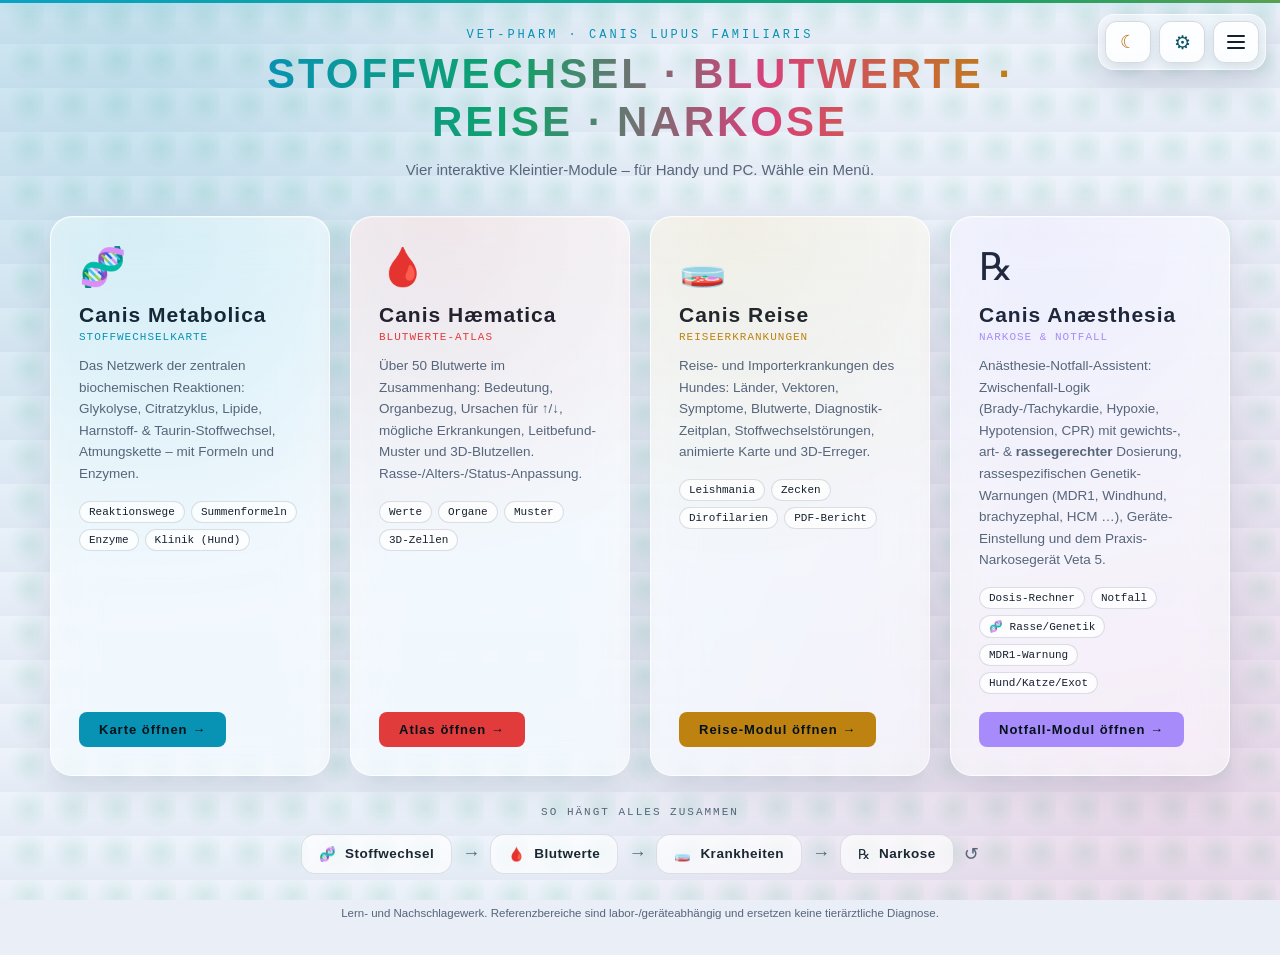
<file: index.html>
<!DOCTYPE html>
<html lang="de">
<head>
<meta charset="UTF-8">
<meta name="viewport" content="width=device-width, initial-scale=1.0, viewport-fit=cover">
<title>VET-PHARM · Canis – Stoffwechsel, Blutwerte, Reise & Narkose</title>
<meta name="description" content="Drei interaktive Module zum Hund: Canis Metabolica (Stoffwechselkarte), Canis Hæmatica (Blutwerte-Atlas) und Canis Reiseerkrankungen. Mobil und am PC.">
<meta name="theme-color" content="#0a0c10">
<meta property="og:title" content="VET-PHARM · Canis – Stoffwechsel, Blutwerte & Reiseerkrankungen">
<meta property="og:description" content="Stoffwechselkarte, Blutwerte-Atlas und Reiseerkrankungen des Hundes – interaktiv, mobil, mit 3D.">
<meta property="og:type" content="website">
<link rel="icon" href="canis-haematica/icon.svg" type="image/svg+xml">
<style>
:root{
  --bg:#0a0c10; --bg2:#121620; --panel:rgba(20,25,36,.7);
  --text:#e2e8f0; --muted:#94a3b8;
  --cyan:#00f2fe; --green:#00ff87; --red:#ff4d4d; --pink:#f35588; --amber:#ffd166;
  --font:Inter,Segoe UI,Roboto,Arial,system-ui,sans-serif;
  --tech:Segoe UI,Inter,var(--font); --mono:Cascadia Mono,Consolas,ui-monospace,monospace;
}
*{box-sizing:border-box;margin:0;padding:0}
body{background:var(--bg);color:var(--text);font-family:var(--font);min-height:100dvh;
  display:flex;flex-direction:column;align-items:center;justify-content:center;padding:28px 18px;
  background-image:
    radial-gradient(circle at 18% 20%,rgba(0,242,254,.10),transparent 42%),
    radial-gradient(circle at 82% 78%,rgba(255,77,77,.10),transparent 45%),
    linear-gradient(rgba(255,255,255,.018) 1px,transparent 1px),
    linear-gradient(90deg,rgba(255,255,255,.018) 1px,transparent 1px);
  background-size:auto,auto,44px 44px,44px 44px}
.head{text-align:center;margin-bottom:34px;max-width:760px}
.brand{font-family:var(--mono);font-size:12px;letter-spacing:3px;color:var(--cyan);text-transform:uppercase}
h1{font-family:var(--tech);font-size:clamp(26px,6vw,42px);letter-spacing:3px;margin:8px 0 12px;
  background:linear-gradient(90deg,var(--cyan),var(--green),var(--pink),var(--amber));
  -webkit-background-clip:text;background-clip:text;-webkit-text-fill-color:transparent}
.head p{color:var(--muted);font-size:15px;line-height:1.6}
.menus{display:grid;grid-template-columns:repeat(2,minmax(0,1fr));gap:20px;width:100%;max-width:1180px}
@media(min-width:1024px){.menus{grid-template-columns:repeat(4,minmax(0,1fr))}}
.tile{display:flex;flex-direction:column;text-decoration:none;color:inherit;background:var(--panel);
  border:1px solid rgba(255,255,255,.07);border-radius:18px;padding:28px;transition:.25s;position:relative;overflow:hidden}
.tile::before{content:"";position:absolute;inset:0;opacity:.10;transition:.25s;
  background:radial-gradient(circle at 30% 0%,var(--accent),transparent 60%)}
.tile:hover{transform:translateY(-4px);border-color:var(--accent);box-shadow:0 14px 40px rgba(0,0,0,.5)}
.tile:hover::before{opacity:.2}
.tile .ico{font-size:38px;margin-bottom:14px}
.tile h2{font-family:var(--tech);font-size:21px;letter-spacing:1px;margin-bottom:4px;color:#fff}
.tile .sub{font-family:var(--mono);font-size:11px;letter-spacing:1px;color:var(--accent);text-transform:uppercase;margin-bottom:12px}
.tile p{color:var(--muted);font-size:13.5px;line-height:1.6;margin-bottom:16px;position:relative}
.tile ul{list-style:none;display:flex;flex-wrap:wrap;gap:6px;margin-bottom:18px;position:relative}
.tile li{font-size:11px;font-family:var(--mono);padding:4px 9px;border-radius:14px;
  background:rgba(255,255,255,.05);border:1px solid rgba(255,255,255,.08);color:var(--text)}
.tile .go{margin-top:auto;align-self:flex-start;font-family:var(--tech);font-weight:700;font-size:13px;
  letter-spacing:1px;color:#04121a;background:var(--accent);padding:10px 20px;border-radius:8px;position:relative}
.m1{--accent:var(--cyan)} .m2{--accent:var(--red)} .m3{--accent:var(--amber)} .m4{--accent:#a78bfa}
.foot{margin-top:30px;text-align:center;color:var(--muted);font-size:11.5px;line-height:1.6;max-width:760px}
.foot a{color:var(--cyan);text-decoration:none}
.flow{margin-top:30px;width:100%;max-width:1120px;display:flex;align-items:center;justify-content:center;gap:10px;flex-wrap:wrap}
.flow-cap{width:100%;text-align:center;font-family:var(--mono);font-size:11px;letter-spacing:2px;text-transform:uppercase;color:var(--muted);margin-bottom:6px}
.flow .step{display:flex;align-items:center;gap:9px;padding:11px 17px;border-radius:14px;background:var(--panel);
  border:1px solid rgba(255,255,255,.08);text-decoration:none;color:var(--text);font-size:13.5px;transition:.22s}
.flow .step b{font-family:var(--tech);letter-spacing:.5px}
.flow .step:hover{border-color:var(--accent);transform:translateY(-2px);box-shadow:0 10px 26px rgba(0,0,0,.4)}
.flow .arrow{color:var(--muted);font-size:18px}
.flow .step.s1{--accent:var(--cyan)} .flow .step.s2{--accent:var(--red)} .flow .step.s3{--accent:var(--amber)} .flow .step.s4{--accent:#a78bfa}
@media(max-width:680px){.flow{flex-direction:column}.flow .arrow{transform:rotate(90deg)}}
@media(max-width:980px){.menus{grid-template-columns:1fr;max-width:560px}.tile{padding:22px}}
</style>
<link rel="stylesheet" href="shared/glass.css?v=9">
<script src="shared/vetpharm-ui.js?v=9"></script>
</head>
<body>
  <div class="head">
    <div class="brand">VET-PHARM · Canis lupus familiaris</div>
    <h1>STOFFWECHSEL · BLUTWERTE · REISE · NARKOSE</h1>
    <p>Vier interaktive Kleintier-Module – für Handy und PC. Wähle ein Menü.</p>
  </div>

  <div class="menus">
    <a class="tile m1" href="canis-metabolica/">
      <div class="ico">🧬</div>
      <h2>Canis Metabolica</h2>
      <div class="sub">Stoffwechselkarte</div>
      <p>Das Netzwerk der zentralen biochemischen Reaktionen: Glykolyse, Citratzyklus, Lipide, Harnstoff- &amp; Taurin-Stoffwechsel, Atmungskette – mit Formeln und Enzymen.</p>
      <ul><li>Reaktionswege</li><li>Summenformeln</li><li>Enzyme</li><li>Klinik (Hund)</li></ul>
      <span class="go">Karte öffnen →</span>
    </a>

    <a class="tile m2" href="canis-haematica/">
      <div class="ico">🩸</div>
      <h2>Canis Hæmatica</h2>
      <div class="sub">Blutwerte-Atlas</div>
      <p>Über 50 Blutwerte im Zusammenhang: Bedeutung, Organbezug, Ursachen für ↑/↓, mögliche Erkrankungen, Leitbefund-Muster und 3D-Blutzellen. Rasse-/Alters-/Status-Anpassung.</p>
      <ul><li>Werte</li><li>Organe</li><li>Muster</li><li>3D-Zellen</li></ul>
      <span class="go">Atlas öffnen →</span>
    </a>

    <a class="tile m3" href="canis-reise/">
      <div class="ico">🧫</div>
      <h2>Canis Reise</h2>
      <div class="sub">Reiseerkrankungen</div>
      <p>Reise- und Importerkrankungen des Hundes: Länder, Vektoren, Symptome, Blutwerte, Diagnostik-Zeitplan, Stoffwechselstörungen, animierte Karte und 3D-Erreger.</p>
      <ul><li>Leishmania</li><li>Zecken</li><li>Dirofilarien</li><li>PDF-Bericht</li></ul>
      <span class="go">Reise-Modul öffnen →</span>
    </a>

    <a class="tile m4" href="canis-anaesthesie/">
      <div class="ico">℞</div>
      <h2>Canis Anæsthesia</h2>
      <div class="sub">Narkose &amp; Notfall</div>
      <p>Anästhesie-Notfall-Assistent: Zwischenfall-Logik (Brady-/Tachykardie, Hypoxie, Hypotension, CPR) mit gewichts-, art- &amp; <b>rassegerechter</b> Dosierung, rassespezifischen Genetik-Warnungen (MDR1, Windhund, brachyzephal, HCM …), Geräte-Einstellung und dem Praxis-Narkosegerät Veta 5.</p>
      <ul><li>Dosis-Rechner</li><li>Notfall</li><li>🧬 Rasse/Genetik</li><li>MDR1-Warnung</li><li>Hund/Katze/Exot</li></ul>
      <span class="go">Notfall-Modul öffnen →</span>
    </a>
  </div>

  <div class="flow">
    <div class="flow-cap">So hängt alles zusammen</div>
    <a class="step s1" href="canis-metabolica/"><span>🧬</span><b>Stoffwechsel</b></a>
    <span class="arrow">→</span>
    <a class="step s2" href="canis-haematica/"><span>🩸</span><b>Blutwerte</b></a>
    <span class="arrow">→</span>
    <a class="step s3" href="canis-reise/"><span>🧫</span><b>Krankheiten</b></a>
    <span class="arrow">→</span>
    <a class="step s4" href="canis-anaesthesie/"><span>℞</span><b>Narkose</b></a>
    <span class="arrow" title="zurück zum Stoffwechsel">↺</span>
  </div>

  <div class="foot">
    Lern- und Nachschlagewerk. Referenzbereiche sind labor-/geräteabhängig und ersetzen keine tierärztliche Diagnose.
  </div>
</body>
</html>
</file>
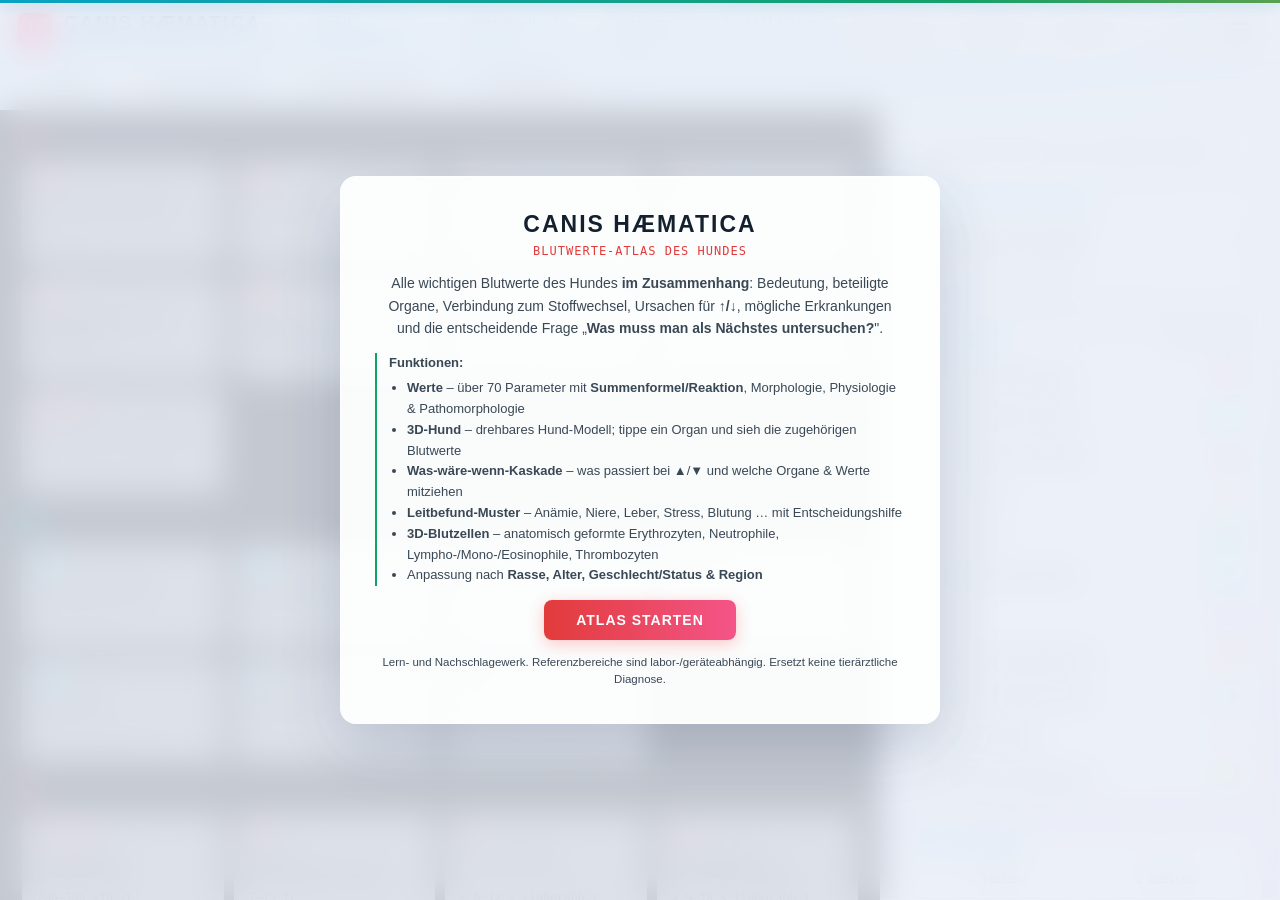
<file: canis-haematica/index.html>
<!DOCTYPE html>
<html lang="de">
<head>
<meta charset="UTF-8">
<meta name="viewport" content="width=device-width, initial-scale=1.0, viewport-fit=cover">
<title>Canis Hæmatica – Blutwerte-Atlas des Hundes</title>
<meta name="description" content="Interaktiver, mobiler Blutwerte-Atlas des Hundes: Referenzwerte, Organbezug, Stoffwechsel, ↑/↓-Ursachen, Erkrankungen, Diagnose-Muster und 3D-Blutzellen. Rasse-/Alters-/Status-Anpassung.">
<meta name="theme-color" content="#0a0c10">
<meta name="apple-mobile-web-app-capable" content="yes">
<meta name="apple-mobile-web-app-title" content="Canis Hæmatica">
<meta property="og:title" content="Canis Hæmatica – Blutwerte-Atlas Hund">
<meta property="og:description" content="Blutwerte des Hundes im Zusammenhang: Organe, Stoffwechsel, Muster, 3D-Zellen.">
<meta property="og:type" content="website">
<meta property="og:locale" content="de_DE">
<link rel="icon" href="icon.svg" type="image/svg+xml">
<link rel="manifest" href="manifest.webmanifest">
<style>
:root{
  --bg-primary:#0a0c10; --bg-secondary:#121620; --bg-tertiary:#1a1f2c;
  --bg-panel:rgba(18,22,32,.85);
  --border-color:rgba(0,242,254,.15); --border-glow:rgba(0,242,254,.4);
  --text-main:#e2e8f0; --text-muted:#94a3b8;
  --accent:#ff4d4d; --accent2:#00f2fe;
  --up:#ff8c6b; --down:#6bd3ff; --next:#00ff87;
  --font-sans:Inter,Segoe UI,Roboto,Arial,system-ui,sans-serif;
  --font-mono:Cascadia Mono,Consolas,ui-monospace,monospace;
  --font-tech:Segoe UI,Inter,var(--font-sans);
}
*{box-sizing:border-box;margin:0;padding:0}
body{background:var(--bg-primary);color:var(--text-main);font-family:var(--font-sans);
  height:100vh;overflow:hidden;display:flex;flex-direction:column}

/* Header */
header{height:60px;background:linear-gradient(90deg,#16121a,#0a0c10);
  border-bottom:1px solid var(--border-color);display:flex;align-items:center;
  justify-content:space-between;padding:0 18px;position:relative;z-index:10;
  box-shadow:0 4px 20px rgba(0,0,0,.5)}
.logo-container{display:flex;align-items:center;gap:12px;min-width:0}
.logo-icon{width:34px;height:34px;border-radius:7px;flex-shrink:0;
  background:linear-gradient(135deg,var(--accent),#f35588);
  display:flex;align-items:center;justify-content:center;font-family:var(--font-tech);
  font-weight:900;font-size:18px;color:#fff;box-shadow:0 0 15px rgba(255,77,77,.4)}
header h1{font-family:var(--font-tech);font-size:19px;font-weight:700;letter-spacing:2px;white-space:nowrap;
  background:linear-gradient(90deg,#fff,var(--text-muted));
  -webkit-background-clip:text;background-clip:text;-webkit-text-fill-color:transparent}
.subtitle{font-size:11px;color:var(--accent);font-family:var(--font-mono);
  letter-spacing:1px;text-transform:uppercase;white-space:nowrap;overflow:hidden;text-overflow:ellipsis}
.meta-info{display:flex;gap:18px;font-size:12px;font-family:var(--font-mono);color:var(--text-muted)}
.meta-item span{color:var(--accent2)}
.app-actions{display:flex;gap:8px;align-items:center}
.app-action{height:34px;border-radius:7px;border:1px solid var(--border-color);background:rgba(26,31,44,.75);
  color:var(--text-main);font-family:var(--font-mono);font-size:11px;padding:0 10px;cursor:pointer;
  display:inline-flex;align-items:center;justify-content:center;gap:6px;transition:.2s;text-decoration:none}
.app-action:hover{border-color:var(--accent2);color:#fff;box-shadow:0 0 10px rgba(0,242,254,.18)}
.app-action.alt{border-color:rgba(0,255,135,.3)}
.app-action.alt:hover{border-color:var(--next)}
@media(max-width:820px){.meta-info{display:none}}

/* Hamburger-Navigation (Modul-Wechsel) */
.hamburger{height:34px;width:40px;border-radius:7px;border:1px solid var(--border-color);
  background:rgba(26,31,44,.75);color:var(--text-main);cursor:pointer;display:inline-flex;
  flex-direction:column;align-items:center;justify-content:center;gap:4px;transition:.2s;flex-shrink:0}
.hamburger:hover{border-color:var(--accent2);box-shadow:0 0 10px rgba(0,242,254,.18)}
.hamburger span{display:block;width:18px;height:2px;background:currentColor;border-radius:2px}
.nav-overlay{position:fixed;inset:0;background:rgba(6,8,12,.72);-webkit-backdrop-filter:blur(6px);
  backdrop-filter:blur(6px);z-index:100;opacity:0;visibility:hidden;transition:.3s}
.nav-overlay.open{opacity:1;visibility:visible}
.nav-panel{position:absolute;top:0;right:0;height:100%;width:min(340px,87vw);
  background:linear-gradient(160deg,#16121a,#0a0c10);border-left:1px solid var(--border-color);
  box-shadow:-12px 0 40px rgba(0,0,0,.6);padding:22px 18px;display:flex;flex-direction:column;gap:12px;
  transform:translateX(100%);transition:transform .32s cubic-bezier(.4,0,.2,1)}
.nav-overlay.open .nav-panel{transform:translateX(0)}
.nav-head{display:flex;align-items:center;justify-content:space-between;margin-bottom:8px}
.nav-head h2{font-family:var(--font-tech);font-size:15px;letter-spacing:2px;color:#fff}
.nav-close{background:none;border:none;color:var(--text-muted);font-size:24px;cursor:pointer;line-height:1}
.nav-close:hover{color:#fff}
.nav-link{display:flex;align-items:center;gap:14px;padding:14px 16px;border-radius:12px;text-decoration:none;
  border:1px solid rgba(255,255,255,.06);background:rgba(255,255,255,.02);transition:.2s}
.nav-link:hover{border-color:var(--nl);background:rgba(255,255,255,.05);transform:translateX(-3px)}
.nav-link .nl-ic{font-size:24px;width:34px;text-align:center;flex-shrink:0}
.nav-link .nl-tt{font-family:var(--font-tech);font-size:15px;font-weight:700;color:#fff;display:block}
.nav-link .nl-sb{font-size:11.5px;color:var(--text-muted);font-family:var(--font-mono)}
.nav-link.active{border-color:var(--nl);background:rgba(255,77,77,.06)}
.nav-link.active .nl-tt{color:var(--nl)}
.nav-foot{margin-top:auto;font-size:11px;color:var(--text-muted);line-height:1.5}

/* Mode tabs */
.mode-bar{display:flex;gap:6px;align-items:center;padding:8px 16px;background:#0c0e14;
  border-bottom:1px solid rgba(255,255,255,.05);position:relative;z-index:9;overflow-x:auto}
.mode-tab{flex:0 0 auto;padding:8px 16px;border-radius:8px;border:1px solid rgba(255,255,255,.06);
  background:rgba(255,255,255,.02);color:var(--text-muted);font-size:13px;font-weight:600;cursor:pointer;
  display:flex;align-items:center;gap:7px;transition:.2s;white-space:nowrap}
.mode-tab:hover{color:#fff;border-color:rgba(255,255,255,.15)}
.mode-tab.active{color:#04121a;background:linear-gradient(90deg,var(--accent2),#00ff87);border-color:transparent;
  box-shadow:0 0 14px rgba(0,242,254,.3)}

/* Layout */
.dashboard-container{display:flex;flex:1;position:relative;height:calc(100vh - 60px - 49px);min-height:0}
.sidebar{width:400px;background:var(--bg-panel);border-right:1px solid var(--border-color);
  backdrop-filter:blur(12px);-webkit-backdrop-filter:blur(12px);display:flex;flex-direction:column;
  z-index:5;box-shadow:10px 0 30px rgba(0,0,0,.4)}
.sidebar-scroll{flex:1;overflow-y:auto;padding:18px}
.sidebar-scroll::-webkit-scrollbar{width:6px}
.sidebar-scroll::-webkit-scrollbar-thumb{background:rgba(0,242,254,.18);border-radius:3px}

.search-container{position:relative;margin-bottom:14px}
.search-input{width:100%;padding:12px 16px 12px 40px;background:var(--bg-tertiary);
  border:1px solid var(--border-color);border-radius:8px;color:#fff;font-family:var(--font-sans);
  font-size:14px;outline:none;transition:.3s}
.search-input:focus{border-color:var(--accent2);box-shadow:0 0 10px rgba(0,242,254,.25)}
.search-icon{position:absolute;left:14px;top:50%;transform:translateY(-50%);color:var(--text-muted);pointer-events:none}

.panel-card{background:rgba(26,31,44,.6);border:1px solid rgba(255,255,255,.03);
  border-radius:12px;padding:14px;margin-bottom:14px}
.panel-card h3{font-family:var(--font-tech);font-size:12.5px;color:var(--accent2);
  margin-bottom:10px;text-transform:uppercase;letter-spacing:1px;display:flex;
  align-items:center;justify-content:space-between}
.reset-link{font-family:var(--font-mono);font-size:10px;color:var(--text-muted);cursor:pointer;text-transform:none;letter-spacing:0}
.reset-link:hover{color:var(--accent2)}

.status-select{width:100%;padding:10px 12px;background:var(--bg-tertiary);border:1px solid var(--border-color);
  border-radius:8px;color:#fff;font-size:13px;outline:none;cursor:pointer}
.status-note{font-size:12px;line-height:1.55;color:var(--text-muted);margin-top:10px;
  border-left:2px solid var(--accent);padding-left:10px}

.filter-list{display:flex;flex-direction:column;gap:7px}
.filter-item{display:flex;align-items:center;justify-content:space-between;padding:8px 12px;
  background:rgba(255,255,255,.02);border:1px solid rgba(255,255,255,.03);border-radius:6px;
  cursor:pointer;font-size:13px;font-weight:500;transition:.2s}
.filter-item:hover{background:rgba(255,255,255,.05)}
.filter-item.active{border-color:var(--item-color);background:rgba(var(--item-color-rgb),.10)}
.filter-color-indicator{width:10px;height:10px;border-radius:50%;background:var(--item-color);
  box-shadow:0 0 8px var(--item-color);flex-shrink:0}
.quick-actions{display:grid;grid-template-columns:1fr 1fr;gap:8px}
.quick-actions .app-action{width:100%;height:38px}
.source-list{display:flex;flex-direction:column;gap:8px;margin-top:10px}
.source-list a{color:var(--accent2);text-decoration:none;border-bottom:1px dotted rgba(0,242,254,.35);font-size:13px}
.source-list a:hover{color:#fff}

/* Detail panel */
.detail-header{display:flex;align-items:center;gap:8px;margin-bottom:12px;flex-wrap:wrap}
.detail-badge{font-family:var(--font-mono);font-size:10px;padding:3px 8px;border-radius:5px;font-weight:700;letter-spacing:.4px}
.detail-title{font-family:var(--font-tech);font-size:18px;font-weight:700;color:#fff;line-height:1.25}
.detail-subtitle{font-family:var(--font-mono);font-size:12px;color:var(--accent2);
  margin:6px 0 12px;border-bottom:1px solid rgba(255,255,255,.05);padding-bottom:8px;line-height:1.5}
.detail-body{font-size:13.5px;line-height:1.6;color:var(--text-main)}
.detail-body p{margin-bottom:8px}
.detail-formula{background:rgba(0,0,0,.3);border-left:2px solid var(--accent2);padding:8px 12px;
  font-family:var(--font-mono);font-size:14px;margin:12px 0;border-radius:0 4px 4px 0;display:flex;flex-direction:column;gap:3px}
.detail-formula .lbl{font-size:10px;color:var(--text-muted);text-transform:uppercase}
.detail-dog-note{margin:10px 0;background:rgba(255,77,77,.06);border:1px dashed rgba(255,77,77,.3);
  border-radius:6px;padding:10px;font-size:12.5px;color:#ffc0c0;line-height:1.5}
.detail-dog-note strong{color:var(--accent)}
.detail-tox-note{margin-top:12px;background:rgba(0,255,135,.05);border:1px solid rgba(0,255,135,.25);
  border-radius:6px;padding:10px;font-size:12.5px;color:#a7f3cf;line-height:1.5}
.detail-tox-note strong{color:var(--next)}
.d-sec{margin-top:12px;border-top:1px solid rgba(255,255,255,.05);padding-top:10px}
.d-sec-h{font-family:var(--font-tech);font-size:12px;letter-spacing:.6px;color:#fff;display:block;margin-bottom:6px}
.d-sec-b{font-size:13px;line-height:1.6;color:var(--text-main)}
.d-sec ul{margin:0 0 0 18px;font-size:13px;line-height:1.55}
.d-sec ul li{margin-bottom:3px}
.d-sec.up .d-sec-h{color:var(--up)} .d-sec.down .d-sec-h{color:var(--down)} .d-sec.next .d-sec-h{color:var(--next)}
.d-sec.up ul{border-left:2px solid rgba(255,140,107,.35);padding-left:16px}
.d-sec.down ul{border-left:2px solid rgba(107,211,255,.35);padding-left:16px}
.chips-row{display:flex;flex-wrap:wrap;gap:6px}
.chip{display:inline-flex;align-items:center;padding:4px 9px;border-radius:20px;font-size:11.5px;font-weight:600;cursor:pointer;
  background:rgba(255,255,255,.04);border:1px solid var(--c,#888);color:#fff;transition:.2s;line-height:1.2}
.chip:hover{background:var(--c,#888);color:#04121a}
.chip.mini{font-size:11px;padding:3px 8px}
.chip.organ{border-color:rgba(255,255,255,.18)}
.tag{display:inline-block;padding:4px 9px;border-radius:6px;font-size:11.5px;background:rgba(255,255,255,.05);
  border:1px solid rgba(255,255,255,.08);color:var(--text-muted)}

/* Canvas / views */
.canvas-container{flex:1;position:relative;overflow:hidden;background:#08090d;min-width:0}
.grid-bg{position:absolute;inset:0;background-image:
  linear-gradient(rgba(255,77,77,.03) 1px,transparent 1px),
  linear-gradient(90deg,rgba(0,242,254,.03) 1px,transparent 1px);
  background-size:42px 42px;pointer-events:none}
#view-canvas{position:absolute;inset:0;overflow-y:auto;padding:22px;z-index:1}
#view-canvas::-webkit-scrollbar{width:8px}
#view-canvas::-webkit-scrollbar-thumb{background:rgba(255,255,255,.1);border-radius:4px}

/* Werte-Raster */
.werte-wrap{display:flex;flex-direction:column;gap:22px;max-width:1100px;margin:0 auto}
.cat-group{}
.cat-head{display:flex;align-items:center;gap:10px;font-family:var(--font-tech);font-size:14px;font-weight:700;
  color:#fff;margin-bottom:12px;letter-spacing:.5px}
.cat-head .cat-dot{width:11px;height:11px;border-radius:50%;background:var(--c);box-shadow:0 0 10px var(--c)}
.cat-head .cat-count{margin-left:auto;font-family:var(--font-mono);font-size:11px;color:var(--text-muted);
  background:rgba(255,255,255,.05);padding:2px 8px;border-radius:10px}
.card-grid{display:grid;grid-template-columns:repeat(auto-fill,minmax(168px,1fr));gap:10px}
.val-card{background:rgba(20,25,36,.7);border:1px solid rgba(255,255,255,.06);border-left:3px solid var(--c);
  border-radius:10px;padding:12px;cursor:pointer;transition:.2s;position:relative}
.val-card:hover{transform:translateY(-2px);border-color:var(--c);box-shadow:0 6px 18px rgba(0,0,0,.4),0 0 0 1px rgba(var(--c-rgb),.4)}
.val-card.sel{background:rgba(var(--c-rgb),.12);border-color:var(--c);box-shadow:0 0 0 1px var(--c)}
.vc-top{display:flex;justify-content:space-between;align-items:center;margin-bottom:6px}
.vc-abbr{font-family:var(--font-mono);font-size:14px;font-weight:700;color:var(--c)}
.vc-mod{font-size:13px;color:#ffcf6b}
.vc-name{font-size:12.5px;font-weight:600;color:var(--text-main);line-height:1.3;margin-bottom:8px;min-height:32px}
.vc-ref{font-family:var(--font-mono);font-size:11.5px;color:var(--text-muted);line-height:1.4}
.vc-unit{color:var(--c);opacity:.8}
.empty{color:var(--text-muted);text-align:center;padding:40px;font-size:14px}

/* Organ-Karte (3D-Hund) */
.organ-wrap{display:flex;flex-direction:column;gap:16px;max-width:1000px;margin:0 auto}
.organ-stage{position:relative;height:min(58vh,520px);
  background:radial-gradient(circle at 50% 42%,rgba(0,242,254,.06),rgba(255,77,77,.04) 55%,transparent 75%);
  border:1px solid rgba(255,255,255,.07);border-radius:14px;overflow:hidden;touch-action:none}
.organ-stage canvas{position:absolute;inset:0;display:block;width:100%;height:100%;cursor:grab}
.organ-stage canvas:active{cursor:grabbing}
.organ-stage.svg-mode{height:auto;padding:8px;touch-action:auto}
.organ3d-hint{position:absolute;top:10px;left:12px;z-index:3;font-family:var(--font-mono);font-size:11px;
  color:var(--text-muted);background:rgba(8,10,14,.6);padding:5px 10px;border-radius:8px;pointer-events:none;max-width:62%}
.organ3d-ctrls{position:absolute;top:8px;right:8px;z-index:3;display:flex;flex-direction:column;gap:6px;align-items:flex-end}
.o3d-btn{font-family:var(--font-mono);font-size:11px;font-weight:600;color:var(--text-main);cursor:pointer;
  background:rgba(8,10,14,.7);border:1px solid rgba(255,255,255,.14);border-radius:8px;padding:6px 10px;transition:.2s;white-space:nowrap}
.o3d-btn:hover{border-color:var(--accent2);color:#fff}
.o3d-btn.on{border-color:var(--accent2);color:#04121a;background:var(--accent2)}
.organ3d-loading{position:absolute;inset:0;display:flex;align-items:center;justify-content:center;
  color:var(--text-muted);font-size:13px}
.organ-meta{margin:12px 0;background:rgba(255,209,102,.05);border:1px solid rgba(255,209,102,.18);border-radius:10px;padding:10px 12px}
.organ-meta .organ-sub{color:#ffd166;margin-bottom:6px}
.organ-meta-b{font-size:13px;line-height:1.6;color:var(--text-main)}
.meta-link{color:var(--accent2);text-decoration:none;border-bottom:1px dotted rgba(0,242,254,.4);white-space:nowrap}
.meta-link:hover{color:#fff}
.organ-chips.links .chip{border-style:dashed}

/* Anatomie-Ansicht (interaktive Vektor-Lateralansicht) */
.organ-modebar{display:flex;gap:8px;margin-bottom:12px}
.organ-mode-btn{flex:0 0 auto;padding:8px 16px;border-radius:8px;border:1px solid rgba(255,255,255,.1);
  background:rgba(255,255,255,.02);color:var(--text-muted);font-size:13px;font-weight:600;cursor:pointer;transition:.2s}
.organ-mode-btn:hover{color:#fff;border-color:rgba(255,255,255,.2)}
.organ-mode-btn.on{color:#04121a;background:linear-gradient(90deg,var(--accent2),#00ff87);border-color:transparent;box-shadow:0 0 12px rgba(0,242,254,.3)}
.organ-stage.anat-mode{height:auto;overflow:visible;touch-action:auto;padding:6px 6px 10px}
.anat-scroll{position:relative}
#anat-svg{width:100%;height:auto;display:block}
.anat-body{fill:rgba(217,164,65,.05);stroke:rgba(0,242,254,.28);stroke-width:2}
.anat-leg{fill:rgba(217,164,65,.07);stroke:rgba(0,242,254,.14);stroke-width:1.4}
.anat-leg.far{fill:rgba(217,164,65,.035);stroke:rgba(0,242,254,.07)}
.anat-cap{fill:#9fb0c4;font-family:var(--font-mono);font-size:11px;text-anchor:middle;opacity:.65;pointer-events:none}
.anat-organ{cursor:pointer}
.anat-organ .organ-body{stroke:rgba(0,0,0,.35);stroke-width:1.4;transition:.2s;filter:url(#anat-soft)}
.anat-organ:hover .organ-body{stroke:#fff;stroke-width:2}
.anat-organ.active .organ-body{stroke:var(--oc);stroke-width:3;filter:drop-shadow(0 0 7px var(--oc))}
/* Foto-Modus: unsichtbare, antippbare Organ-Zonen über dem echten Bild */
.organ-stage.anat-photo{background:#0a0c10}
.anat-hot{fill:#fff;fill-opacity:0;stroke:rgba(255,255,255,0);pointer-events:all;filter:none}
.anat-organ:hover .anat-hot{fill:#fff;fill-opacity:.06;stroke:#fff;stroke-width:2}
.anat-organ.active .anat-hot{fill:var(--oc);fill-opacity:.14;stroke:var(--oc);stroke-width:3;filter:drop-shadow(0 0 9px var(--oc))}
/* sichtbare farbige Organ-Punkte auf dem Echtbild */
.anat-pt{cursor:pointer}
.anat-pt .pt-halo{fill:var(--oc);opacity:.16;transition:.2s}
.anat-pt .pt-dot{fill:var(--oc);stroke:#fff;stroke-width:2.5;transition:.2s;filter:drop-shadow(0 1px 2px rgba(0,0,0,.7))}
.anat-pt .pt-num{fill:#04121a;font-family:var(--font-mono);font-weight:700;text-anchor:middle;dominant-baseline:central;pointer-events:none}
.anat-pt:hover .pt-dot{stroke-width:3.5}
.anat-pt:hover .pt-halo{opacity:.34}
.anat-organ.active .pt-dot{stroke:#fff;stroke-width:4;filter:drop-shadow(0 0 11px var(--oc))}
.anat-organ.active .pt-halo{opacity:.55}
#anat-svg.badges-off .anat-pt{display:none}
.anat-badge{cursor:pointer}
.anat-badge .badge-leader{stroke:var(--oc);stroke-width:1.2;opacity:.45}
.anat-badge circle{fill:rgba(8,10,14,.92);stroke:var(--oc);stroke-width:2;transition:.2s}
.anat-badge text{fill:#fff;font-family:var(--font-mono);font-weight:700;font-size:12px;text-anchor:middle;dominant-baseline:central;pointer-events:none}
.anat-badge:hover circle{fill:var(--oc)}
.anat-badge.active circle{fill:var(--oc)}
.anat-badge.active text{fill:#04121a}
#anat-svg.badges-off .anat-badges{display:none}
.anat-flow{fill:none;stroke-width:2.5;stroke-linecap:round;opacity:.32;stroke-dasharray:2 11;animation:anatflow 1.5s linear infinite}
.anat-flow.rel{opacity:.95;stroke-width:4}
#anat-svg.flows-off #anat-flows{display:none}
@keyframes anatflow{to{stroke-dashoffset:-26}}
.anat-legend{display:grid;grid-template-columns:repeat(auto-fill,minmax(148px,1fr));gap:6px;margin-top:14px}
.anat-legend-item{display:flex;align-items:center;gap:8px;padding:7px 10px;border-radius:8px;border:1px solid rgba(255,255,255,.08);
  background:rgba(255,255,255,.02);color:var(--text-main);font-size:12.5px;cursor:pointer;text-align:left;transition:.2s;font-family:var(--font-sans)}
.anat-legend-item:hover{border-color:var(--oc);background:rgba(255,255,255,.05)}
.anat-legend-item.active{border-color:var(--oc);box-shadow:0 0 0 1px var(--oc),0 0 12px rgba(0,242,254,.15)}
.ali-num{display:inline-flex;align-items:center;justify-content:center;width:20px;height:20px;border-radius:50%;
  background:var(--oc);color:#04121a;font-weight:700;font-size:11px;font-family:var(--font-mono);flex-shrink:0}
.ali-ic{font-size:14px}
.ali-nm{overflow:hidden;text-overflow:ellipsis;white-space:nowrap}
@media(prefers-reduced-motion:reduce){.anat-flow{animation:none}}
#organ-svg{width:100%;height:auto;display:block}
.dog-body{fill:rgba(255,255,255,.04);stroke:rgba(0,242,254,.25);stroke-width:.5}
.organ-node{cursor:pointer}
.organ-node circle{fill:#1a1f2c;stroke:var(--oc,var(--accent2));stroke-width:.6;transition:.2s}
.organ-node:hover circle{fill:var(--oc,var(--accent2))}
.organ-node.active circle{fill:var(--oc,var(--accent));stroke:#fff;stroke-width:.8;filter:drop-shadow(0 0 4px var(--oc,var(--accent)))}
.organ-label{font-family:var(--font-mono);font-size:2.4px;fill:var(--text-muted);text-anchor:middle;pointer-events:none}
.organ-node.active .organ-label,.organ-node:hover .organ-label{fill:#fff;font-weight:700}
.organ-info{background:rgba(20,25,36,.7);border:1px solid rgba(255,255,255,.06);border-radius:12px;padding:16px}
.organ-title{font-family:var(--font-tech);font-size:18px;font-weight:700;color:#fff;margin-bottom:6px;display:flex;align-items:center;gap:10px;flex-wrap:wrap}
.organ-sys{font-family:var(--font-mono);font-size:10px;font-weight:700;letter-spacing:.5px;padding:3px 8px;border-radius:20px;
  color:var(--c);border:1px solid var(--c);background:rgba(255,255,255,.03);text-transform:uppercase}
.organ-desc{font-size:13.5px;line-height:1.6;color:var(--text-main);margin-bottom:12px}
.organ-sub{font-family:var(--font-tech);font-size:12px;color:var(--accent2);text-transform:uppercase;letter-spacing:1px;margin-bottom:8px}
.organ-chips{display:flex;flex-wrap:wrap;gap:7px}

/* Kaskade (Was-wäre-wenn) + neue Detail-Abschnitte */
.detail-formula.react{border-left-color:var(--next);font-size:12.5px}
.cascade{margin-top:14px;background:linear-gradient(160deg,rgba(0,242,254,.05),rgba(255,77,77,.04));
  border:1px solid rgba(255,255,255,.08);border-radius:12px;padding:13px}
.cascade-head{font-family:var(--font-tech);font-size:12.5px;color:#fff;margin-bottom:10px}
.cascade-head b{color:var(--accent2)}
.cascade-btns{display:flex;gap:8px;margin-bottom:6px}
.casc-btn{flex:1;padding:9px;border-radius:8px;border:1px solid rgba(255,255,255,.12);cursor:pointer;
  background:rgba(255,255,255,.03);color:var(--text-main);font-size:12.5px;font-weight:700;font-family:var(--font-mono);transition:.2s}
.casc-btn.up{color:var(--up)} .casc-btn.down{color:var(--down)}
.casc-btn:hover{border-color:currentColor}
.casc-btn.up.on{background:rgba(255,140,107,.16);border-color:var(--up)}
.casc-btn.down.on{background:rgba(107,211,255,.16);border-color:var(--down)}
.casc-btn.link{flex:none;display:inline-block;margin-top:10px;color:var(--accent2);font-family:var(--font-sans);font-weight:600;padding:7px 12px}
.casc-btn.link:hover{border-color:var(--accent2);background:rgba(0,242,254,.1)}
.cascade-out:not(:empty){margin-top:10px;border-top:1px solid rgba(255,255,255,.06);padding-top:10px}
.casc-effect{font-size:13px;line-height:1.55;color:#ffe1b0;background:rgba(255,140,107,.08);
  border-left:2px solid var(--up);padding:8px 10px;border-radius:0 6px 6px 0;margin-bottom:10px}
.casc-row{margin-bottom:9px}
.casc-lbl{display:block;font-family:var(--font-tech);font-size:10.5px;letter-spacing:.6px;text-transform:uppercase;
  color:var(--text-muted);margin-bottom:5px}
.casc-muted{font-size:12px;color:var(--text-muted)}

/* Muster */
.muster-wrap{display:grid;grid-template-columns:repeat(auto-fill,minmax(300px,1fr));gap:14px;max-width:1100px;margin:0 auto}
.muster-card{background:rgba(20,25,36,.7);border:1px solid rgba(255,255,255,.06);border-top:3px solid var(--c);
  border-radius:12px;padding:16px}
.muster-head{display:flex;align-items:center;gap:9px;margin-bottom:10px}
.muster-icon{font-size:20px}
.muster-name{font-family:var(--font-tech);font-size:15px;font-weight:700;color:#fff}
.muster-summary{font-size:13px;line-height:1.55;color:var(--text-muted);margin-bottom:12px}
.muster-findings{display:flex;flex-wrap:wrap;gap:6px;margin-bottom:12px}
.finding{font-family:var(--font-mono);font-size:11.5px;font-weight:700;padding:4px 9px;border-radius:6px;cursor:pointer;
  border:1px solid rgba(255,255,255,.1);transition:.2s}
.finding:hover{transform:translateY(-1px)}
.finding.dir-up{color:var(--up);background:rgba(255,140,107,.08);border-color:rgba(255,140,107,.3)}
.finding.dir-down{color:var(--down);background:rgba(107,211,255,.08);border-color:rgba(107,211,255,.3)}
.finding.dir-var{color:#ffd166;background:rgba(255,209,102,.08);border-color:rgba(255,209,102,.3)}
.muster-decisive{font-size:12.5px;line-height:1.6;color:var(--text-main);background:rgba(0,0,0,.25);
  padding:9px 11px;border-radius:8px;margin-bottom:8px}
.muster-decisive b{color:var(--c)}
.muster-next{font-size:12.5px;line-height:1.6;color:var(--text-muted)}
.muster-next b{color:var(--next)}

/* 3D-Zellen */
.cell3d-wrap{display:flex;flex-direction:column;gap:14px;max-width:1000px;margin:0 auto;height:100%}
#cell3d-stage{position:relative;width:100%;height:min(58vh,460px);background:radial-gradient(circle at 50% 50%,#13070b,#08090d);
  border:1px solid rgba(255,77,77,.18);border-radius:14px;overflow:hidden;touch-action:none}
#cell3d-stage canvas{display:block;width:100%;height:100%}
.cell3d-loading{position:absolute;inset:0;display:flex;align-items:center;justify-content:center;text-align:center;
  color:var(--text-muted);font-size:13px;padding:20px;line-height:1.6}
.cell3d-legend{display:flex;gap:8px;flex-wrap:wrap;justify-content:center}
.cell-leg{display:inline-flex;align-items:center;gap:7px;padding:7px 14px;border-radius:20px;cursor:pointer;
  background:rgba(255,255,255,.04);border:1px solid var(--c);color:#fff;font-size:13px;font-weight:600;transition:.2s}
.cell-leg span{width:11px;height:11px;border-radius:50%;background:var(--c);box-shadow:0 0 8px var(--c)}
.cell-leg:hover{background:var(--c);color:#04121a}
.cell-leg.on{background:var(--c);color:#04121a;box-shadow:0 0 12px var(--c)}
.cell3d-info{background:rgba(20,25,36,.7);border:1px solid rgba(255,255,255,.06);border-radius:12px;padding:15px;
  font-size:13.5px;line-height:1.6;color:var(--text-main);min-height:60px}

/* Welcome */
.welcome-overlay{position:fixed;inset:0;background:rgba(10,12,16,.93);backdrop-filter:blur(10px);z-index:30;
  display:flex;align-items:center;justify-content:center;opacity:1;transition:opacity .5s}
.welcome-box{max-width:600px;background:var(--bg-secondary);border:1px solid var(--border-color);border-radius:16px;
  padding:34px;text-align:center;box-shadow:0 10px 40px rgba(0,0,0,.8),0 0 30px rgba(255,77,77,.12);margin:14px}
.welcome-box h2{font-family:var(--font-tech);font-size:23px;color:#fff;margin-bottom:6px;letter-spacing:2px}
.welcome-box .ws{color:var(--accent);font-family:var(--font-mono);font-size:12px;letter-spacing:1px;margin-bottom:14px}
.welcome-box p{color:var(--text-muted);font-size:14px;line-height:1.6;margin-bottom:14px}
.welcome-feat{text-align:left;margin:14px 0;font-size:13px;color:var(--text-main);
  border-left:2px solid var(--next);padding-left:12px;line-height:1.6}
.welcome-feat ul{margin-left:18px;margin-top:4px}
.welcome-btn{background:linear-gradient(90deg,var(--accent),#f35588);color:#fff;font-family:var(--font-tech);
  font-weight:700;font-size:14px;letter-spacing:1px;padding:12px 32px;border:none;border-radius:8px;cursor:pointer;
  transition:.3s;box-shadow:0 4px 15px rgba(255,77,77,.3)}
.welcome-btn:hover{transform:translateY(-2px);box-shadow:0 6px 20px rgba(255,77,77,.5)}
.welcome-disc{margin-top:14px;font-size:11.5px;color:var(--text-muted);line-height:1.5}

/* ---------- MOBILE ---------- */
@media(max-width:900px){
  body{height:100dvh}
  header{height:56px;padding:0 12px}
  header h1{font-size:15px;letter-spacing:1px}
  .subtitle{font-size:8.5px;letter-spacing:.3px}
  .app-action{width:36px;padding:0;font-size:0}
  .app-action span{font-size:15px}
  .app-action.alt{font-size:11px;width:auto;padding:0 10px}
  .dashboard-container{flex-direction:column;height:calc(100dvh - 56px - 49px)}
  .canvas-container{flex:1;order:1;min-height:0}
  .sidebar{width:100%;order:2;max-height:46%;border-right:none;border-top:1px solid var(--border-color);
    border-radius:16px 16px 0 0;box-shadow:0 -8px 24px rgba(0,0,0,.5)}
  .sidebar-scroll{padding:14px}
  #view-canvas{padding:16px}
  .card-grid{grid-template-columns:repeat(auto-fill,minmax(150px,1fr));gap:9px}
  .vc-name{min-height:0}
  .muster-wrap{grid-template-columns:1fr}
  .detail-title{font-size:19px}
  .detail-body,.d-sec-b{font-size:14.5px}
  .d-sec ul{font-size:14px}
  .organ-label{font-size:3px}
  #cell3d-stage{height:42vh}
  .mode-tab{padding:8px 13px;font-size:12.5px}
}
@media(max-width:560px){
  .card-grid{grid-template-columns:1fr 1fr}
  .meta-info{display:none}
}
</style>
<link rel="stylesheet" href="../shared/glass.css?v=9">
<script src="../shared/vetpharm-ui.js?v=9"></script>
</head>
<body>
<header>
  <div class="logo-container">
    <div class="logo-icon">H</div>
    <div style="min-width:0">
      <h1>CANIS HÆMATICA</h1>
      <div class="subtitle">Blutwerte-Atlas &bull; Canis lupus familiaris</div>
    </div>
  </div>
  <div class="meta-info">
    <div class="meta-item">Modul: <span>Blutdiagnostik</span></div>
    <div class="meta-item">Spezies: <span>Hund (canine)</span></div>
    <div class="meta-item">Version: <span>3.6 · Echtbild (ohne Labels)</span></div>
  </div>
  <div class="app-actions">
    <a class="app-action alt" href="../canis-metabolica/" title="Zur Stoffwechselkarte">⇄ Stoffwechsel</a>
    <button id="btn-sources" class="app-action" title="Quellen & Regionen"><span>i</span> Quellen</button>
    <button id="btn-share" class="app-action" title="Teilen (WhatsApp/System)"><span>↗</span> Teilen</button>
    <button id="btn-nav" class="hamburger" title="Module / Menü" aria-label="Menü öffnen"><span></span><span></span><span></span></button>
  </div>
</header>

<div id="nav-overlay" class="nav-overlay" role="dialog" aria-modal="true" aria-label="Modul-Navigation">
  <div class="nav-panel">
    <div class="nav-head"><h2>VET-PHARM</h2><button id="nav-close" class="nav-close" aria-label="Menü schließen">&times;</button></div>
    <a class="nav-link" style="--nl:#00f2fe" href="../canis-metabolica/">
      <span class="nl-ic">🧬</span><span><span class="nl-tt">Canis Metabolica</span><span class="nl-sb">Stoffwechselkarte</span></span></a>
    <a class="nav-link active" style="--nl:#ff4d4d" href="../canis-haematica/">
      <span class="nl-ic">🩸</span><span><span class="nl-tt">Canis Hæmatica</span><span class="nl-sb">Blutwerte-Atlas</span></span></a>
    <a class="nav-link" style="--nl:#00ff87" href="../">
      <span class="nl-ic">🏠</span><span><span class="nl-tt">Startseite</span><span class="nl-sb">Modul-Auswahl</span></span></a>
    <div class="nav-foot">Lern- &amp; Nachschlagewerk · ersetzt keine tierärztliche Diagnose.</div>
  </div>
</div>

<nav class="mode-bar" aria-label="Ansicht wählen">
  <button class="mode-tab active" data-mode="werte">📊 Werte</button>
  <button class="mode-tab" data-mode="organe">🫁 Organe (Echtbild)</button>
  <button class="mode-tab" data-mode="muster">🧩 Leitbefund-Muster</button>
  <button class="mode-tab" data-mode="zellen">🧬 3D-Blutzellen</button>
</nav>

<main class="dashboard-container">
  <section class="canvas-container">
    <div class="grid-bg"></div>
    <div id="view-canvas"></div>
  </section>

  <aside class="sidebar">
    <div class="sidebar-scroll">
      <div class="search-container">
        <input type="text" id="search-input" class="search-input" placeholder="Blutwert suchen (z. B. ALT, Kalium, Anämie)…">
        <span class="search-icon">&#128269;</span>
      </div>
      <div class="panel-card">
        <h3>Rasse / Alter / Status</h3>
        <select id="status-select" class="status-select" aria-label="Rasse, Alter oder Status wählen"></select>
        <div id="status-note" class="status-note"></div>
      </div>
      <div class="panel-card">
        <h3>Kategorien <span class="reset-link" id="filter-reset">alle anzeigen</span></h3>
        <div class="filter-list" id="filter-list"></div>
      </div>
      <div class="panel-card">
        <h3>App-Aktionen</h3>
        <div class="quick-actions">
          <button id="btn-share-side" class="app-action"><span>↗</span> Teilen</button>
          <button id="btn-sources-side" class="app-action"><span>i</span> Quellen</button>
        </div>
      </div>
      <div class="panel-card panel-details">
        <div id="detail-panel-content"></div>
      </div>
    </div>
  </aside>
</main>

<div id="welcome-screen" class="welcome-overlay">
  <div class="welcome-box">
    <h2>CANIS HÆMATICA</h2>
    <div class="ws">BLUTWERTE-ATLAS DES HUNDES</div>
    <p>Alle wichtigen Blutwerte des Hundes <b>im Zusammenhang</b>: Bedeutung, beteiligte Organe, Verbindung zum Stoffwechsel, Ursachen für <b>↑/↓</b>, mögliche Erkrankungen und die entscheidende Frage „<b>Was muss man als Nächstes untersuchen?</b>".</p>
    <div class="welcome-feat">
      <strong>Funktionen:</strong>
      <ul>
        <li><b>Werte</b> – über 70 Parameter mit <b>Summenformel/Reaktion</b>, Morphologie, Physiologie & Pathomorphologie</li>
        <li><b>3D-Hund</b> – drehbares Hund-Modell; tippe ein Organ und sieh die zugehörigen Blutwerte</li>
        <li><b>Was-wäre-wenn-Kaskade</b> – was passiert bei ▲/▼ und welche Organe & Werte mitziehen</li>
        <li><b>Leitbefund-Muster</b> – Anämie, Niere, Leber, Stress, Blutung … mit Entscheidungshilfe</li>
        <li><b>3D-Blutzellen</b> – anatomisch geformte Erythrozyten, Neutrophile, Lympho-/Mono-/Eosinophile, Thrombozyten</li>
        <li>Anpassung nach <b>Rasse, Alter, Geschlecht/Status & Region</b></li>
      </ul>
    </div>
    <button id="welcome-dismiss" class="welcome-btn">ATLAS STARTEN</button>
    <div class="welcome-disc">Lern- und Nachschlagewerk. Referenzbereiche sind labor-/geräteabhängig. Ersetzt keine tierärztliche Diagnose.</div>
  </div>
</div>

<script src="data.js"></script>
<script src="data-plus.js"></script>
<script src="../shared/breed-genetics.js?v=1"></script>
<script src="app.js"></script>
<script>
  document.getElementById("welcome-dismiss").addEventListener("click", () => {
    const w = document.getElementById("welcome-screen");
    w.style.opacity = 0; setTimeout(() => w.style.display = "none", 500);
  });
  /* Hamburger-Navigation */
  (function(){
    var ov=document.getElementById("nav-overlay"),op=document.getElementById("btn-nav"),cl=document.getElementById("nav-close");
    function close(){if(ov)ov.classList.remove("open");}
    if(op)op.addEventListener("click",()=>ov&&ov.classList.add("open"));
    if(cl)cl.addEventListener("click",close);
    if(ov)ov.addEventListener("click",e=>{if(e.target===ov)close();});
    document.addEventListener("keydown",e=>{if(e.key==="Escape")close();});
  })();
</script>
<script>
/* Rassespezifische Genetik (window.VETBREED) – Deep-Link ?breed= aus dem Narkose-Modul.
   Additiv: wählt die passende haematica-Referenzgruppe und zeigt einen Genetik-Banner. */
(function(){
  var VB=window.VETBREED; if(!VB) return;
  function mapHaem(b){
    if(!b) return null;
    if((b.groups||[]).indexOf('sighthound')>=0) return 'windhund';
    if(b.id==='dalmatiner') return 'dalmatiner';
    if(b.id==='cavalier') return 'cavalier';
    if(b.id==='dobermann'||b.id==='boxer'||(b.conditions||[]).indexOf('vwd')>=0) return 'dobermann';
    if(b.id==='akita'||b.id==='shiba') return 'akita';
    if((b.groups||[]).indexOf('toy')>=0) return 'klein';
    return null;
  }
  function run(){
    var q=new URLSearchParams(location.search), bid=q.get('breed'); if(!bid) return;
    var b=VB.byId(bid); if(!b) return;
    var key=mapHaem(b), sel=document.getElementById('status-select');
    if(key && sel){ sel.value=key; sel.dispatchEvent(new Event('change',{bubbles:true})); }
    var host=document.getElementById('status-note'); if(!host||document.getElementById('vb-haem-banner')) return;
    var conds=VB.conditionsOf(b);
    var sp=q.get('sp')||b.sp||'hund', kg=q.get('kg')||'';
    var qs='?kg='+encodeURIComponent(kg)+'&sp='+encodeURIComponent(sp)+'&breed='+encodeURIComponent(b.id);
    var div=document.createElement('div'); div.id='vb-haem-banner';
    div.style.cssText='margin-top:10px;padding:9px 11px;border:1px solid rgba(139,124,246,.45);background:rgba(139,124,246,.10);border-radius:9px;font-size:12px;line-height:1.55';
    div.innerHTML='<b>🧬 '+b.name+'</b>'+(b.freq?' · '+b.freq:'')+'<br>'+
      (conds.length?conds.map(function(c){return c.icon+' '+c.name.split(' (')[0];}).join(' · '):'keine hinterlegte Genetik')+
      '<br><a href="../canis-anaesthesie/'+qs+'" style="color:var(--accent,#0aa2c4);font-weight:600;text-decoration:none">→ Narkose-/Medikamenten-Warnungen für diese Rasse</a>';
    host.parentNode.insertBefore(div, host.nextSibling);
  }
  if(document.readyState==='loading') document.addEventListener('DOMContentLoaded',function(){setTimeout(run,80);}); else setTimeout(run,80);
})();
</script>
</body>
</html>
</file>
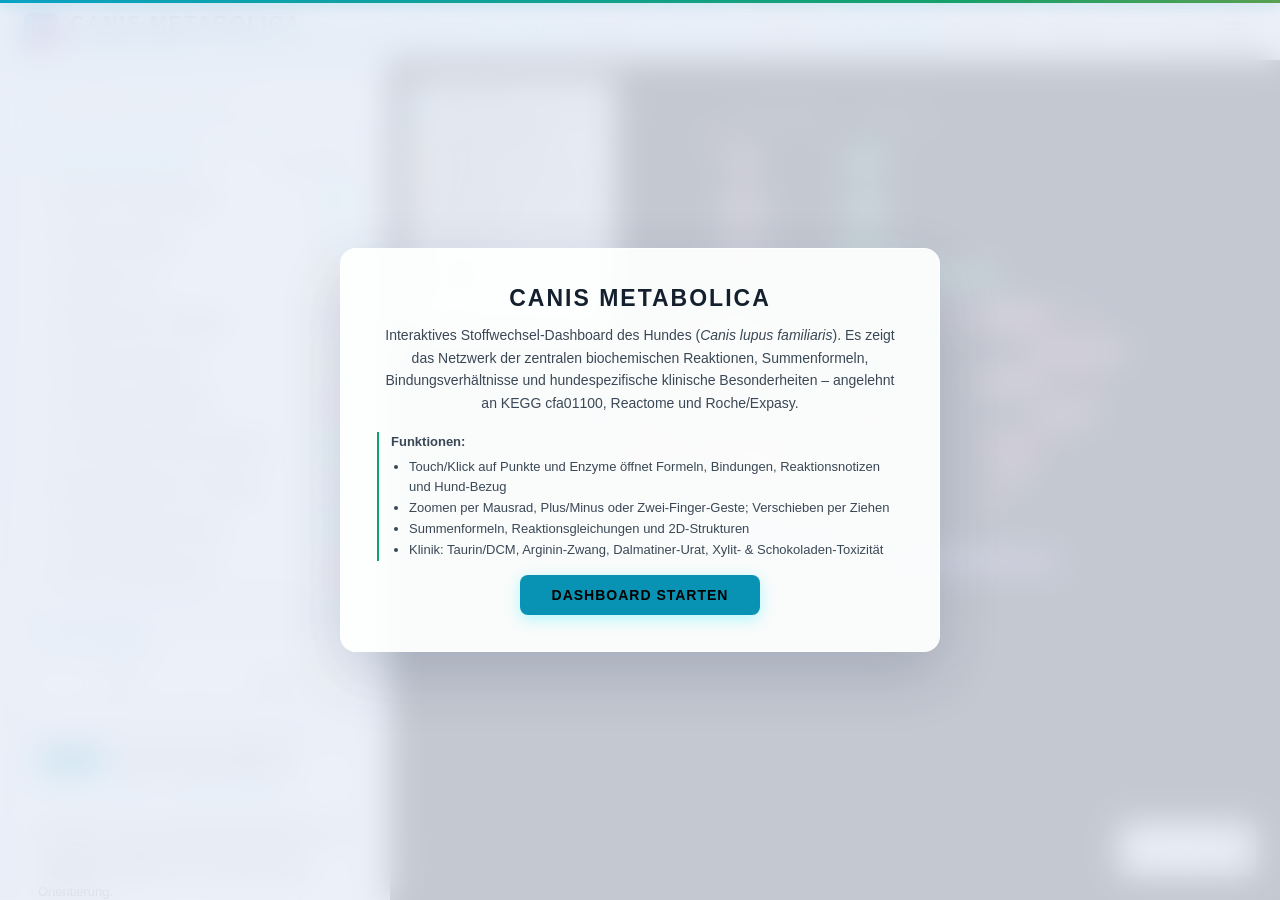
<file: canis-metabolica/index.html>
<!DOCTYPE html>
<html lang="de">
<head>
<meta charset="UTF-8">
<meta name="viewport" content="width=device-width, initial-scale=1.0, viewport-fit=cover">
<title>Canis Metabolica – Interaktive Stoffwechselkarte des Hundes</title>
<meta name="description" content="Interaktives, mobiles Dashboard zum umfassenden Stoffwechsel des Haushundes (Canis lupus familiaris), angelehnt an KEGG cfa01100, Reactome und Roche/Expasy.">
<meta name="theme-color" content="#0a0c10">
<meta name="apple-mobile-web-app-capable" content="yes">
<meta name="apple-mobile-web-app-title" content="Canis Metabolica">
<meta property="og:title" content="Canis Metabolica">
<meta property="og:description" content="Interaktive deutsche Hund-Stoffwechselkarte mit Formeln, Enzymen, Touch-Details und klinisch-caninen Hinweisen.">
<meta property="og:type" content="website">
<meta property="og:locale" content="de_DE">
<link rel="icon" href="icon.svg" type="image/svg+xml">
<link rel="manifest" href="manifest.webmanifest">
<style>
:root{
  --bg-primary:#0a0c10; --bg-secondary:#121620; --bg-tertiary:#1a1f2c;
  --bg-panel:rgba(18,22,32,.85);
  --border-color:rgba(0,242,254,.15); --border-glow:rgba(0,242,254,.4);
  --text-main:#e2e8f0; --text-muted:#94a3b8;
  --color-glycolysis:#00f2fe; --color-tca:#ff8c00; --color-lipids:#f35588;
  --color-urea:#ff0055; --color-taurine:#00ff87; --color-nucleotides:#9d4edd;
  --color-etc:#00e5ff; --color-amino:#ffd166; --color-tox:#ff4d4d;
  --font-sans:Inter,Segoe UI,Roboto,Arial,system-ui,sans-serif; --font-mono:Cascadia Mono,Consolas,ui-monospace,monospace;
  --font-tech:Segoe UI,Inter,var(--font-sans);
}
*{box-sizing:border-box;margin:0;padding:0}
body{background:var(--bg-primary);color:var(--text-main);font-family:var(--font-sans);
  height:100vh;overflow:hidden;display:flex;flex-direction:column}

/* Header */
header{height:60px;background:linear-gradient(90deg,#121620,#0a0c10);
  border-bottom:1px solid var(--border-color);display:flex;align-items:center;
  justify-content:space-between;padding:0 24px;position:relative;z-index:10;
  box-shadow:0 4px 20px rgba(0,0,0,.5)}
.logo-container{display:flex;align-items:center;gap:12px}
.logo-icon{width:34px;height:34px;border-radius:7px;
  background:linear-gradient(135deg,var(--color-glycolysis),var(--color-lipids));
  display:flex;align-items:center;justify-content:center;font-family:var(--font-tech);
  font-weight:900;font-size:18px;color:#000;box-shadow:0 0 15px rgba(0,242,254,.4)}
header h1{font-family:var(--font-tech);font-size:20px;font-weight:700;letter-spacing:2px;
  background:linear-gradient(90deg,#fff,var(--text-muted));
  -webkit-background-clip:text;background-clip:text;-webkit-text-fill-color:transparent}
.subtitle{font-size:11px;color:var(--color-glycolysis);font-family:var(--font-mono);
  letter-spacing:1px;text-transform:uppercase}
.meta-info{display:flex;gap:20px;font-size:12px;font-family:var(--font-mono);color:var(--text-muted)}
.meta-item span{color:var(--color-glycolysis)}
.app-actions{display:flex;gap:8px;align-items:center}
.app-action{height:34px;border-radius:7px;border:1px solid var(--border-color);background:rgba(26,31,44,.75);
  color:var(--text-main);font-family:var(--font-mono);font-size:11px;padding:0 10px;cursor:pointer;
  display:inline-flex;align-items:center;justify-content:center;gap:6px;transition:.2s}
.app-action:hover{border-color:var(--color-glycolysis);color:#fff;box-shadow:0 0 10px rgba(0,242,254,.18)}
@media(max-width:760px){.meta-info{display:none}}

/* Hamburger-Navigation (Modul-Wechsel · additiv) */
.hamburger{height:34px;width:40px;border-radius:7px;border:1px solid var(--border-color);
  background:rgba(26,31,44,.75);color:var(--text-main);cursor:pointer;display:inline-flex;
  flex-direction:column;align-items:center;justify-content:center;gap:4px;transition:.2s}
.hamburger:hover{border-color:var(--color-glycolysis);box-shadow:0 0 10px rgba(0,242,254,.18)}
.hamburger span{display:block;width:18px;height:2px;background:currentColor;border-radius:2px}
.nav-overlay{position:fixed;inset:0;background:rgba(6,8,12,.72);-webkit-backdrop-filter:blur(6px);
  backdrop-filter:blur(6px);z-index:100;opacity:0;visibility:hidden;transition:.3s}
.nav-overlay.open{opacity:1;visibility:visible}
.nav-panel{position:absolute;top:0;right:0;height:100%;width:min(340px,87vw);
  background:linear-gradient(160deg,#121620,#0a0c10);border-left:1px solid var(--border-color);
  box-shadow:-12px 0 40px rgba(0,0,0,.6);padding:22px 18px;display:flex;flex-direction:column;gap:12px;
  transform:translateX(100%);transition:transform .32s cubic-bezier(.4,0,.2,1)}
.nav-overlay.open .nav-panel{transform:translateX(0)}
.nav-head{display:flex;align-items:center;justify-content:space-between;margin-bottom:8px}
.nav-head h2{font-family:var(--font-tech);font-size:15px;letter-spacing:2px;color:#fff}
.nav-close{background:none;border:none;color:var(--text-muted);font-size:24px;cursor:pointer;line-height:1}
.nav-close:hover{color:#fff}
.nav-link{display:flex;align-items:center;gap:14px;padding:14px 16px;border-radius:12px;text-decoration:none;
  border:1px solid rgba(255,255,255,.06);background:rgba(255,255,255,.02);transition:.2s}
.nav-link:hover{border-color:var(--nl);background:rgba(255,255,255,.05);transform:translateX(-3px)}
.nav-link .nl-ic{font-size:24px;width:34px;text-align:center;flex-shrink:0}
.nav-link .nl-tt{font-family:var(--font-tech);font-size:15px;font-weight:700;color:#fff;display:block}
.nav-link .nl-sb{font-size:11.5px;color:var(--text-muted);font-family:var(--font-mono)}
.nav-link.active{border-color:var(--nl);background:rgba(0,242,254,.06)}
.nav-link.active .nl-tt{color:var(--nl)}
.nav-foot{margin-top:auto;font-size:11px;color:var(--text-muted);line-height:1.5}

/* Layout */
.dashboard-container{display:flex;flex:1;position:relative;height:calc(100vh - 60px)}
.sidebar{width:390px;background:var(--bg-panel);border-right:1px solid var(--border-color);
  backdrop-filter:blur(12px);-webkit-backdrop-filter:blur(12px);display:flex;flex-direction:column;
  z-index:5;box-shadow:10px 0 30px rgba(0,0,0,.4)}
.sidebar-scroll{flex:1;overflow-y:auto;padding:20px}
.sidebar-scroll::-webkit-scrollbar{width:6px}
.sidebar-scroll::-webkit-scrollbar-thumb{background:rgba(0,242,254,.18);border-radius:3px}

.search-container{position:relative;margin-bottom:16px}
.search-input{width:100%;padding:12px 16px 12px 40px;background:var(--bg-tertiary);
  border:1px solid var(--border-color);border-radius:8px;color:#fff;font-family:var(--font-sans);
  font-size:14px;outline:none;transition:.3s}
.search-input:focus{border-color:var(--color-glycolysis);box-shadow:0 0 10px rgba(0,242,254,.25)}
.search-icon{position:absolute;left:14px;top:50%;transform:translateY(-50%);
  color:var(--text-muted);pointer-events:none}

.panel-card{background:rgba(26,31,44,.6);border:1px solid rgba(255,255,255,.03);
  border-radius:12px;padding:16px;margin-bottom:16px}
.panel-card h3{font-family:var(--font-tech);font-size:13px;color:var(--color-glycolysis);
  margin-bottom:12px;text-transform:uppercase;letter-spacing:1px;display:flex;
  align-items:center;justify-content:space-between}
.reset-link{font-family:var(--font-mono);font-size:10px;color:var(--text-muted);
  cursor:pointer;text-transform:none;letter-spacing:0}
.reset-link:hover{color:var(--color-glycolysis)}

.filter-list{display:flex;flex-direction:column;gap:8px}
.filter-item{display:flex;align-items:center;justify-content:space-between;padding:8px 12px;
  background:rgba(255,255,255,.02);border:1px solid rgba(255,255,255,.03);border-radius:6px;
  cursor:pointer;font-size:13px;font-weight:500;transition:.2s}
.filter-item:hover{background:rgba(255,255,255,.05)}
.filter-item.active{border-color:var(--item-color);background:rgba(var(--item-color-rgb),.10)}
.filter-color-indicator{width:10px;height:10px;border-radius:50%;background:var(--item-color);
  box-shadow:0 0 8px var(--item-color);flex-shrink:0}
.quick-actions{display:grid;grid-template-columns:1fr 1fr;gap:8px}
.quick-actions .app-action{width:100%;height:38px}
.source-list{display:flex;flex-direction:column;gap:8px;margin-top:10px}
.source-list a{color:var(--color-glycolysis);text-decoration:none;border-bottom:1px dotted rgba(0,242,254,.35)}
.source-list a:hover{color:#fff}
.coverage-grid{display:grid;grid-template-columns:1fr 1fr;gap:6px;margin:10px 0}
.coverage-chip{font-family:var(--font-mono);font-size:10px;color:var(--text-muted);background:rgba(255,255,255,.03);
  border:1px solid rgba(255,255,255,.06);border-radius:5px;padding:6px}

.detail-header{display:flex;align-items:center;gap:10px;margin-bottom:14px;flex-wrap:wrap}
.detail-badge{font-family:var(--font-mono);font-size:9px;padding:3px 7px;border-radius:4px;
  text-transform:uppercase;letter-spacing:.5px;font-weight:700}
.detail-title{font-family:var(--font-tech);font-size:17px;font-weight:700;color:#fff;line-height:1.2}
.detail-subtitle{font-family:var(--font-mono);font-size:12px;color:var(--color-glycolysis);
  margin-bottom:12px;border-bottom:1px solid rgba(255,255,255,.05);padding-bottom:8px}
.detail-body{font-size:13px;line-height:1.6;color:var(--text-main)}
.detail-body p{margin-bottom:8px}
.detail-formula{background:rgba(0,0,0,.3);border-left:2px solid var(--color-glycolysis);
  padding:8px 12px;font-family:var(--font-mono);font-size:13px;margin:12px 0;border-radius:0 4px 4px 0;
  display:flex;flex-direction:column;gap:3px}
.detail-formula span.lbl{font-size:10px;color:var(--text-muted);text-transform:uppercase}
.detail-chemical-bonds{margin-top:12px;background:rgba(0,242,254,.03);
  border:1px solid rgba(0,242,254,.08);border-radius:6px;padding:10px}
.detail-dog-note{margin-top:12px;background:rgba(243,85,136,.06);
  border:1px dashed rgba(243,85,136,.25);border-radius:6px;padding:10px;font-size:12.5px;color:#ffc4da}
.detail-dog-note strong{color:var(--color-lipids)}
.detail-tox-note{margin-top:12px;background:rgba(255,77,77,.08);
  border:1px solid rgba(255,77,77,.35);border-radius:6px;padding:10px;font-size:12.5px;color:#ffb3b3}
.detail-tox-note strong{color:var(--color-tox)}
.detail-struct-svg{width:100%;height:140px;background:rgba(0,0,0,.4);
  border:1px solid rgba(255,255,255,.05);border-radius:6px;margin-top:14px;
  display:flex;align-items:center;justify-content:center}
.detail-eq{font-family:var(--font-mono);font-size:11px;color:var(--text-main);
  background:rgba(0,0,0,.35);padding:8px 10px;border-radius:6px;margin-top:10px;line-height:1.5;
  border-left:2px solid var(--item-color,var(--color-tca))}

/* Canvas */
.canvas-container{flex:1;position:relative;overflow:hidden;background:#08090d}
.grid-bg{position:absolute;inset:0;background-image:
  linear-gradient(rgba(0,242,254,.03) 1px,transparent 1px),
  linear-gradient(90deg,rgba(0,242,254,.03) 1px,transparent 1px);
  background-size:40px 40px;pointer-events:none}
.radial-glow{position:absolute;inset:0;pointer-events:none;
  background:radial-gradient(circle at 50% 45%,rgba(20,25,40,0) 38%,rgba(10,12,16,.92) 100%)}
#metabolic-svg{width:100%;height:100%;cursor:grab;touch-action:none}
#metabolic-svg:active{cursor:grabbing}

.svg-edge{fill:none;stroke:rgba(255,255,255,.10);stroke-width:2.4;transition:.3s;pointer-events:none}
.svg-edge-glow{fill:none;stroke:var(--edge-color);stroke-width:6;opacity:.10;transition:.3s;pointer-events:none}
.svg-edge-flow{fill:none;stroke:var(--edge-color);stroke-width:2.4;stroke-dasharray:7 15;
  animation:flow 14s linear infinite;opacity:.55;pointer-events:none}
.edge-on .svg-edge-flow,.svg-node.highlighted~*{}
@keyframes flow{from{stroke-dashoffset:220}to{stroke-dashoffset:0}}

.svg-node{cursor:pointer;transition:transform .3s cubic-bezier(.16,1,.3,1)}
.svg-node-circle{fill:var(--node-color);stroke:var(--bg-primary);stroke-width:2;transition:.3s;
  filter:drop-shadow(0 0 5px var(--node-color))}
.svg-node:hover .svg-node-circle{stroke-width:3;stroke:#fff;filter:drop-shadow(0 0 12px var(--node-color))}
.svg-node-text{font-family:var(--font-sans);font-size:11px;font-weight:500;fill:var(--text-muted);
  pointer-events:none;transition:.3s}
.svg-node:hover .svg-node-text{fill:#fff;font-weight:700}
.svg-enzyme{cursor:pointer}
.svg-enzyme-rect{fill:var(--bg-tertiary);stroke:var(--enzyme-color);stroke-width:1.4;transition:.3s}
.svg-enzyme:hover .svg-enzyme-rect{fill:var(--enzyme-color);stroke:#fff;
  filter:drop-shadow(0 0 8px var(--enzyme-color))}
.svg-enzyme-text{font-family:var(--font-mono);font-size:9px;font-weight:500;fill:var(--enzyme-color);
  pointer-events:none;text-anchor:middle;dominant-baseline:middle;transition:.3s}
.svg-enzyme:hover .svg-enzyme-text{fill:#000;font-weight:700}

.svg-node.highlighted .svg-node-circle{stroke:#fff;stroke-width:4;filter:drop-shadow(0 0 16px var(--node-color))}
.svg-node.highlighted .svg-node-text{fill:#fff;font-weight:700}
.svg-enzyme.highlighted .svg-enzyme-rect{fill:var(--enzyme-color);stroke:#fff;stroke-width:2.4;
  filter:drop-shadow(0 0 14px var(--enzyme-color))}
.svg-enzyme.highlighted .svg-enzyme-text{fill:#000;font-weight:700}
.blurred{opacity:.08!important}

.svg-map-label{font-family:var(--font-tech);font-size:15px;font-weight:900;fill:#fff;
  letter-spacing:2px;pointer-events:none;opacity:.9}
.svg-map-sublabel{font-family:var(--font-mono);font-size:9.5px;fill:var(--text-muted);
  letter-spacing:1px;pointer-events:none}
.compartment{fill:none;stroke:rgba(255,255,255,.06);stroke-dasharray:6 8;rx:18}
.compartment-label{font-family:var(--font-mono);font-size:10px;fill:rgba(255,255,255,.25);
  letter-spacing:2px;pointer-events:none;text-transform:uppercase}

/* Controls */
.controls-overlay{position:absolute;bottom:24px;right:24px;background:var(--bg-panel);
  border:1px solid var(--border-color);backdrop-filter:blur(12px);border-radius:8px;padding:8px;
  display:flex;gap:6px;z-index:5;box-shadow:0 4px 20px rgba(0,0,0,.4)}
.control-btn{width:36px;height:36px;border-radius:6px;background:var(--bg-tertiary);
  border:1px solid rgba(255,255,255,.05);color:var(--text-main);font-size:18px;cursor:pointer;
  display:flex;align-items:center;justify-content:center;transition:.2s}
.control-btn:hover{background:var(--color-glycolysis);color:#000;border-color:transparent}
.legend{position:absolute;top:16px;left:16px;background:var(--bg-panel);
  border:1px solid var(--border-color);border-radius:8px;padding:10px 12px;z-index:4;
  font-size:10.5px;font-family:var(--font-mono);color:var(--text-muted);max-width:210px;
  backdrop-filter:blur(10px);pointer-events:none}
.legend b{display:block;color:#fff;font-family:var(--font-tech);font-size:10px;
  letter-spacing:1px;margin-bottom:6px}
.legend .row{display:flex;align-items:center;gap:6px;margin:3px 0}
.legend .dot{width:8px;height:8px;border-radius:50%}
@media(max-width:760px){.legend{display:none}}

.tooltip{position:fixed;background:rgba(10,12,16,.96);border:1px solid var(--color-glycolysis);
  box-shadow:0 8px 32px rgba(0,0,0,.6),0 0 15px rgba(0,242,254,.15);border-radius:8px;
  padding:12px 16px;font-size:12px;z-index:100;pointer-events:none;opacity:0;transition:opacity .15s;
  max-width:340px}
.tooltip-title{font-family:var(--font-tech);font-size:13px;font-weight:700;margin-bottom:4px;color:#fff}
.tooltip-formula{font-family:var(--font-mono);color:var(--color-glycolysis);margin-bottom:6px}
.tooltip-desc{color:var(--text-main);line-height:1.45}
.tooltip-spec{color:var(--color-lipids);font-size:11px;margin-top:6px;font-style:italic}
.tooltip-hint{color:var(--text-muted);font-size:10px;margin-top:6px}

.welcome-overlay{position:absolute;inset:0;background:rgba(10,12,16,.92);
  backdrop-filter:blur(10px);z-index:20;display:flex;align-items:center;justify-content:center;
  opacity:1;transition:opacity .5s}
.welcome-box{max-width:600px;background:var(--bg-secondary);border:1px solid var(--border-color);
  border-radius:16px;padding:36px;text-align:center;
  box-shadow:0 10px 40px rgba(0,0,0,.8),0 0 30px rgba(0,242,254,.1)}
.welcome-box h2{font-family:var(--font-tech);font-size:23px;color:#fff;margin-bottom:12px;letter-spacing:2px}
.welcome-box p{color:var(--text-muted);font-size:14px;line-height:1.6;margin-bottom:18px}
.welcome-feat{text-align:left;margin:14px 0;font-size:13px;color:var(--text-main);
  border-left:2px solid var(--color-taurine);padding-left:12px;line-height:1.6}
.welcome-feat ul{margin-left:18px;margin-top:4px}
.welcome-btn{background:linear-gradient(90deg,var(--color-glycolysis),var(--color-etc));color:#000;
  font-family:var(--font-tech);font-weight:700;font-size:14px;letter-spacing:1px;padding:12px 32px;
  border:none;border-radius:8px;cursor:pointer;transition:.3s;box-shadow:0 4px 15px rgba(0,242,254,.3)}
.welcome-btn:hover{transform:translateY(-2px);box-shadow:0 6px 20px rgba(0,242,254,.5)}

@media(max-width:900px){
  body{height:100dvh}
  .dashboard-container{height:calc(100dvh - 58px)}
  .sidebar{width:100%;height:58%;position:absolute;bottom:0;left:0;border-right:none;
    border-top:1px solid var(--border-color);border-radius:16px 16px 0 0}
  .dashboard-container{flex-direction:column-reverse}
  header{height:58px;padding:0 10px}
  header h1{font-size:15px;letter-spacing:1px}
  .subtitle{font-size:8.5px;letter-spacing:.3px}
  .app-actions{gap:6px}
  .app-action{width:34px;padding:0;font-size:0}
  .app-action span{font-size:15px}
  .sidebar-scroll{padding:14px;display:flex;flex-direction:column;gap:12px;scroll-padding-top:12px}
  .search-container{order:1;margin-bottom:0}
  .panel-details{order:2;border-color:rgba(0,242,254,.12);background:rgba(20,27,40,.82)}
  .panel-filters{order:3}
  .panel-actions{order:4}
  .panel-card{margin-bottom:0;padding:14px;border-radius:10px}
  .panel-card h3{font-size:12px;margin-bottom:10px}
  .search-input{height:46px;font-size:14px}
  .filter-list{gap:7px}
  .filter-item{min-height:40px;font-size:12.5px;padding:9px 12px}
  .quick-actions .app-action{height:42px;font-size:0}
  .detail-title{font-size:18px;line-height:1.25}
  .detail-subtitle{font-size:12.5px;margin-bottom:10px}
  .detail-body{font-size:14px;line-height:1.68}
  .detail-formula{font-size:13.5px;line-height:1.55}
  .detail-chemical-bonds,.detail-dog-note,.detail-tox-note{font-size:13.5px;line-height:1.58}
  .detail-struct-svg{height:96px;margin-top:10px}
  .coverage-grid{grid-template-columns:1fr 1fr}
  .controls-overlay{bottom:calc(58% + 12px);right:12px}
  .control-btn{width:44px;height:44px;font-size:20px}
  .tooltip{display:none}
  .welcome-box{width:calc(100% - 28px);padding:24px 20px;max-height:86vh;overflow:auto}
}
@media(max-width:430px){
  .sidebar{height:60%}
  .controls-overlay{bottom:calc(60% + 12px)}
  .logo-icon{width:32px;height:32px}
  header h1{font-size:14px}
  .detail-title{font-size:17px}
  .detail-body{font-size:13.5px}
  .coverage-grid{grid-template-columns:1fr}
}
</style>
<link rel="stylesheet" href="../shared/glass.css?v=9">
<script src="../shared/vetpharm-ui.js?v=9"></script>
<script src="../shared/breed-genetics.js?v=1"></script>
</head>
<body>
<header>
  <div class="logo-container">
    <div class="logo-icon">C</div>
    <div>
      <h1>CANIS METABOLICA</h1>
      <div class="subtitle">Stoffwechselkarte &bull; Canis lupus familiaris</div>
    </div>
  </div>
  <div class="meta-info">
    <div class="meta-item">Referenz: <span>KEGG cfa01100</span></div>
    <div class="meta-item">Spezies: <span>Hund (canine)</span></div>
    <div class="meta-item">Version: <span>2.1 WhatsApp/PWA</span></div>
  </div>
  <div class="app-actions">
    <button id="btn-sources" class="app-action" title="Quellen und Abdeckung anzeigen"><span>i</span> Quellen</button>
    <button id="btn-share" class="app-action" title="Über WhatsApp oder System-Teilen senden"><span>↗</span> Teilen</button>
    <button id="btn-nav" class="hamburger" title="Module / Menü" aria-label="Menü öffnen"><span></span><span></span><span></span></button>
  </div>
</header>

<div id="nav-overlay" class="nav-overlay" role="dialog" aria-modal="true" aria-label="Modul-Navigation">
  <div class="nav-panel">
    <div class="nav-head"><h2>VET-PHARM</h2><button id="nav-close" class="nav-close" aria-label="Menü schließen">&times;</button></div>
    <a class="nav-link active" style="--nl:#00f2fe" href="../canis-metabolica/">
      <span class="nl-ic">🧬</span><span><span class="nl-tt">Canis Metabolica</span><span class="nl-sb">Stoffwechselkarte</span></span></a>
    <a class="nav-link" style="--nl:#ff4d4d" href="../canis-haematica/">
      <span class="nl-ic">🩸</span><span><span class="nl-tt">Canis Hæmatica</span><span class="nl-sb">Blutwerte-Atlas</span></span></a>
    <a class="nav-link" style="--nl:#00ff87" href="../">
      <span class="nl-ic">🏠</span><span><span class="nl-tt">Startseite</span><span class="nl-sb">Modul-Auswahl</span></span></a>
    <div class="nav-foot">Lern- &amp; Nachschlagewerk · ersetzt keine tierärztliche Diagnose.</div>
  </div>
</div>

<main class="dashboard-container">
  <aside class="sidebar">
    <div class="sidebar-scroll">
      <div class="search-container">
        <input type="text" id="search-input" class="search-input" placeholder="Metabolit oder Enzym suchen…">
        <span class="search-icon">&#128269;</span>
      </div>
      <div class="panel-card panel-filters">
        <h3>Stoffwechselwege <span class="reset-link" id="filter-reset">alle anzeigen</span></h3>
        <div class="filter-list" id="filter-list"></div>
      </div>
      <div class="panel-card panel-actions">
        <h3>App-Aktionen</h3>
        <div class="quick-actions">
          <button id="btn-share-side" class="app-action"><span>↗</span> Teilen</button>
          <button id="btn-sources-side" class="app-action"><span>i</span> Quellen</button>
        </div>
      </div>
      <div class="panel-card panel-details">
        <div id="detail-panel-content"></div>
      </div>
    </div>
  </aside>

  <section class="canvas-container">
    <div class="grid-bg"></div>
    <div class="radial-glow"></div>
    <div class="legend" id="legend"></div>
    <svg id="metabolic-svg" xmlns="http://www.w3.org/2000/svg" viewBox="0 0 1400 1180" preserveAspectRatio="xMidYMin meet">
      <defs>
        <marker id="arrowhead" viewBox="0 0 10 10" refX="9" refY="5" markerWidth="7" markerHeight="7" orient="auto-start-reverse">
          <path d="M0 0 L10 5 L0 10 z" fill="rgba(255,255,255,.35)"/>
        </marker>
      </defs>
      <g id="main-map-group"></g>
    </svg>
    <div class="controls-overlay">
      <button id="btn-zoom-in" class="control-btn" title="Hineinzoomen">+</button>
      <button id="btn-zoom-out" class="control-btn" title="Herauszoomen">&minus;</button>
      <button id="btn-zoom-reset" class="control-btn" title="Ansicht zurücksetzen">&#8635;</button>
    </div>
  </section>
</main>

<div id="map-tooltip" class="tooltip"></div>

<div id="welcome-screen" class="welcome-overlay">
  <div class="welcome-box">
    <h2>CANIS METABOLICA</h2>
    <p>Interaktives Stoffwechsel-Dashboard des Hundes (<em>Canis lupus familiaris</em>). Es zeigt das Netzwerk der zentralen biochemischen Reaktionen, Summenformeln, Bindungsverhältnisse und hundespezifische klinische Besonderheiten – angelehnt an KEGG cfa01100, Reactome und Roche/Expasy.</p>
    <div class="welcome-feat">
      <strong>Funktionen:</strong>
      <ul>
        <li>Touch/Klick auf Punkte und Enzyme öffnet Formeln, Bindungen, Reaktionsnotizen und Hund-Bezug</li>
        <li>Zoomen per Mausrad, Plus/Minus oder Zwei-Finger-Geste; Verschieben per Ziehen</li>
        <li>Summenformeln, Reaktionsgleichungen und 2D-Strukturen</li>
        <li>Klinik: Taurin/DCM, Arginin-Zwang, Dalmatiner-Urat, Xylit- &amp; Schokoladen-Toxizit&auml;t</li>
      </ul>
    </div>
    <button id="welcome-dismiss" class="welcome-btn">DASHBOARD STARTEN</button>
  </div>
</div>

<script>
/* =========================================================================
   CANIS METABOLICA – Datensatz (Metaboliten, Enzyme, Reaktionen)
   ========================================================================= */
const PATHWAYS = {
  glycolysis:{name:"Glykolyse / Gluconeogenese",color:"#00f2fe",rgb:"0,242,254"},
  ppp:{name:"Pentosephosphatweg",color:"#4dd4ff",rgb:"77,212,255"},
  tca:{name:"Citratzyklus (TCA)",color:"#ff8c00",rgb:"255,140,0"},
  lipids:{name:"Lipidstoffwechsel / β-Oxidation",color:"#f35588",rgb:"243,85,136"},
  amino:{name:"Aminosäure-Stoffwechsel",color:"#ffd166",rgb:"255,209,102"},
  urea:{name:"Harnstoffzyklus (Entgiftung)",color:"#ff0055",rgb:"255,0,85"},
  taurine:{name:"Taurin-Stoffwechsel (canin-spezifisch)",color:"#00ff87",rgb:"0,255,135"},
  nucleotides:{name:"Nukleotid-Stoffwechsel / Purinabbau",color:"#9d4edd",rgb:"157,78,221"},
  etc:{name:"Atmungskette (Mitochondrien)",color:"#00e5ff",rgb:"0,229,255"},
  tox:{name:"Klinische Toxikologie (Hund)",color:"#ff4d4d",rgb:"255,77,77"}
};

const M = {
  // ---------- GLYKOLYSE / GLUCONEOGENESE ----------
  glucose:{name:"Glucose (Traubenzucker)",formula:"C₆H₁₂O₆",mw:"180,16 g/mol",pathway:"glycolysis",
    desc:"Primärer Monosaccharid-Energielieferant. Hunde können Glucose effizient de novo aus glucogenen Aminosäuren und Glycerin synthetisieren (Gluconeogenese).",
    bonds:"Ringförmiges Halbacetal (α-D-Glucopyranose). In Glykogen über α-1,4-glykosidische Bindungen (Hauptkette) und α-1,6 (Verzweigungen) verknüpft.",
    dog:"Hunde besitzen – anders als Katzen – mehrere AMY2B-Kopien (Pankreas-Amylase) und verdauen Stärke. Dennoch halten sie den Blutzucker auch ohne Stärke stabil über Gluconeogenese.",
    struct:"glucose",x:120,y:130},
  g6p:{name:"Glucose-6-phosphat",formula:"C₆H₁₃O₉P",mw:"260,14 g/mol",pathway:"glycolysis",
    desc:"Erstes Intermediat. Phosphorylierung lädt das Molekül negativ → kann die Zelle nicht mehr verlassen. Verzweigungspunkt zu Glykogen und Pentosephosphatweg.",
    bonds:"Phosphorsäureester am C6. Stark polar – im Cytosol „eingesperrt“.",
    dog:"Die hepatische Glucokinase (Hexokinase IV) ist beim Hund wenig aktiv; Phosphorylierung läuft v.a. über Hexokinase, was die Leber bei Stärkeschwankungen schützt.",
    struct:"phosphate",x:120,y:230},
  f6p:{name:"Fructose-6-phosphat",formula:"C₆H₁₃O₉P",mw:"260,14 g/mol",pathway:"glycolysis",
    desc:"Isomer von G6P, bereit für die zweite Phosphorylierung (geschwindigkeitsbestimmender Schritt).",
    bonds:"Furanose-Ring mit Phosphorester am C6.",
    dog:"Weichenmolekül zum Pentosephosphatweg, der NADPH für die Fettsäuresynthese liefert.",
    struct:"phosphate",x:120,y:330},
  f16bp:{name:"Fructose-1,6-bisphosphat",formula:"C₆H₁₄O₁₂P₂",mw:"340,12 g/mol",pathway:"glycolysis",
    desc:"Zweifach phosphoryliert; gebildet durch Phosphofructokinase-1 (PFK-1). Ende der Vorbereitungsphase.",
    bonds:"Zwei energiereiche Phosphorester an C1 und C6.",
    dog:"PFK-1 ist allosterisch ATP-/Citrat-sensitiv: in Ruhe gehemmt, bei Flucht/Jagd sofort maximal aktiv.",
    struct:"phosphate",x:120,y:430},
  g3p:{name:"Glycerinaldehyd-3-phosphat (GAP)",formula:"C₃H₇O₆P",mw:"170,06 g/mol",pathway:"glycolysis",
    desc:"Spaltprodukt der Hexosephase; Beginn der Energiegewinnungsphase.",
    bonds:"Aliphatische Kette, Aldehyd an C1, Ester an C3.",
    dog:"Glycerin aus der Lipolyse mündet über GAP in den Zuckerstoffwechsel – wichtig bei fettreicher (BARF-)Fütterung.",
    struct:"triose",x:120,y:530},
  pep:{name:"Phosphoenolpyruvat (PEP)",formula:"C₃H₅O₆P",mw:"168,04 g/mol",pathway:"glycolysis",
    desc:"Energiereichstes Phosphat des Stoffwechsels; treibt die Substratkettenphosphorylierung zu ATP.",
    bonds:"Enol-Phosphatbindung mit sehr hohem Übertragungspotenzial (ΔG°' ≈ −61,9 kJ/mol).",
    dog:"In der Gluconeogenese aus Oxalacetat via PEP-Carboxykinase (GTP-Verbrauch) – aktiv bei Fasten/eiweißreicher Kost.",
    struct:"triose",x:120,y:630},
  pyruvate:{name:"Pyruvat (Brenztraubensäure)",formula:"C₃H₄O₃",mw:"88,06 g/mol",pathway:"glycolysis",
    desc:"Endprodukt der aeroben Glykolyse, Ausgangspunkt für TCA, Gluconeogenese und Laktat.",
    bonds:"Monocarbonsäure mit Ketogruppe am C2.",
    dog:"Wird mitochondrial durch den Pyruvat-Dehydrogenase-Komplex decarboxyliert. Thiaminmangel (Vit. B1) hemmt diesen Schritt → schwere neurologische Ausfälle.",
    struct:"triose",x:120,y:730},
  lactate:{name:"Laktat (Milchsäure)",formula:"C₃H₆O₃",mw:"90,08 g/mol",pathway:"glycolysis",
    desc:"Produkt der anaeroben Gärung; regeneriert cytosolisches NAD⁺.",
    bonds:"α-Hydroxysäure mit polarer OH-Gruppe am C2.",
    dog:"Windhunde/Arbeitshunde: Muskellaktat wird rasch in Leber/Herz zu Pyruvat reoxidiert (Cori-Zyklus). Blut-Laktat ist ein Schock-/Perfusionsmarker in der Anästhesie.",
    struct:"triose",x:290,y:730},
  glycogen:{name:"Glykogen (Speicherform)",formula:"(C₆H₁₀O₅)ₙ",mw:"bis >10⁶ g/mol",pathway:"glycolysis",
    desc:"Verzweigtes Glucosepolymer in Leber und Muskel – schnelle Glucosereserve.",
    bonds:"α-1,4-glykosidische Bindungen in der Kette, α-1,6 an Verzweigungen (≈ alle 8–12 Reste) → kompakte Granula.",
    dog:"Leberglykogen puffert den Blutzucker zwischen Mahlzeiten; bei Welpen und Toy-Rassen (z.B. Chihuahua) sind die Reserven klein → Hypoglykämie-Risiko bei Fasten/Stress.",
    struct:"glycogen",x:300,y:130},
  // ---------- PENTOSEPHOSPHATWEG ----------
  ribose5p:{name:"Ribose-5-phosphat",formula:"C₅H₁₁O₈P",mw:"230,11 g/mol",pathway:"ppp",
    desc:"Produkt des Pentosephosphatwegs; Baustein für Nukleotide (RNA/DNA, ATP, NAD⁺).",
    bonds:"Pentose mit Phosphorester am C5.",
    dog:"Verbindet Zuckerstoffwechsel und Nukleotidsynthese; der oxidative Teil liefert NADPH.",
    struct:"phosphate",x:300,y:330},
  nadph:{name:"NADPH (Reduktionskraft)",formula:"C₂₁H₃₀N₇O₁₇P₃",mw:"744,41 g/mol",pathway:"ppp",
    desc:"Liefert Elektronen für reduktive Biosynthesen (Fettsäuren, Cholesterin) und antioxidative Systeme (Glutathion).",
    bonds:"NADP⁺ mit zusätzlicher Phosphatgruppe an der Ribose; Hydrid-Transfer am Nicotinamidring.",
    dog:"Schützt canine Erythrozyten vor oxidativem Stress (relevant bei Zwiebel-/Knoblauch-induzierter Hämolyse).",
    struct:"nucleotide",x:300,y:430},
  // ---------- CITRATZYKLUS ----------
  acetyl_coa:{name:"Acetyl-Coenzym A",formula:"C₂₃H₃₈N₇O₁₇P₃S",mw:"809,57 g/mol",pathway:"tca",
    desc:"Universelles Scharniermolekül zwischen Kohlenhydraten, Lipiden und Aminosäuren.",
    bonds:"Energiereiche Thioesterbindung (Acetyl–S–CoA), resonanzstabilisiert und hydrolyseempfindlich.",
    dog:"Stammt beim Hund überwiegend aus der β-Oxidation – Fett ist die bevorzugte aerobe Energiequelle.",
    struct:"thioester",x:560,y:600},
  citrate:{name:"Citrat (Zitronensäure)",formula:"C₆H₈O₇",mw:"192,12 g/mol",pathway:"tca",
    desc:"Erstes Intermediat; Kondensation aus Acetyl-CoA + Oxalacetat.",
    bonds:"Tricarbonsäure mit OH-Gruppe am zentralen C3.",
    dog:"Cytosolisches Citrat hemmt PFK-1 allosterisch → signalisiert gesättigte Energiebilanz.",
    struct:"tca",x:680,y:510},
  isocitrate:{name:"Isocitrat",formula:"C₆H₈O₇",mw:"192,12 g/mol",pathway:"tca",
    desc:"Citrat-Isomer (über Aconitase), ermöglicht oxidative Decarboxylierung.",
    bonds:"Tricarbonsäure mit verschobener OH-Gruppe am C4.",
    dog:"Aconitase enthält einen labilen 4Fe-4S-Cluster, der bei oxidativem Stress (Entzündung) inaktiviert wird.",
    struct:"tca",x:800,y:510},
  akg:{name:"α-Ketoglutarat",formula:"C₅H₆O₅",mw:"146,11 g/mol",pathway:"tca",
    desc:"Schnittstelle von Energie- und Aminosäurestoffwechsel.",
    bonds:"Dicarbonsäure mit reaktiver Ketogruppe am C2.",
    dog:"Aminogruppen-Akzeptor bei der Transaminierung → Glutamat → Harnstoffzyklus.",
    struct:"tca",x:800,y:630},
  succinyl_coa:{name:"Succinyl-Coenzym A",formula:"C₂₅H₄₀N₇O₁₉P₃S",mw:"867,61 g/mol",pathway:"tca",
    desc:"Energiereiches Thioester-Intermediat → Substratkettenphosphorylierung (GTP/ATP).",
    bonds:"Thioesterbindung; Spaltung treibt GTP-Synthese.",
    dog:"Ausgangsstoff der Häm-Synthese in Erythrozyten – Mangel begünstigt Anämie.",
    struct:"thioester",x:680,y:730},
  succinate:{name:"Succinat (Bernsteinsäure)",formula:"C₄H₆O₄",mw:"118,09 g/mol",pathway:"tca",
    desc:"Wird an der inneren Membran durch Succinat-Dehydrogenase (= Komplex II) oxidiert.",
    bonds:"C–C-Einfachbindung, die zur Doppelbindung oxidiert wird.",
    dog:"Physisches Bindeglied zwischen TCA und Atmungskette.",
    struct:"tca",x:560,y:730},
  fumarate:{name:"Fumarat (Fumarsäure)",formula:"C₄H₄O₄",mw:"116,07 g/mol",pathway:"tca",
    desc:"Ungesättigte Dicarbonsäure; Brücke zum Harnstoffzyklus (Aspartat-Argininosuccinat-Shunt).",
    bonds:"trans-konfigurierte C=C-Doppelbindung.",
    dog:"Im Harnstoffzyklus freigesetztes Fumarat wird zu Malat und so wieder dem TCA zugeführt.",
    struct:"tca",x:440,y:730},
  malate:{name:"Malat (Äpfelsäure)",formula:"C₄H₆O₅",mw:"134,09 g/mol",pathway:"tca",
    desc:"Vorletztes Intermediat; passiert via Malat-Aspartat-Shuttle die Membran.",
    bonds:"Hydroxydicarbonsäure mit asymmetrischem C2.",
    dog:"Das Malat-Aspartat-Shuttle ist beim Hund sehr aktiv (NADH-Transport ins Mitochondrium).",
    struct:"tca",x:440,y:630},
  oxalacetate:{name:"Oxalacetat",formula:"C₄H₄O₅",mw:"132,07 g/mol",pathway:"tca",
    desc:"Akzeptorbasis des TCA; muss ständig regeneriert werden.",
    bonds:"Ketodicarbonsäure, hochreaktiv gegenüber Acetyl-CoA.",
    dog:"Bei Kohlenhydratmangel wird OAA für die Gluconeogenese abgezogen → Acetyl-CoA-Überschuss → Ketonkörperbildung.",
    struct:"tca",x:560,y:510},
  // ---------- LIPIDE / β-OXIDATION / KETONE ----------
  triglycerides:{name:"Triglyceride (Neutralfette)",formula:"C₃H₅(OOC-R)₃",mw:"≈ 800–900 g/mol",pathway:"lipids",
    desc:"Wichtigste Energiespeicherform; im Fettgewebe deponiert.",
    bonds:"Drei Esterbindungen zwischen Glycerin und drei Fettsäureketten.",
    dog:"Hunde tolerieren sehr hohe Fettgehalte (bis ~60 % der Energie); ein abrupter fettreicher Exzess kann jedoch eine Pankreatitis auslösen (v.a. Schnauzer).",
    struct:"lipid",x:620,y:120},
  fatty_acids:{name:"Freie Fettsäuren (Palmitat)",formula:"C₁₆H₃₂O₂",mw:"256,42 g/mol",pathway:"lipids",
    desc:"Kohlenwasserstoffketten mit Carboxylgruppe; direkte mitochondriale Verbrennung.",
    bonds:"Carbonsäure mit gesättigter, unpolarer Alkylkette.",
    dog:"Im Plasma an Albumin gebunden; Hauptenergiequelle der Muskulatur bei moderater Ausdauerbelastung.",
    struct:"lipid",x:620,y:210},
  palmitoyl_coa:{name:"Palmitoyl-Coenzym A",formula:"C₃₇H₆₆N₇O₁₈P₃S",mw:"1005,96 g/mol",pathway:"lipids",
    desc:"Aktivierte Fettsäure; gelangt nur über das Carnitin-Shuttle in die Matrix.",
    bonds:"Energiereiche Thioesterbindung Fettsäure–S–CoA.",
    dog:"Carnitinmangel (u.a. Boxer, Cocker Spaniel) stört die Fettsäureaufnahme ins Mitochondrium → sekundäre Kardiomyopathie.",
    struct:"thioester",x:620,y:300},
  enoyl_coa:{name:"trans-Δ²-Enoyl-CoA",formula:"C₃₇H₆₄N₇O₁₈P₃S",mw:"1003,94 g/mol",pathway:"lipids",
    desc:"Erstes β-Oxidations-Intermediat (Acyl-CoA-Dehydrogenase, FAD-Reduktion).",
    bonds:"trans-Doppelbindung zwischen C2 und C3.",
    dog:"Das gebildete FADH₂ speist Elektronen über das ETF direkt in die Atmungskette.",
    struct:"thioester",x:620,y:390},
  acetoacetate:{name:"Acetoacetat / β-Hydroxybutyrat (Ketonkörper)",formula:"C₄H₆O₃ / C₄H₈O₃",mw:"102 / 104 g/mol",pathway:"lipids",
    desc:"Ketonkörper; in der Leber aus Acetyl-CoA-Überschuss gebildet, von Herz, Muskel und Gehirn genutzt.",
    bonds:"β-Ketosäure bzw. β-Hydroxysäure, wasserlöslich.",
    dog:"Diabetische Ketoazidose (DKA) ist ein klinischer Notfall: massive Ketonkörper, Azidose, Dehydratation. β-Hydroxybutyrat ist der beste Messparameter.",
    struct:"ketone",x:470,y:410},
  // ---------- HARNSTOFFZYKLUS ----------
  ammonia:{name:"Ammoniak / Ammonium",formula:"NH₃ / NH₄⁺",mw:"17,03 g/mol",pathway:"urea",
    desc:"Hochtoxisches Abbauprodukt des Proteinstoffwechsels; muss sofort entgiftet werden.",
    bonds:"Kovalente N–H-Bindungen; in Lösung als NH₄⁺ geladen.",
    dog:"Hoher Proteindurchsatz bei Karnivoren. Ammoniak-Akkumulation (z.B. portosystemischer Shunt) → hepatische Enzephalopathie.",
    struct:"nitrogen",x:980,y:470},
  carbamoyl_phosphate:{name:"Carbamoylphosphat",formula:"CH₄NO₅P",mw:"141,02 g/mol",pathway:"urea",
    desc:"Aktiviertes Zwischenprodukt aus NH₃ + HCO₃⁻ in den Lebermitochondrien.",
    bonds:"Hochenergetisches gemischtes Säureanhydrid.",
    dog:"Bildung durch CPS I, allosterisch durch N-Acetylglutamat aktiviert.",
    struct:"phosphate",x:1100,y:470},
  citrulline:{name:"Citrullin",formula:"C₆H₁₃N₃O₃",mw:"175,19 g/mol",pathway:"urea",
    desc:"Nicht-proteinogene Aminosäure; im Mitochondrium gebildet, ins Cytosol transportiert.",
    bonds:"Harnstoff-analoge Seitenkette (Ureido-Gruppe).",
    dog:"Canine Enterozyten bilden kaum Citrullin de novo → starke Abhängigkeit von der Nahrungszufuhr.",
    struct:"aminoacid",x:1200,y:470},
  aspartate:{name:"Aspartat (Asparaginsäure)",formula:"C₄H₇NO₄",mw:"133,10 g/mol",pathway:"urea",
    desc:"Glucogene Aminosäure; liefert das zweite Stickstoffatom des Harnstoffs.",
    bonds:"Dicarbonsäure-Aminosäure; bildet planare Peptidbindungen.",
    dog:"Aus Oxalacetat via Transaminierung – verbindet Zucker- und Entgiftungsstoffwechsel.",
    struct:"aminoacid",x:1300,y:470},
  argininosuccinate:{name:"Argininosuccinat",formula:"C₁₀H₁₈N₄O₆",mw:"290,27 g/mol",pathway:"urea",
    desc:"Kondensat aus Citrullin + Aspartat; spaltet sich in Arginin + Fumarat.",
    bonds:"N–C-Verknüpfung unter ATP-Spaltung (→ AMP + PPi).",
    dog:"Argininosuccinat-Lyase-Defekt führt zur metabolischen Krise.",
    struct:"aminoacid",x:1300,y:600},
  arginine:{name:"L-Arginin",formula:"C₆H₁₄N₄O₂",mw:"174,20 g/mol",pathway:"urea",
    desc:"Basische Aminosäure und direkte Harnstoff-Vorstufe.",
    bonds:"Stark basische Guanidinium-Seitenkette.",
    dog:"Beim Hund essenziell: Ohne exogenes Arginin bricht der Harnstoffzyklus zusammen. Eine einzige argininfreie Mahlzeit kann binnen Stunden Erbrechen, Speicheln, Krämpfe und Koma (Ammoniakintoxikation) auslösen.",
    struct:"aminoacid",x:1200,y:720},
  ornithine:{name:"Ornithin",formula:"C₅H₁₂N₂O₂",mw:"132,16 g/mol",pathway:"urea",
    desc:"Trägermolekül, das den Zyklus schließt.",
    bonds:"Zwei Aminogruppen an C2 und C5.",
    dog:"Wird über einen spezifischen Carrier zurück in die Matrix transportiert.",
    struct:"aminoacid",x:1100,y:720},
  urea:{name:"Harnstoff",formula:"CH₄N₂O",mw:"60,06 g/mol",pathway:"urea",
    desc:"Ungiftiges Endprodukt des Stickstoffwechsels; renale Ausscheidung.",
    bonds:"Zwei Amidgruppen an einer Carbonylgruppe, resonanzstabilisiert.",
    dog:"Blut-Harnstoff (BUN) ist ein Nieren-Marker, schwankt aber stark mit dem Proteingehalt des Futters.",
    struct:"urea",x:1100,y:830},
  // ---------- TAURIN ----------
  methionine:{name:"Methionin",formula:"C₅H₁₁NO₂S",mw:"149,21 g/mol",pathway:"taurine",
    desc:"Essenzielle schwefelhaltige Aminosäure; Schwefel-Donor der Cysteinsynthese.",
    bonds:"Thioether in der Seitenkette.",
    dog:"Zu wenig Methionin limitiert die nachgelagerte Taurinsynthese.",
    struct:"aminoacid",x:860,y:120},
  cysteine:{name:"Cystein",formula:"C₃H₇NO₂S",mw:"121,16 g/mol",pathway:"taurine",
    desc:"Schwefelhaltige Aminosäure; direkter Ausgangsstoff der Taurinsynthese.",
    bonds:"Thiolgruppe (–SH); bildet Disulfidbrücken (Proteinfaltung).",
    dog:"Bei ausreichendem Methionin synthetisierbar.",
    struct:"aminoacid",x:860,y:210},
  cysteinesulfinate:{name:"Cysteinsulfinat",formula:"C₃H₇NO₄S",mw:"153,16 g/mol",pathway:"taurine",
    desc:"Oxidationsprodukt von Cystein (Cysteindioxygenase, CDO).",
    bonds:"Sulfinsäuregruppe (–SO₂H).",
    dog:"Die CDO-Aktivität steuert den Fluss Richtung Taurin vs. Sulfat.",
    struct:"aminoacid",x:860,y:300},
  hypotaurine:{name:"Hypotaurin",formula:"C₂H₇NO₂S",mw:"109,15 g/mol",pathway:"taurine",
    desc:"Decarboxylierungsprodukt; direkte Taurin-Vorstufe.",
    bonds:"Sulfinsäure mit endständiger Aminogruppe.",
    dog:"Wird rasch zu Taurin oxidiert.",
    struct:"aminoacid",x:860,y:390},
  taurine:{name:"Taurin (2-Aminoethansulfonsäure)",formula:"C₂H₇NO₃S",mw:"125,15 g/mol",pathway:"taurine",
    desc:"Organische Sulfonsäure (keine klassische Aminosäure – keine Carboxylgruppe).",
    bonds:"Stabile C–S-Bindung; zwitterionisch, sehr gut wasserlöslich.",
    dog:"Canine Besonderheit: Hunde konjugieren Gallensäuren fast ausschließlich mit Taurin (Taurocholat). Obwohl sie Taurin bilden können, kann der Bedarf bei schlechter Proteinqualität bzw. bei manchen getreidefreien, leguminosenreichen Futtern unterschritten werden → diätassoziierte dilatative Kardiomyopathie (DCM).",
    struct:"taurine",x:980,y:390},
  taurocholate:{name:"Taurocholsäure (Gallensäure)",formula:"C₂₆H₄₅NO₇S",mw:"515,70 g/mol",pathway:"taurine",
    desc:"Konjugierte Gallensäure; emulgiert Fette im Dünndarm.",
    bonds:"Amidbindung zwischen Cholsäure (Steroid) und Taurin.",
    dog:"Wird im Ileum rückresorbiert (enterohepatischer Kreislauf). Bestimmte Ballaststoffe binden Gallensäuren und steigern den Taurinverlust.",
    struct:"lipid",x:1100,y:390},
  // ---------- NUKLEOTIDE / PURINABBAU ----------
  amp:{name:"AMP / GMP (Nukleotide)",formula:"C₁₀H₁₄N₅O₇P (AMP)",mw:"347,22 g/mol",pathway:"nucleotides",
    desc:"Bausteine von RNA/DNA und zentrale Energieträger.",
    bonds:"N-glykosidische Bindung Ribose–Purinbase; Phosphorester zum Phosphat.",
    dog:"Purine aus fleischreicher Nahrung werden enzymatisch gespalten und resorbiert.",
    struct:"nucleotide",x:900,y:950},
  hypoxanthine:{name:"Hypoxanthin / Xanthin",formula:"C₅H₄N₄O",mw:"136,11 g/mol",pathway:"nucleotides",
    desc:"Purin-Zwischenprodukte beim Abbau zu Harnsäure.",
    bonds:"Purin-Doppelring mit Carbonylgruppen.",
    dog:"Xanthinoxidase oxidiert sie weiter. Allopurinol (Hemmstoff) wird beim Hund gegen Leishmaniose und Uratsteine eingesetzt.",
    struct:"purine",x:1010,y:950},
  uric_acid:{name:"Harnsäure",formula:"C₅H₄N₄O₃",mw:"168,11 g/mol",pathway:"nucleotides",
    desc:"Schwerlösliche Oxidationsstufe des Purinabbaus.",
    bonds:"Purin-Doppelring mit drei Ketogruppen.",
    dog:"Dalmatiner-Defekt: Mutation im hepatischen Urat-Transport (SLC2A9) → Harnsäure wird kaum zu Allantoin abgebaut, sondern vermehrt ausgeschieden → Ammoniumurat-Steine.",
    struct:"purine",x:1120,y:950},
  allantoin:{name:"Allantoin",formula:"C₄H₆N₄O₃",mw:"158,12 g/mol",pathway:"nucleotides",
    desc:"Gut lösliches Endprodukt des Purinabbaus bei den meisten Hunderassen.",
    bonds:"Geöffneter Imidazolring (Harnstoffderivat).",
    dog:"Entsteht über Uratoxidase (Urikase) in Hepatozyten; wird problemlos renal ausgeschieden.",
    struct:"urea",x:1230,y:950},
  // ---------- ATMUNGSKETTE ----------
  nadh:{name:"NADH / FADH₂ (Elektronenträger)",formula:"C₂₁H₂₇N₇O₁₄P₂ (NADH)",mw:"663,43 g/mol",pathway:"etc",
    desc:"Reduzierte Coenzyme aus Glykolyse, β-Oxidation und TCA; liefern energiereiche Elektronen.",
    bonds:"Nicotinamid-Ring nimmt Hydrid (2 e⁻ + H⁺) auf.",
    dog:"Hauptquelle des mitochondrialen Protonengradienten beim aeroben Training.",
    struct:"nucleotide",x:230,y:900},
  complex1:{name:"Komplex I (NADH-Dehydrogenase)",formula:"Proteinkomplex (>40 UE)",mw:"≈ 1.000.000 Da",pathway:"etc",
    desc:"Erster Protonenpumpkomplex; übergibt Elektronen auf Coenzym Q.",
    bonds:"FMN + mehrere Eisen-Schwefel-Cluster.",
    dog:"Pumpt ~4 H⁺ pro oxidiertem NADH in den Intermembranraum.",
    struct:"etc",x:360,y:900},
  complex2:{name:"Komplex II (Succinat-Dehydrogenase)",formula:"Proteinkomplex (4 UE)",mw:"≈ 140.000 Da",pathway:"etc",
    desc:"Zweiter Elektroneneintritt; oxidiert Succinat zu Fumarat ohne Protonen zu pumpen.",
    bonds:"Kovalent gebundenes FAD; Fe-S-Cluster.",
    dog:"Direktes Bindeglied von TCA und Atmungskette.",
    struct:"etc",x:470,y:900},
  complex3:{name:"Komplex III (Cytochrom-bc₁)",formula:"Proteinkomplex (11 UE)",mw:"≈ 250.000 Da",pathway:"etc",
    desc:"Pumpt Protonen über den Q-Zyklus; übergibt Elektronen auf Cytochrom c.",
    bonds:"Cytochrom b, c1 und Rieske-Fe-S-Protein.",
    dog:"Pumpt ~4 H⁺ pro Elektronenpaar.",
    struct:"etc",x:580,y:900},
  complex4:{name:"Komplex IV (Cytochrom-c-Oxidase)",formula:"Proteinkomplex (13 UE)",mw:"≈ 200.000 Da",pathway:"etc",
    desc:"Finaler Elektronenakzeptor; reduziert O₂ zu Wasser.",
    bonds:"Häm-a / Häm-a₃ und Kupferzentren (Cu_A, Cu_B).",
    dog:"Hier wird der eingeatmete Sauerstoff verbraucht. Blockade (z.B. Zyanid) stoppt die ATP-Produktion sofort.",
    struct:"etc",x:690,y:900},
  atp:{name:"ATP (Adenosintriphosphat)",formula:"C₁₀H₁₆N₅O₁₃P₃",mw:"507,18 g/mol",pathway:"etc",
    desc:"Universelle Energiewährung; gebildet durch ATP-Synthase (Komplex V).",
    bonds:"Zwei energiereiche Phosphoanhydridbindungen; Hydrolyse ≈ −30,5 kJ/mol (Standard).",
    dog:"Ein aktiver Hund setzt täglich etwa sein eigenes Körpergewicht an ATP um – ständige Resynthese.",
    struct:"atp",x:820,y:900},
  // ---------- KLINISCHE TOXIKOLOGIE ----------
  xylitol:{name:"Xylit (Xylitol)",formula:"C₅H₁₂O₅",mw:"152,15 g/mol",pathway:"tox",
    desc:"Zuckeralkohol (Süßstoff) – beim Menschen harmlos, beim Hund hochgefährlich.",
    bonds:"Fünfwertiger Alkohol (5 Hydroxygruppen).",
    dog:"Toxisch für den Hund: Xylit löst eine massive, dosisabhängige Insulinausschüttung aus → schwere Hypoglykämie binnen 30–60 min; höhere Dosen → akutes Leberversagen. Notfall.",
    struct:"polyol",x:300,y:600,tox:true},
  theobromine:{name:"Theobromin (Schokolade)",formula:"C₇H₈N₄O₂",mw:"180,16 g/mol",pathway:"tox",
    desc:"Methylxanthin in Kakao/Schokolade; verwandt mit Koffein.",
    bonds:"Purin-ähnlicher Xanthinkern mit zwei N-Methylgruppen.",
    dog:"Hunde bauen Methylxanthine sehr langsam ab (lange Halbwertszeit) → Erregung, Tachykardie/Arrhythmie, Krämpfe. Dunkle Schokolade/Backkakao ist am gefährlichsten.",
    struct:"purine",x:430,y:600,tox:true},
  ethylene_glycol:{name:"Ethylenglykol (Frostschutz)",formula:"C₂H₆O₂",mw:"62,07 g/mol",pathway:"tox",
    desc:"Süß schmeckendes Frostschutzmittel; wird zu toxischen Metaboliten oxidiert.",
    bonds:"Zweiwertiger Alkohol (Diol).",
    dog:"Abbau über Alkohol-/Aldehyddehydrogenase zu Glykolat und Oxalat → schwere metabolische Azidose und Calciumoxalat-Kristalle in der Niere (akutes Nierenversagen). Sehr niedrige letale Dosis.",
    struct:"polyol",x:560,y:120,tox:true,hideUntilFilter:false}
};

const R = [
  // Glykolyse / Gluconeogenese
  {from:"glucose",to:"g6p",enzyme:"Hexokinase",ec:"EC 2.7.1.1",pw:"glycolysis",note:"verbraucht 1 ATP"},
  {from:"glucose",to:"glycogen",enzyme:"Glykogen-Synthase",ec:"EC 2.4.1.11",pw:"glycolysis",note:"Speicheraufbau (α-1,4)"},
  {from:"g6p",to:"f6p",enzyme:"Phosphoglucose-Isomerase",ec:"EC 5.3.1.9",pw:"glycolysis"},
  {from:"g6p",to:"ribose5p",enzyme:"Glucose-6-P-Dehydrogenase",ec:"EC 1.1.1.49",pw:"ppp",note:"oxidativer PPP → NADPH"},
  {from:"f6p",to:"f16bp",enzyme:"Phosphofructokinase-1",ec:"EC 2.7.1.11",pw:"glycolysis",note:"verbraucht 1 ATP; Schrittmacher"},
  {from:"f16bp",to:"g3p",enzyme:"Aldolase",ec:"EC 4.1.2.13",pw:"glycolysis"},
  {from:"g3p",to:"pep",enzyme:"GAPDH / Enolase",ec:"EC 1.2.1.12",pw:"glycolysis",note:"bildet NADH + ATP"},
  {from:"pep",to:"pyruvate",enzyme:"Pyruvatkinase",ec:"EC 2.7.1.40",pw:"glycolysis",note:"bildet ATP"},
  {from:"pyruvate",to:"lactate",enzyme:"Laktatdehydrogenase",ec:"EC 1.1.1.27",pw:"glycolysis",note:"anaerob; regeneriert NAD⁺"},
  {from:"pyruvate",to:"acetyl_coa",enzyme:"Pyruvat-Dehydrogenase",ec:"EC 1.2.4.1",pw:"glycolysis",note:"Thiamin-abhängig; bildet NADH + CO₂"},
  {from:"ribose5p",to:"nadph",enzyme:"6-Phosphogluconat-DH",ec:"EC 1.1.1.44",pw:"ppp"},
  {from:"ribose5p",to:"amp",enzyme:"PRPP / Purinsynthese",ec:"EC 2.4.2.14",pw:"nucleotides",note:"Nukleotidaufbau"},
  // Citratzyklus
  {from:"acetyl_coa",to:"citrate",enzyme:"Citrat-Synthase",ec:"EC 2.3.3.1",pw:"tca"},
  {from:"oxalacetate",to:"citrate",enzyme:"Citrat-Synthase",ec:"EC 2.3.3.1",pw:"tca"},
  {from:"citrate",to:"isocitrate",enzyme:"Aconitase",ec:"EC 4.2.1.3",pw:"tca"},
  {from:"isocitrate",to:"akg",enzyme:"Isocitrat-DH",ec:"EC 1.1.1.42",pw:"tca",note:"NADH + CO₂"},
  {from:"akg",to:"succinyl_coa",enzyme:"α-KG-Dehydrogenase",ec:"EC 1.2.4.2",pw:"tca",note:"NADH + CO₂"},
  {from:"succinyl_coa",to:"succinate",enzyme:"Succinyl-CoA-Synthetase",ec:"EC 6.2.1.4",pw:"tca",note:"GTP"},
  {from:"succinate",to:"fumarate",enzyme:"Succinat-DH (Komplex II)",ec:"EC 1.3.5.1",pw:"tca",note:"FADH₂"},
  {from:"fumarate",to:"malate",enzyme:"Fumarase",ec:"EC 4.2.1.2",pw:"tca"},
  {from:"malate",to:"oxalacetate",enzyme:"Malat-DH",ec:"EC 1.1.1.37",pw:"tca",note:"NADH"},
  {from:"oxalacetate",to:"pep",enzyme:"PEP-Carboxykinase",ec:"EC 4.1.1.32",pw:"glycolysis",note:"Gluconeogenese (GTP)"},
  // Lipide
  {from:"triglycerides",to:"fatty_acids",enzyme:"Lipase / LPL",ec:"EC 3.1.1.34",pw:"lipids"},
  {from:"fatty_acids",to:"palmitoyl_coa",enzyme:"Acyl-CoA-Synthetase",ec:"EC 6.2.1.3",pw:"lipids",note:"Aktivierung (ATP→AMP)"},
  {from:"palmitoyl_coa",to:"enoyl_coa",enzyme:"Acyl-CoA-Dehydrogenase",ec:"EC 1.3.8.7",pw:"lipids",note:"FADH₂; Carnitin-Shuttle"},
  {from:"enoyl_coa",to:"acetyl_coa",enzyme:"β-Oxidation (Thiolase)",ec:"EC 2.3.1.16",pw:"lipids",note:"je Zyklus 1 Acetyl-CoA + NADH"},
  {from:"acetyl_coa",to:"acetoacetate",enzyme:"HMG-CoA-Synthase",ec:"EC 2.3.3.10",pw:"lipids",note:"Ketogenese"},
  // Harnstoffzyklus
  {from:"ammonia",to:"carbamoyl_phosphate",enzyme:"CPS I",ec:"EC 6.3.4.16",pw:"urea",note:"2 ATP"},
  {from:"carbamoyl_phosphate",to:"citrulline",enzyme:"Ornithin-Transcarbamylase",ec:"EC 2.1.3.3",pw:"urea"},
  {from:"ornithine",to:"citrulline",enzyme:"Ornithin-Transcarbamylase",ec:"EC 2.1.3.3",pw:"urea"},
  {from:"citrulline",to:"argininosuccinate",enzyme:"Argininosuccinat-Synthetase",ec:"EC 6.3.4.5",pw:"urea",note:"ATP→AMP"},
  {from:"aspartate",to:"argininosuccinate",enzyme:"Argininosuccinat-Synthetase",ec:"EC 6.3.4.5",pw:"urea"},
  {from:"argininosuccinate",to:"arginine",enzyme:"Argininosuccinat-Lyase",ec:"EC 4.3.2.1",pw:"urea"},
  {from:"argininosuccinate",to:"fumarate",enzyme:"Argininosuccinat-Lyase",ec:"EC 4.3.2.1",pw:"urea",note:"Brücke zum TCA"},
  {from:"arginine",to:"ornithine",enzyme:"Arginase",ec:"EC 3.5.3.1",pw:"urea"},
  {from:"arginine",to:"urea",enzyme:"Arginase",ec:"EC 3.5.3.1",pw:"urea",note:"setzt Harnstoff frei"},
  // Taurin
  {from:"methionine",to:"cysteine",enzyme:"Transsulfurierung",ec:"EC 4.2.1.22",pw:"taurine"},
  {from:"cysteine",to:"cysteinesulfinate",enzyme:"Cysteindioxygenase",ec:"EC 1.13.11.20",pw:"taurine"},
  {from:"cysteinesulfinate",to:"hypotaurine",enzyme:"Sulfinoalanin-Decarboxylase",ec:"EC 4.1.1.29",pw:"taurine"},
  {from:"hypotaurine",to:"taurine",enzyme:"Hypotaurin-DH",ec:"EC 1.8.1.3",pw:"taurine"},
  {from:"taurine",to:"taurocholate",enzyme:"Gallensäure-CoA-Transferase",ec:"EC 2.3.1.65",pw:"taurine"},
  // Nukleotide
  {from:"amp",to:"hypoxanthine",enzyme:"Adenosin-Desaminase",ec:"EC 3.5.4.4",pw:"nucleotides"},
  {from:"hypoxanthine",to:"uric_acid",enzyme:"Xanthinoxidase",ec:"EC 1.17.3.2",pw:"nucleotides",note:"Ziel von Allopurinol"},
  {from:"uric_acid",to:"allantoin",enzyme:"Uratoxidase (Urikase)",ec:"EC 1.7.3.3",pw:"nucleotides",note:"beim Dalmatiner gestört"},
  // Atmungskette
  {from:"nadh",to:"complex1",enzyme:"e⁻-Eintritt",ec:"ETC I",pw:"etc"},
  {from:"complex1",to:"complex3",enzyme:"Coenzym Q",ec:"Q-Pool",pw:"etc"},
  {from:"complex2",to:"complex3",enzyme:"Coenzym Q",ec:"Q-Pool",pw:"etc"},
  {from:"complex3",to:"complex4",enzyme:"Cytochrom c",ec:"Cyt c",pw:"etc"},
  {from:"complex4",to:"atp",enzyme:"ATP-Synthase (Kompl. V)",ec:"EC 7.1.2.2",pw:"etc",note:"O₂ → H₂O; ATP"},
  // Querverbindungen
  {from:"acetyl_coa",to:"nadh",enzyme:"TCA liefert e⁻",ec:"→ ETC",pw:"tca"},
  // Toxikologie
  {from:"xylitol",to:"glucose",enzyme:"Insulin-Crash (Hund)",ec:"klinisch",pw:"tox",note:"massive Insulinfreisetzung → Hypoglykämie"},
  {from:"theobromine",to:"amp",enzyme:"PDE-Hemmung (cAMP↑)",ec:"klinisch",pw:"tox"}
];

// Summen-/Reaktionsgleichungen je Pathway (für das Detailpanel)
const EQUATIONS = {
  glycolysis:"Glucose + 2 NAD⁺ + 2 ADP + 2 Pᵢ → 2 Pyruvat + 2 NADH + 2 H⁺ + 2 ATP + 2 H₂O",
  tca:"Acetyl-CoA + 3 NAD⁺ + FAD + GDP + Pᵢ + 2 H₂O → 2 CO₂ + 3 NADH + FADH₂ + GTP + CoA-SH",
  lipids:"Palmitoyl-CoA + 7 FAD + 7 NAD⁺ + 7 CoA + 7 H₂O → 8 Acetyl-CoA + 7 FADH₂ + 7 NADH",
  urea:"2 NH₃ + CO₂ + 3 ATP + H₂O → Harnstoff + 2 ADP + 4 Pᵢ + AMP",
  etc:"NADH + H⁺ + ½ O₂ → NAD⁺ + H₂O   (≈ 2,5 ATP / NADH, ≈ 1,5 ATP / FADH₂)",
  ppp:"Glucose-6-P + 2 NADP⁺ + H₂O → Ribose-5-P + 2 NADPH + 2 H⁺ + CO₂",
  taurine:"Cystein → Cysteinsulfinat → Hypotaurin → Taurin → Taurocholat (Gallensäure)",
  nucleotides:"AMP → … → Hypoxanthin → Xanthin → Harnsäure → (Urikase) → Allantoin"
};

const SOURCES = [
  {name:"KEGG cfa01100 – Metabolic pathways, Canis lupus familiaris",url:"https://www.kegg.jp/pathway/cfa01100",note:"Globale Hund-Stoffwechselkarte mit KEGG-Modulen und High-Resolution-Ansicht."},
  {name:"KEGG Organism cfa – Pathway modules",url:"https://www.kegg.jp/kegg-bin/show_organism?menu_type=pathway_modules&org=cfa",note:"Hund-spezifische KEGG-Modulliste, u.a. Glykolyse, TCA, β-Oxidation, Harnstoffzyklus, Nukleotide."},
  {name:"Reactome – Glucose metabolism, Canis familiaris",url:"https://reactome.org/content/detail/R-CFA-70326",note:"Reactome-Downloads als PDF/SVG/PNG/PPTX; viele Canis-Reaktionen sind per Homologie inferiert."},
  {name:"Roche – Biochemical Pathways",url:"https://www.roche.com/about/roche-global-citizenship/science-education/biochemical-pathways",note:"Historische Biochemical-Pathways-Wandkarte; Roche schreibt, dass Poster nicht mehr aktualisiert/verteilt werden."},
  {name:"Roche Biochemical Pathways – Online Reference",url:"https://www.biochemical-pathways.org/",note:"Allgemeine, nicht hund-spezifische biochemische Referenzkarte mit Download-/Browser-Optionen."}
];

const COVERAGE = [
  "Kohlenhydrate", "Pentosephosphat", "TCA", "β-Oxidation", "Ketone",
  "Aminosäuren", "Harnstoff", "Taurin/Galle", "Purinabbau", "Atmungskette",
  "Cofaktoren", "Klinische Toxine"
];

/* =========================================================================
   Rendering & Interaktion
   ========================================================================= */
(function(){
  const svgEl=document.getElementById("metabolic-svg");
  const G=document.getElementById("main-map-group");
  const tooltip=document.getElementById("map-tooltip");
  const searchInput=document.getElementById("search-input");
  const SVGNS="http://www.w3.org/2000/svg";
  let scale=0.8,panX=60,panY=30,dragging=false,sx,sy,activePathway=null;

  const pwColor=p=>(PATHWAYS[p]?PATHWAYS[p].color:"#fff");
  const shortName=n=>n.split(" (")[0];
  const isMobile=()=>window.matchMedia("(max-width: 900px)").matches;
  function focusDetail(){
    if(!isMobile())return;
    requestAnimationFrame(()=>{
      const scroller=document.querySelector(".sidebar-scroll");
      const detail=document.querySelector(".panel-details");
      if(scroller&&detail)scroller.scrollTo({top:Math.max(0,detail.offsetTop-10),behavior:"smooth"});
    });
  }

  // ---- Compartments (visuelle Hintergrundzonen) ----
  function drawCompartments(){
    const zones=[
      {x:60,y:90,w:340,h:720,label:"Cytosol"},
      {x:420,y:460,w:560,h:360,label:"Mitochondrium – Matrix"},
      {x:200,y:860,w:760,h:120,label:"Innere Mitochondrienmembran"},
      {x:1060,y:430,w:300,h:430,label:"Leber – Harnstoffzyklus"},
      {x:840,y:90,w:420,h:360,label:"Schwefel-/Taurinweg"},
      {x:860,y:900,w:430,h:110,label:"Purinabbau"}
    ];
    zones.forEach(z=>{
      const r=document.createElementNS(SVGNS,"rect");
      r.setAttribute("x",z.x);r.setAttribute("y",z.y);
      r.setAttribute("width",z.w);r.setAttribute("height",z.h);
      r.setAttribute("rx",18);r.setAttribute("class","compartment");
      G.appendChild(r);
      const t=document.createElementNS(SVGNS,"text");
      t.setAttribute("x",z.x+14);t.setAttribute("y",z.y+22);
      t.setAttribute("class","compartment-label");t.textContent=z.label;
      G.appendChild(t);
    });
  }

  // ---- Section-Überschriften ----
  function drawHeaders(){
    const heads=[
      {x:90,y:70,t:"GLYKOLYSE / GLUCONEOGENESE",s:"Kohlenhydrat-Energie (Cytosol)"},
      {x:560,y:480,t:"CITRATZYKLUS",s:"Krebs-Zyklus (Matrix)"},
      {x:600,y:80,t:"LIPIDSTOFFWECHSEL",s:"β-Oxidation & Ketonkörper"},
      {x:860,y:80,t:"TAURIN-WEG",s:"Schwefel-AS → Gallensäure (canin)"},
      {x:1080,y:455,t:"HARNSTOFFZYKLUS",s:"Ammoniak-Entgiftung, Arginin-Zwang"},
      {x:870,y:935,t:"NUKLEOTID-STOFFWECHSEL",s:"Purinabbau, Dalmatiner-Urat (SLC2A9)"},
      {x:230,y:885,t:"ATMUNGSKETTE / OXIDATIVE PHOSPHORYLIERUNG",s:"Elektronentransport, ATP-Synthase"},
      {x:300,y:585,t:"TOXIKOLOGIE (HUND)",s:"Xylit · Schokolade · Frostschutz"}
    ];
    heads.forEach(h=>{
      const a=document.createElementNS(SVGNS,"text");
      a.setAttribute("x",h.x);a.setAttribute("y",h.y);a.setAttribute("class","svg-map-label");
      a.textContent=h.t;G.appendChild(a);
      const b=document.createElementNS(SVGNS,"text");
      b.setAttribute("x",h.x);b.setAttribute("y",h.y+15);b.setAttribute("class","svg-map-sublabel");
      b.textContent=h.s;G.appendChild(b);
    });
  }

  function edgePath(a,b){
    if(a.x===b.x||a.y===b.y) return `M ${a.x} ${a.y} L ${b.x} ${b.y}`;
    const mx=(a.x+b.x)/2, my=(a.y+b.y)/2;
    return `M ${a.x} ${a.y} Q ${mx} ${a.y} ${mx} ${my} T ${b.x} ${b.y}`;
  }

  function render(){
    drawCompartments();
    drawHeaders();

    // Edges + Enzyme
    R.forEach((rx,i)=>{
      const a=M[rx.from], b=M[rx.to];
      if(!a||!b)return;
      const col=pwColor(rx.pw);
      const d=edgePath(a,b);
      rx._id="rx"+i;

      const glow=document.createElementNS(SVGNS,"path");
      glow.setAttribute("d",d);glow.setAttribute("class","svg-edge-glow edge "+rx._id);
      glow.style.setProperty("--edge-color",col);
      const base=document.createElementNS(SVGNS,"path");
      base.setAttribute("d",d);base.setAttribute("class","svg-edge edge "+rx._id);
      base.setAttribute("marker-end","url(#arrowhead)");
      const flow=document.createElementNS(SVGNS,"path");
      flow.setAttribute("d",d);flow.setAttribute("class","svg-edge-flow edge "+rx._id);
      flow.style.setProperty("--edge-color",col);
      G.appendChild(glow);G.appendChild(base);G.appendChild(flow);

      const mx=(a.x+b.x)/2, my=(a.y+b.y)/2;
      const eg=document.createElementNS(SVGNS,"g");
      eg.setAttribute("class","svg-enzyme enzyme "+rx._id);
      eg.style.setProperty("--enzyme-color",col);
      const w=rx.enzyme.length*5.0+10, h=15;
      const rect=document.createElementNS(SVGNS,"rect");
      rect.setAttribute("x",mx-w/2);rect.setAttribute("y",my-h/2);
      rect.setAttribute("width",w);rect.setAttribute("height",h);
      rect.setAttribute("rx",3);rect.setAttribute("class","svg-enzyme-rect");
      const tx=document.createElementNS(SVGNS,"text");
      tx.setAttribute("x",mx);tx.setAttribute("y",my+0.5);
      tx.setAttribute("class","svg-enzyme-text");tx.textContent=rx.enzyme;
      eg.appendChild(rect);eg.appendChild(tx);
      eg.addEventListener("mouseenter",e=>showTip(e,`
        <div class="tooltip-title">${rx.enzyme}</div>
        <div class="tooltip-formula">${rx.ec}</div>
        <div class="tooltip-desc">${shortName(a.name)} → ${shortName(b.name)}${rx.note?" · "+rx.note:""}</div>
        <div class="tooltip-hint">Klick für Details</div>`));
      eg.addEventListener("mousemove",moveTip);
      eg.addEventListener("mouseleave",hideTip);
      eg.addEventListener("click",ev=>{ev.stopPropagation();showEnzyme(rx);});
      G.appendChild(eg);
    });

    // Nodes
    Object.keys(M).forEach(k=>{
      const n=M[k];n.id=k;
      const col=pwColor(n.pathway);
      const g=document.createElementNS(SVGNS,"g");
      g.setAttribute("id","node-"+k);
      g.setAttribute("class","svg-node node-"+n.pathway+(n.tox?" tox-node":""));
      g.style.setProperty("--node-color",col);
      const c=document.createElementNS(SVGNS,"circle");
      c.setAttribute("cx",n.x);c.setAttribute("cy",n.y);
      c.setAttribute("r",n.tox?9:7.5);c.setAttribute("class","svg-node-circle");
      const t=document.createElementNS(SVGNS,"text");
      t.setAttribute("x",n.x);t.setAttribute("y",n.y-12);
      t.setAttribute("text-anchor","middle");t.setAttribute("class","svg-node-text");
      t.textContent=shortName(n.name);
      g.appendChild(c);g.appendChild(t);
      g.addEventListener("mouseenter",e=>{
        const spec=n.tox?`<div class="tooltip-spec">⚠ Toxisch für den Hund</div>`
          :/(Hund|canin|DCM|Dalmatin|Arginin)/i.test(n.dog)?`<div class="tooltip-spec">★ Hundespezifische Physiologie</div>`:"";
        showTip(e,`
          <div class="tooltip-title">${n.name}</div>
          <div class="tooltip-formula">${n.formula} · ${n.mw}</div>
          <div class="tooltip-desc">${n.desc}</div>${spec}
          <div class="tooltip-hint">Klick für vollständige Details</div>`);
      });
      g.addEventListener("mousemove",moveTip);
      g.addEventListener("mouseleave",hideTip);
      g.addEventListener("click",ev=>{ev.stopPropagation();showMetabolite(n);});
      G.appendChild(g);
    });
  }

  /* ---------- Tooltip ---------- */
  function showTip(e,html){tooltip.innerHTML=html;tooltip.style.opacity=1;moveTip(e);}
  function moveTip(e){
    let x=e.clientX+16, y=e.clientY+16;
    const tw=tooltip.offsetWidth||320, th=tooltip.offsetHeight||120;
    if(x+tw>window.innerWidth) x=e.clientX-tw-16;
    if(y+th>window.innerHeight) y=e.clientY-th-16;
    tooltip.style.left=x+"px";tooltip.style.top=y+"px";
  }
  function hideTip(){tooltip.style.opacity=0;}

  /* ---------- Detail-Panel ---------- */
  function showDefault(){
    document.getElementById("detail-panel-content").innerHTML=`
      <div class="detail-header">
        <div class="detail-badge" style="background:var(--color-glycolysis);color:#000">ÜBERSICHT</div>
        <h2 class="detail-title">Canis lupus familiaris</h2>
      </div>
      <div class="detail-subtitle">Gesamter Energie- & Baustoffwechsel</div>
      <div class="detail-body">
        <p>Interaktive Karte der wichtigsten biochemischen Wege des Hundes, angelehnt an die KEGG-Referenz <strong>cfa01100</strong> und ergänzt durch Reactome/Roche-Orientierung.</p>
        <p>Das Dashboard ist eine eigene didaktische Verdichtung: Es zeigt die zentralen Knoten, Reaktionsflüsse, Formeln, Bindungen und Hund-Besonderheiten, aber keine ungeprüfte 1:1-Kopie aller Datenbankreaktionen.</p>
        <div class="coverage-grid">
          ${COVERAGE.map(x=>`<div class="coverage-chip">${x}</div>`).join("")}
        </div>
        <div class="detail-dog-note">
          <strong>Physiologischer Rahmen:</strong> Der Hund ist ein fakultativer Fleischfresser – sein Stoffwechsel nutzt effizient Lipide und Proteine, kann aber dank AMY2B-Duplikation auch Stärke verwerten.
        </div>
        <div class="detail-tox-note">
          <strong>⚠ Hundespezifische Gifte</strong> sind rot markiert: Xylit (Hypoglykämie/Leberversagen), Theobromin/Schokolade, Ethylenglykol (Frostschutz).
        </div>
      </div>
      <div class="detail-struct-svg">
        <svg width="100%" height="100%" viewBox="0 0 120 100">
          <path d="M25,62 C25,42 42,28 60,28 C78,28 95,42 95,62 C95,80 78,88 60,88 C42,88 25,80 25,62 Z" fill="none" stroke="rgba(0,242,254,.25)" stroke-width="1.5"/>
          <circle cx="48" cy="56" r="3.2" fill="var(--color-glycolysis)"/>
          <circle cx="72" cy="56" r="3.2" fill="var(--color-glycolysis)"/>
          <path d="M52,70 C56,74 64,74 68,70" fill="none" stroke="rgba(0,242,254,.5)" stroke-width="1.5"/>
          <path d="M40,34 L28,20 L34,42 M80,34 L92,20 L86,42" fill="none" stroke="var(--color-lipids)" stroke-width="1.6" stroke-linejoin="round"/>
        </svg>
      </div>`;
  }

  function showSources(){
    document.getElementById("detail-panel-content").innerHTML=`
      <div class="detail-header">
        <div class="detail-badge" style="background:var(--color-taurine);color:#000">QUELLEN</div>
        <h2 class="detail-title">Abdeckung & Primärquellen</h2>
      </div>
      <div class="detail-subtitle" style="color:var(--color-taurine)">KEGG · Reactome · Roche/Expasy</div>
      <div class="detail-body">
        <p><strong>Status:</strong> Die Karte ist eine mobile, deutschsprachige Lehr- und Gesprächsansicht des Hundestoffwechsels. Sie deckt die großen metabolischen Achsen ab, ersetzt aber keine vollständige Datenbankabfrage und keine veterinärmedizinische Diagnostik.</p>
        <div class="coverage-grid">
          ${COVERAGE.map(x=>`<div class="coverage-chip">${x}</div>`).join("")}
        </div>
        <div class="detail-dog-note">
          <strong>Reactome-Hinweis:</strong> Viele Canis-familiaris-Reaktionen sind computerbasiert aus anderen Spezies per Homologie abgeleitet. In der App sind solche Inhalte als bioinformatische Orientierung behandelt.
        </div>
        <div class="source-list">
          ${SOURCES.map(s=>`<p><a href="${s.url}" target="_blank" rel="noopener">${s.name}</a><br><span style="font-size:12px;color:var(--text-muted)">${s.note}</span></p>`).join("")}
        </div>
      </div>`;
    focusDetail();
  }

  function shareText(){
    return `Canis Metabolica – interaktive Hund-Stoffwechselkarte auf Deutsch: ${location.href}`;
  }

  async function shareApp(){
    const text=shareText();
    if(location.protocol==="file:"){
      showSources();
      alert("Zum Teilen in WhatsApp bitte diese App zuerst als Webseite hosten, z.B. über GitHub Pages, Netlify oder Cloudflare Pages. Ein lokaler file:// Link funktioniert bei Kollegen nicht zuverlässig.");
      return;
    }
    if(navigator.share){
      try{await navigator.share({title:"Canis Metabolica",text,url:location.href});return;}catch(e){}
    }
    window.open("https://wa.me/?text="+encodeURIComponent(text),"_blank","noopener");
  }

  function showMetabolite(n){
    const col=pwColor(n.pathway);
    const noteClass=n.tox?"detail-tox-note":"detail-dog-note";
    const noteLabel=n.tox?"⚠ Toxikologische Relevanz (Hund):":"Klinisch-caniner Bezug:";
    const eq=EQUATIONS[n.pathway]
      ?`<div class="detail-eq" style="--item-color:${col}"><span class="lbl" style="display:block;color:#94a3b8;font-size:10px;text-transform:uppercase">Weg-Gleichung</span>${EQUATIONS[n.pathway]}</div>`:"";
    document.getElementById("detail-panel-content").innerHTML=`
      <div class="detail-header">
        <div class="detail-badge" style="background:${col};color:#000">${PATHWAYS[n.pathway].name.split(" ")[0].toUpperCase()}</div>
        <h2 class="detail-title">${n.name}</h2>
      </div>
      <div class="detail-subtitle" style="color:${col}">${PATHWAYS[n.pathway].name}</div>
      <div class="detail-body">
        <p>${n.desc}</p>
        <div class="detail-formula" style="border-color:${col}">
          <span class="lbl">Summenformel</span><strong>${n.formula}</strong>
          <span class="lbl" style="margin-top:6px">Molekulargewicht</span><span>${n.mw}</span>
        </div>
        <div class="detail-chemical-bonds">
          <strong style="color:${col};font-size:12px;display:block;margin-bottom:4px">Bindungen & Struktur</strong>
          <span style="font-size:12px;line-height:1.5;display:block">${n.bonds}</span>
        </div>
        <div class="${noteClass}"><strong>${noteLabel}</strong><br>${n.dog}</div>
        ${eq}
      </div>
      <div class="detail-struct-svg">${structSVG(n.struct)}</div>`;
    highlightNode(n.id);
    focusDetail();
  }

  function showEnzyme(rx){
    const col=pwColor(rx.pw);const a=M[rx.from],b=M[rx.to];
    document.getElementById("detail-panel-content").innerHTML=`
      <div class="detail-header">
        <div class="detail-badge" style="background:${col};color:#000">ENZYM</div>
        <h2 class="detail-title">${rx.enzyme}</h2>
      </div>
      <div class="detail-subtitle" style="color:${col}">${rx.ec} · ${PATHWAYS[rx.pw].name}</div>
      <div class="detail-body">
        <p>Katalysiert: <strong>${shortName(a.name)}</strong> → <strong>${shortName(b.name)}</strong>.</p>
        ${rx.note?`<div class="detail-formula" style="border-color:${col}"><span class="lbl">Reaktionsnotiz</span>${rx.note}</div>`:""}
        <div class="detail-chemical-bonds">
          <strong style="color:${col};font-size:12px;display:block;margin-bottom:4px">Metabolischer Kontext</strong>
          <span style="font-size:12px">Teil des Wegs „${PATHWAYS[rx.pw].name}“. Reguliert das Fließgleichgewicht zwischen Substrat und Produkt.</span>
        </div>
      </div>
      <div class="detail-struct-svg">
        <svg width="100%" height="100%" viewBox="0 0 170 90">
          <rect x="8" y="36" width="46" height="20" rx="3" fill="none" stroke="#fff" stroke-width="1"/>
          <text x="31" y="49" fill="#fff" font-size="8" text-anchor="middle">${shortName(a.name).substring(0,8)}</text>
          <line x1="54" y1="46" x2="116" y2="46" stroke="${col}" stroke-width="2" marker-end="url(#arrowhead)"/>
          <rect x="62" y="22" width="46" height="14" rx="2" fill="${col}"/>
          <text x="85" y="31" fill="#000" font-size="7" font-family="monospace" text-anchor="middle">${rx.ec}</text>
          <rect x="116" y="36" width="46" height="20" rx="3" fill="none" stroke="#fff" stroke-width="1"/>
          <text x="139" y="49" fill="#fff" font-size="8" text-anchor="middle">${shortName(b.name).substring(0,8)}</text>
        </svg>
      </div>`;
    highlightReaction(rx);
    focusDetail();
  }

  /* ---------- Highlight (präzise, nur direkte Nachbarn) ---------- */
  function dimAll(){
    G.querySelectorAll(".svg-node").forEach(e=>{e.classList.add("blurred");e.classList.remove("highlighted");});
    G.querySelectorAll(".svg-enzyme").forEach(e=>{e.classList.add("blurred");e.classList.remove("highlighted");});
    G.querySelectorAll(".edge").forEach(e=>e.classList.add("blurred"));
  }
  function highlightNode(id){
    dimAll();
    const node=document.getElementById("node-"+id);
    if(node){node.classList.remove("blurred");node.classList.add("highlighted");}
    R.forEach(rx=>{
      if(rx.from===id||rx.to===id){
        G.querySelectorAll("."+rx._id).forEach(e=>{e.classList.remove("blurred");if(e.classList.contains("svg-enzyme"))e.classList.add("highlighted");});
        const partner=rx.from===id?rx.to:rx.from;
        const pn=document.getElementById("node-"+partner);
        if(pn)pn.classList.remove("blurred");
      }
    });
  }
  function highlightReaction(rx){
    dimAll();
    G.querySelectorAll("."+rx._id).forEach(e=>{e.classList.remove("blurred");if(e.classList.contains("svg-enzyme"))e.classList.add("highlighted");});
    [rx.from,rx.to].forEach(id=>{const n=document.getElementById("node-"+id);if(n)n.classList.remove("blurred");});
  }
  function clearHL(){
    G.querySelectorAll(".svg-node,.svg-enzyme").forEach(e=>{e.classList.remove("blurred","highlighted");});
    G.querySelectorAll(".edge").forEach(e=>e.classList.remove("blurred"));
  }

  /* ---------- Filter ---------- */
  function applyFilter(pw){
    activePathway=pw;
    G.querySelectorAll(".svg-node").forEach(n=>n.classList.toggle("blurred",!n.classList.contains("node-"+pw)));
    R.forEach(rx=>{
      const on=rx.pw===pw;
      G.querySelectorAll("."+rx._id).forEach(e=>e.classList.toggle("blurred",!on));
    });
    // Highlight passenden Wege-Filter
    document.querySelectorAll(".filter-item").forEach(f=>f.classList.toggle("active",f.dataset.pw===pw));
    // Wege-Gleichung im Panel zeigen
    if(EQUATIONS[pw]||PATHWAYS[pw]){
      const col=pwColor(pw);
      document.getElementById("detail-panel-content").innerHTML=`
        <div class="detail-header">
          <div class="detail-badge" style="background:${col};color:#000">WEG</div>
          <h2 class="detail-title">${PATHWAYS[pw].name}</h2>
        </div>
        <div class="detail-subtitle" style="color:${col}">Gefilterte Ansicht</div>
        <div class="detail-body">
          <p>Nur dieser Stoffwechselweg ist hervorgehoben. Klicke auf einzelne Punkte oder Enzyme für Details.</p>
          ${EQUATIONS[pw]?`<div class="detail-eq" style="--item-color:${col}"><span class="lbl" style="display:block;color:#94a3b8;font-size:10px;text-transform:uppercase">Summen-/Weg-Gleichung</span>${EQUATIONS[pw]}</div>`:""}
        </div>`;
      focusDetail();
    }
  }
  function clearFilter(){
    activePathway=null;
    clearHL();
    document.querySelectorAll(".filter-item").forEach(f=>f.classList.remove("active"));
    showDefault();
  }

  /* ---------- Sidebar-Filterliste & Legende ---------- */
  function buildFilters(){
    const list=document.getElementById("filter-list");
    const legend=document.getElementById("legend");
    let lh=`<b>Legende – Wege</b>`;
    Object.keys(PATHWAYS).forEach(pw=>{
      const p=PATHWAYS[pw];
      const item=document.createElement("div");
      item.className="filter-item";item.dataset.pw=pw;
      item.style.setProperty("--item-color",p.color);
      item.style.setProperty("--item-color-rgb",p.rgb);
      item.innerHTML=`<span>${p.name}</span><div class="filter-color-indicator"></div>`;
      item.addEventListener("click",()=>{
        if(item.classList.contains("active")) clearFilter();
        else applyFilter(pw);
      });
      list.appendChild(item);
      lh+=`<div class="row"><span class="dot" style="background:${p.color}"></span>${p.name}</div>`;
    });
    legend.innerHTML=lh;
  }

  /* ---------- Zoom / Pan ---------- */
  function apply(){G.setAttribute("transform",`translate(${panX},${panY}) scale(${scale})`);}
  svgEl.addEventListener("mousedown",e=>{
    if(e.target===svgEl||e.target.classList.contains("compartment")||e.target.tagName==="path"||e.target.classList.contains("compartment-label")){
      dragging=true;sx=e.clientX-panX;sy=e.clientY-panY;
    }
  });
  window.addEventListener("mousemove",e=>{if(dragging){panX=e.clientX-sx;panY=e.clientY-sy;apply();}});
  window.addEventListener("mouseup",()=>dragging=false);
  svgEl.addEventListener("wheel",e=>{
    e.preventDefault();
    const r=svgEl.getBoundingClientRect();
    const mx=e.clientX-r.left, my=e.clientY-r.top, prev=scale;
    scale=e.deltaY<0?Math.min(scale+0.08,3):Math.max(scale-0.08,0.3);
    panX=mx-(mx-panX)*(scale/prev);panY=my-(my-panY)*(scale/prev);apply();
  },{passive:false});
  // Touch (mobil): Pan mit einem Finger, Pinch-Zoom mit zwei Fingern
  let tStartX,tStartY,pinchStart=0,pinchScale=scale,pinchCenter={x:0,y:0};
  const dist=(a,b)=>Math.hypot(a.clientX-b.clientX,a.clientY-b.clientY);
  svgEl.addEventListener("touchstart",e=>{
    if(e.touches.length===1){
      tStartX=e.touches[0].clientX-panX;tStartY=e.touches[0].clientY-panY;
    }else if(e.touches.length===2){
      pinchStart=dist(e.touches[0],e.touches[1]);pinchScale=scale;
      pinchCenter={x:(e.touches[0].clientX+e.touches[1].clientX)/2,y:(e.touches[0].clientY+e.touches[1].clientY)/2};
    }
  },{passive:true});
  svgEl.addEventListener("touchmove",e=>{
    if(e.touches.length===1){
      panX=e.touches[0].clientX-tStartX;panY=e.touches[0].clientY-tStartY;apply();
    }else if(e.touches.length===2&&pinchStart){
      e.preventDefault();
      const r=svgEl.getBoundingClientRect();
      const mx=pinchCenter.x-r.left,my=pinchCenter.y-r.top,prev=scale;
      scale=Math.max(0.3,Math.min(3,pinchScale*(dist(e.touches[0],e.touches[1])/pinchStart)));
      panX=mx-(mx-panX)*(scale/prev);panY=my-(my-panY)*(scale/prev);apply();
    }
  },{passive:false});

  document.getElementById("btn-zoom-in").onclick=()=>{scale=Math.min(scale+0.15,3);apply();};
  document.getElementById("btn-zoom-out").onclick=()=>{scale=Math.max(scale-0.15,0.3);apply();};
  document.getElementById("btn-zoom-reset").onclick=()=>{scale=0.8;panX=60;panY=30;apply();clearFilter();};
  document.getElementById("filter-reset").onclick=clearFilter;
  document.getElementById("btn-share").onclick=shareApp;
  document.getElementById("btn-share-side").onclick=shareApp;
  document.getElementById("btn-sources").onclick=showSources;
  document.getElementById("btn-sources-side").onclick=showSources;
  svgEl.addEventListener("click",e=>{if(e.target===svgEl||e.target.classList.contains("compartment")){if(!activePathway)clearHL();}});

  /* ---------- Suche ---------- */
  searchInput.addEventListener("input",e=>{
    const t=e.target.value.toLowerCase().trim();
    if(!t){clearHL();return;}
    let foundId=null;
    for(const k in M){const m=M[k];
      if(m.name.toLowerCase().includes(t)||m.formula.toLowerCase().includes(t)||k.includes(t)){foundId=k;break;}}
    if(foundId){
      highlightNode(foundId);showMetabolite(M[foundId]);
      const n=M[foundId], r=svgEl.getBoundingClientRect();
      panX=r.width/2-n.x*scale;panY=r.height/2-n.y*scale;apply();
    }else{
      const rx=R.find(r=>r.enzyme.toLowerCase().includes(t));
      if(rx){highlightReaction(rx);showEnzyme(rx);}
    }
  });

  document.getElementById("welcome-dismiss").onclick=()=>{
    const w=document.getElementById("welcome-screen");
    w.style.pointerEvents="none";
    w.style.opacity=0;setTimeout(()=>w.style.display="none",500);
  };

  /* ---------- 2D-Strukturzeichnungen ---------- */
  function structSVG(type){
    switch(type){
      case "glucose": return `<svg width="100%" height="100%" viewBox="0 0 120 100">
        <polygon points="60,25 85,40 85,70 60,85 35,70 35,40" fill="none" stroke="#00f2fe" stroke-width="1.5"/>
        <text x="83" y="42" fill="#00f2fe" font-size="7" font-weight="bold">O</text>
        <line x1="85" y1="40" x2="100" y2="35" stroke="#fff" stroke-width="1"/><text x="102" y="37" fill="#fff" font-size="7">OH</text>
        <line x1="85" y1="70" x2="100" y2="75" stroke="#fff" stroke-width="1"/><text x="102" y="79" fill="#fff" font-size="7">OH</text>
        <line x1="60" y1="85" x2="60" y2="98" stroke="#fff" stroke-width="1"/><text x="56" y="99" fill="#fff" font-size="7">OH</text>
        <line x1="35" y1="70" x2="20" y2="75" stroke="#fff" stroke-width="1"/><text x="6" y="79" fill="#fff" font-size="7">OH</text>
        <line x1="35" y1="40" x2="22" y2="30" stroke="#fff" stroke-width="1"/><text x="2" y="28" fill="#fff" font-size="7">CH₂OH</text></svg>`;
      case "glycogen": return `<svg width="100%" height="100%" viewBox="0 0 160 100">
        ${[0,1,2,3].map(i=>`<polygon points="${20+i*30},45 ${32+i*30},52 ${32+i*30},66 ${20+i*30},73 ${8+i*30},66 ${8+i*30},52" fill="none" stroke="#00f2fe" stroke-width="1.3"/>`).join("")}
        ${[0,1,2].map(i=>`<line x1="${32+i*30}" y1="59" x2="${38+i*30}" y2="59" stroke="#fff" stroke-width="1"/>`).join("")}
        <text x="60" y="30" fill="#94a3b8" font-size="8">α-1,4-Kette</text>
        <polygon points="92,12 104,19 104,33 92,40 80,33 80,19" fill="none" stroke="#ff8c00" stroke-width="1.3"/>
        <line x1="92" y1="40" x2="92" y2="45" stroke="#ff8c00" stroke-width="1"/>
        <text x="108" y="26" fill="#ff8c00" font-size="7">α-1,6-Verzweigung</text></svg>`;
      case "phosphate": return `<svg width="100%" height="100%" viewBox="0 0 100 100">
        <circle cx="50" cy="50" r="11" fill="none" stroke="#fff" stroke-width="1.5"/><text x="46" y="54" fill="#fff" font-size="11" font-family="monospace">P</text>
        <line x1="50" y1="39" x2="50" y2="24" stroke="#fff" stroke-width="1.5"/><text x="45" y="21" fill="#ff0055" font-size="9">O⁻</text>
        <line x1="50" y1="61" x2="50" y2="76" stroke="#fff" stroke-width="1.5"/><text x="45" y="85" fill="#ff0055" font-size="9">O⁻</text>
        <line x1="39" y1="46" x2="24" y2="39" stroke="#fff" stroke-width="2"/><line x1="41" y1="49" x2="26" y2="42" stroke="#fff" stroke-width="1"/><text x="14" y="38" fill="#ff0055" font-size="9">O</text>
        <line x1="61" y1="50" x2="80" y2="50" stroke="#fff" stroke-width="1.5"/><text x="82" y="53" fill="#00f2fe" font-size="9">O-R</text></svg>`;
      case "triose": return `<svg width="100%" height="100%" viewBox="0 0 120 100">
        <line x1="20" y1="50" x2="45" y2="35" stroke="#fff" stroke-width="1.5"/><line x1="45" y1="35" x2="70" y2="50" stroke="#fff" stroke-width="1.5"/><line x1="70" y1="50" x2="95" y2="35" stroke="#fff" stroke-width="1.5"/>
        <text x="6" y="54" fill="#00f2fe" font-size="9">C</text><text x="40" y="30" fill="#00f2fe" font-size="9">C</text><text x="66" y="62" fill="#00f2fe" font-size="9">C</text>
        <text x="98" y="34" fill="#ff0055" font-size="8">PO₃²⁻</text></svg>`;
      case "tca": return `<svg width="100%" height="100%" viewBox="0 0 120 100">
        <circle cx="60" cy="50" r="26" fill="none" stroke="#ff8c00" stroke-width="1.5" stroke-dasharray="4 4"/>
        <text x="60" y="22" fill="#ff8c00" font-size="8" text-anchor="middle">COO⁻</text>
        <text x="92" y="54" fill="#ff8c00" font-size="8">COO⁻</text>
        <text x="14" y="54" fill="#ff8c00" font-size="8">COO⁻</text>
        <text x="60" y="84" fill="#ff8c00" font-size="8" text-anchor="middle">C=O / OH</text></svg>`;
      case "thioester": return `<svg width="100%" height="100%" viewBox="0 0 150 100">
        <text x="12" y="54" fill="#94a3b8" font-size="10">R</text>
        <line x1="24" y1="50" x2="46" y2="50" stroke="#fff" stroke-width="1.5"/><text x="48" y="54" fill="#fff" font-size="10">C</text>
        <line x1="52" y1="42" x2="52" y2="26" stroke="#ff0055" stroke-width="1.8"/><line x1="55" y1="42" x2="55" y2="26" stroke="#ff0055" stroke-width="1"/><text x="50" y="22" fill="#ff0055" font-size="9">O</text>
        <line x1="58" y1="50" x2="80" y2="50" stroke="#fff" stroke-width="1.5"/><text x="82" y="54" fill="#ff8c00" font-size="11" font-family="monospace">S</text>
        <line x1="92" y1="50" x2="112" y2="50" stroke="#fff" stroke-width="1.5"/><text x="114" y="54" fill="#00f2fe" font-size="9">CoA</text>
        <text x="40" y="80" fill="#94a3b8" font-size="7">energiereiche Thioesterbindung</text></svg>`;
      case "ketone": return `<svg width="100%" height="100%" viewBox="0 0 120 100">
        <text x="14" y="54" fill="#f35588" font-size="9">CH₃</text>
        <line x1="34" y1="50" x2="54" y2="50" stroke="#fff" stroke-width="1.5"/><text x="56" y="54" fill="#fff" font-size="10">C</text>
        <line x1="60" y1="42" x2="60" y2="26" stroke="#ff0055" stroke-width="1.8"/><line x1="63" y1="42" x2="63" y2="26" stroke="#ff0055" stroke-width="1"/><text x="58" y="22" fill="#ff0055" font-size="9">O</text>
        <line x1="66" y1="50" x2="84" y2="50" stroke="#fff" stroke-width="1.5"/><text x="86" y="54" fill="#f35588" font-size="9">CH₂</text>
        <line x1="104" y1="50" x2="112" y2="50" stroke="#fff" stroke-width="1.5"/><text x="100" y="72" fill="#f35588" font-size="8">COO⁻</text></svg>`;
      case "nitrogen": return `<svg width="100%" height="100%" viewBox="0 0 100 100">
        <text x="44" y="56" fill="#00ff87" font-size="20" font-family="monospace">N</text>
        <line x1="50" y1="42" x2="50" y2="26" stroke="#fff" stroke-width="1.3"/><text x="46" y="22" fill="#fff" font-size="8">H</text>
        <line x1="42" y1="55" x2="26" y2="64" stroke="#fff" stroke-width="1.3"/><text x="18" y="70" fill="#fff" font-size="8">H</text>
        <line x1="58" y1="55" x2="74" y2="64" stroke="#fff" stroke-width="1.3"/><text x="76" y="70" fill="#fff" font-size="8">H</text></svg>`;
      case "aminoacid": return `<svg width="100%" height="100%" viewBox="0 0 140 100">
        <text x="10" y="54" fill="#00ff87" font-size="9">H₂N</text>
        <line x1="30" y1="50" x2="52" y2="50" stroke="#fff" stroke-width="1.5"/><text x="54" y="54" fill="#fff" font-size="10">Cα</text>
        <line x1="62" y1="50" x2="84" y2="50" stroke="#fff" stroke-width="1.5"/><text x="86" y="54" fill="#fff" font-size="10">C</text>
        <line x1="92" y1="42" x2="92" y2="26" stroke="#ff0055" stroke-width="1.8"/><line x1="95" y1="42" x2="95" y2="26" stroke="#ff0055" stroke-width="1"/><text x="89" y="22" fill="#ff0055" font-size="9">O</text>
        <line x1="98" y1="50" x2="116" y2="50" stroke="#fff" stroke-width="1.5"/><text x="118" y="54" fill="#ff0055" font-size="8">OH</text>
        <line x1="58" y1="58" x2="58" y2="76" stroke="#fff" stroke-width="1.3"/><text x="52" y="86" fill="#ffd166" font-size="8">R</text></svg>`;
      case "taurine": return `<svg width="100%" height="100%" viewBox="0 0 160 100">
        <text x="12" y="54" fill="#00ff87" font-size="9" font-family="monospace">H₂N</text>
        <line x1="34" y1="50" x2="58" y2="50" stroke="#fff" stroke-width="1.5"/><text x="60" y="54" fill="#94a3b8" font-size="7">CH₂</text>
        <line x1="78" y1="50" x2="98" y2="50" stroke="#fff" stroke-width="1.5"/><text x="100" y="54" fill="#94a3b8" font-size="7">CH₂</text>
        <line x1="118" y1="50" x2="128" y2="50" stroke="#fff" stroke-width="1.5"/><text x="130" y="54" fill="#ff0055" font-size="11" font-family="monospace">S</text>
        <line x1="134" y1="43" x2="134" y2="28" stroke="#ff0055" stroke-width="1.5"/><text x="130" y="24" fill="#ff0055" font-size="8">O</text>
        <line x1="134" y1="57" x2="134" y2="72" stroke="#ff0055" stroke-width="1.5"/><text x="130" y="82" fill="#ff0055" font-size="8">O</text>
        <text x="40" y="84" fill="#94a3b8" font-size="7">Sulfonsäure (–SO₃H)</text></svg>`;
      case "urea": return `<svg width="100%" height="100%" viewBox="0 0 100 100">
        <text x="46" y="54" fill="#fff" font-size="11">C</text>
        <line x1="49" y1="42" x2="49" y2="24" stroke="#ff0055" stroke-width="1.8"/><line x1="52" y1="42" x2="52" y2="24" stroke="#ff0055" stroke-width="1"/><text x="47" y="20" fill="#ff0055" font-size="9">O</text>
        <line x1="43" y1="54" x2="26" y2="66" stroke="#fff" stroke-width="1.5"/><text x="8" y="76" fill="#00ff87" font-size="9">H₂N</text>
        <line x1="57" y1="54" x2="74" y2="66" stroke="#fff" stroke-width="1.5"/><text x="76" y="76" fill="#00ff87" font-size="9">NH₂</text></svg>`;
      case "purine": return `<svg width="100%" height="100%" viewBox="0 0 110 100">
        <polygon points="35,32 56,32 66,50 56,68 35,68 25,50" fill="none" stroke="#9d4edd" stroke-width="1.5"/>
        <polygon points="56,32 78,40 78,60 56,68" fill="none" stroke="#9d4edd" stroke-width="1.5"/>
        <text x="29" y="52" fill="#fff" font-size="8">N</text><text x="50" y="40" fill="#fff" font-size="8">N</text>
        <text x="73" y="52" fill="#fff" font-size="8">N</text><text x="50" y="62" fill="#fff" font-size="8">N</text>
        <text x="30" y="86" fill="#94a3b8" font-size="7">Purin-Doppelring</text></svg>`;
      case "nucleotide": return `<svg width="100%" height="100%" viewBox="0 0 150 100">
        <polygon points="30,30 48,30 56,45 48,60 30,60 22,45" fill="none" stroke="#9d4edd" stroke-width="1.3"/>
        <polygon points="60,55 78,50 90,60 84,76 66,78" fill="none" stroke="#00f2fe" stroke-width="1.3"/>
        <line x1="56" y1="48" x2="64" y2="56" stroke="#fff" stroke-width="1"/>
        <line x1="90" y1="62" x2="108" y2="62" stroke="#fff" stroke-width="1"/>
        <circle cx="118" cy="62" r="8" fill="none" stroke="#fff" stroke-width="1.3"/><text x="114" y="65" fill="#fff" font-size="8">P</text>
        <text x="20" y="80" fill="#94a3b8" font-size="7">Base–Ribose–Phosphat</text></svg>`;
      case "atp": return `<svg width="100%" height="100%" viewBox="0 0 170 100">
        <polygon points="20,30 38,30 46,45 38,60 20,60 12,45" fill="none" stroke="#9d4edd" stroke-width="1.3"/>
        <text x="24" y="48" fill="#9d4edd" font-size="7">Adenin</text>
        <polygon points="50,52 66,48 76,58 70,72 54,74" fill="none" stroke="#00e5ff" stroke-width="1.3"/>
        ${[0,1,2].map(i=>`<circle cx="${96+i*22}" cy="58" r="9" fill="none" stroke="#fff" stroke-width="1.2"/><text x="${92+i*22}" y="61" fill="#fff" font-size="8">P</text>`).join("")}
        <line x1="105" y1="58" x2="109" y2="58" stroke="#ff0055" stroke-width="2"/>
        <line x1="127" y1="58" x2="131" y2="58" stroke="#ff0055" stroke-width="2"/>
        <text x="78" y="90" fill="#ff0055" font-size="7">~ Phosphoanhydridbindungen (energiereich)</text></svg>`;
      case "lipid": return `<svg width="100%" height="100%" viewBox="0 0 160 100">
        <text x="8" y="54" fill="#f35588" font-size="8">Glycerin</text>
        ${[0,1,2].map(i=>`<line x1="48" y1="${36+i*16}" x2="70" y2="${36+i*16}" stroke="#fff" stroke-width="1.2"/><polyline points="70,${36+i*16} 80,${32+i*16} 90,${40+i*16} 100,${32+i*16} 110,${40+i*16} 120,${32+i*16}" fill="none" stroke="#f35588" stroke-width="1.2"/>`).join("")}
        <text x="60" y="92" fill="#94a3b8" font-size="7">3 × Esterbindung + Fettsäureketten</text></svg>`;
      case "polyol": return `<svg width="100%" height="100%" viewBox="0 0 160 100">
        <polyline points="20,55 40,42 60,55 80,42 100,55 120,42" fill="none" stroke="#ff4d4d" stroke-width="1.6"/>
        ${[20,40,60,80,100,120].map((x,i)=>`<line x1="${x}" y1="${i%2?42:55}" x2="${x}" y2="${i%2?28:70}" stroke="#fff" stroke-width="1"/><text x="${x-5}" y="${i%2?24:80}" fill="#ff4d4d" font-size="7">OH</text>`).join("")}
        <text x="40" y="96" fill="#94a3b8" font-size="7">mehrwertiger Alkohol (Polyol)</text></svg>`;
      case "etc": return `<svg width="100%" height="100%" viewBox="0 0 160 100">
        ${[0,1,2,3].map(i=>`<rect x="${18+i*34}" y="35" width="26" height="34" rx="3" fill="none" stroke="#00e5ff" stroke-width="1.3"/><text x="${31+i*34}" y="55" fill="#00e5ff" font-size="10" text-anchor="middle">${["I","II","III","IV"][i]}</text>`).join("")}
        <line x1="18" y1="26" x2="146" y2="26" stroke="#fff" stroke-width="1" stroke-dasharray="3 3"/>
        <text x="40" y="20" fill="#94a3b8" font-size="7">H⁺-Gradient → ATP-Synthase</text>
        <text x="56" y="86" fill="#94a3b8" font-size="7">e⁻ → O₂ → H₂O</text></svg>`;
      default: return `<svg width="100%" height="100%" viewBox="0 0 100 100">
        <circle cx="50" cy="50" r="16" fill="none" stroke="rgba(255,255,255,.2)" stroke-dasharray="2 2"/>
        <circle cx="35" cy="50" r="5" fill="#00f2fe"/><circle cx="65" cy="50" r="5" fill="#f35588"/>
        <circle cx="50" cy="35" r="5" fill="#ff8c00"/><circle cx="50" cy="65" r="5" fill="#00ff87"/>
        <line x1="35" y1="50" x2="65" y2="50" stroke="#fff" stroke-width="1"/><line x1="50" y1="35" x2="50" y2="65" stroke="#fff" stroke-width="1"/></svg>`;
    }
  }

  // Init
  render();
  buildFilters();
  showDefault();
  apply();
  if("serviceWorker" in navigator && location.protocol !== "file:"){
    navigator.serviceWorker.register("./sw.js").catch(()=>{});
  }
})();
</script>
<script>
/* Hamburger-Navigation (additiv, unabhängig von der Stoffwechsel-Logik) */
(function(){
  var ov=document.getElementById("nav-overlay"),op=document.getElementById("btn-nav"),cl=document.getElementById("nav-close");
  function open(){if(ov)ov.classList.add("open");}
  function close(){if(ov)ov.classList.remove("open");}
  if(op)op.addEventListener("click",open);
  if(cl)cl.addEventListener("click",close);
  if(ov)ov.addEventListener("click",function(e){if(e.target===ov)close();});
  document.addEventListener("keydown",function(e){if(e.key==="Escape")close();});
})();
</script>
<script id="vp-metabolica-q">(function(){function go(){try{var q=new URLSearchParams(location.search).get("q");if(q){var si=document.getElementById("search-input");if(si){si.value=q;si.dispatchEvent(new Event("input",{bubbles:true}));}}}catch(e){}}if(document.readyState==="loading")document.addEventListener("DOMContentLoaded",function(){setTimeout(go,60);});else setTimeout(go,60);})();</script>
<script id="vp-metabolica-breed">/* additiv: Rassen-Genetik-Banner bei ?breed= (window.VETBREED) – Inhalt unverändert */
(function(){var VB=window.VETBREED; if(!VB) return;
 function go(){ try{
   var q=new URLSearchParams(location.search), bid=q.get('breed'); if(!bid) return;
   var b=VB.byId(bid); if(!b) return;
   var host=document.querySelector('.dashboard-container'); if(!host||document.getElementById('vb-meta-banner')) return;
   var conds=VB.conditionsOf(b), sp=q.get('sp')||b.sp||'hund', kg=q.get('kg')||'';
   var qs='?kg='+encodeURIComponent(kg)+'&sp='+encodeURIComponent(sp)+'&breed='+encodeURIComponent(b.id);
   var div=document.createElement('div'); div.id='vb-meta-banner';
   div.style.cssText='margin:0 0 16px;padding:10px 13px;border:1px solid rgba(139,124,246,.45);background:rgba(139,124,246,.10);border-radius:10px;font-size:13px;line-height:1.55';
   div.innerHTML='<b>🧬 '+b.name+'</b>'+(b.freq?' · '+b.freq:'')+' – rassespezifische Besonderheiten: '+
     (conds.length?conds.map(function(c){return c.icon+' '+c.name.split(' (')[0];}).join(' · '):'keine hinterlegt')+
     ' &nbsp;<a href="../canis-anaesthesie/'+qs+'" style="color:var(--color-glycolysis,#0aa2c4);font-weight:700;text-decoration:none">→ Narkose/Medikamente</a> · <a href="../canis-haematica/'+qs+'" style="color:var(--color-glycolysis,#0aa2c4);font-weight:700;text-decoration:none">→ Blutwerte</a>';
   host.insertBefore(div, host.firstChild);
 }catch(e){} }
 if(document.readyState==='loading') document.addEventListener('DOMContentLoaded',function(){setTimeout(go,80);}); else setTimeout(go,80);
})();</script>
</body>
</html>
</file>
<file: shared/glass.css>
/* =========================================================================
   VET-PHARM · Shared "Liquid Glass" theme + unified navigation   ·  v2
   ---------------------------------------------------------------------------
   • Light mode (default) = Apple-2026 / iOS-style frosted "Liquid Glass":
     the chrome (header, sidebars, cards, tabs, menu, overlays) becomes
     translucent frosted glass; brand colours stay vivid.
   • The CORE visual canvases are deliberately LEFT DARK in both themes
     (.canvas-container = metabolic map + anatomy/3D, .canvas-box / .video-box
     = 3D pathogens / videos, .atlas = the Europe/World maps). They are the
     "map" and "Hundebild" the user asked never to alter — so they render
     exactly as designed, framed by the light glass.
   • Dark mode = the original design, essentially untouched.
   • Loaded by every page together with shared/vetpharm-ui.js.
   ========================================================================= */

/* ---------- smooth theme transition ---------- */
html{transition:background-color .35s ease}
body,header,.card,.panel-card,.tile,.vp-nav-panel,.btn,.app-action,
.mode-bar,.tabs,.rail,.sidebar{transition:background-color .3s ease,border-color .3s ease,color .3s ease}

/* =========================================================================
   1 · LIGHT THEME — per-module CSS-variable overrides
   ========================================================================= */
html[data-theme="light"]{
  /* Start page */
  --bg:#e9eef7; --bg2:#f4f7fc; --panel:rgba(255,255,255,.62);
  --text:#15202e; --muted:#56657a;
  --cyan:#0892b4; --green:#0fa269; --red:#e23b3b; --pink:#d8407a; --amber:#bd820f;

  /* Reise */
  --panel2:rgba(255,255,255,.48); --line:rgba(20,40,70,.14);
  --violet:#7c5cff; --blue:#2f7fd6;

  /* Hæmatica / Metabolica */
  --bg-primary:#e9eef7; --bg-secondary:#eef3f9; --bg-tertiary:#ffffff;
  --bg-panel:rgba(255,255,255,.64);
  --border-color:rgba(20,40,70,.14); --border-glow:rgba(8,146,180,.45);
  --text-main:#15202e; --text-muted:#56657a;
  --accent:#e23b3b; --accent2:#0892b4;
  --up:#d9542f; --down:#1d77c0; --next:#0fa269;
  --color-glycolysis:#0892b4; --color-tca:#cf7322; --color-lipids:#d8407a;
  --color-urea:#dc2356; --color-taurine:#0fa269; --color-nucleotides:#7c4ddd;
  --color-etc:#0892b4; --color-amino:#bd820f; --color-tox:#e23b3b;

  color-scheme:light;
}

/* =========================================================================
   2 · LIGHT THEME — page background (frosted aurora)
   ========================================================================= */
html[data-theme="light"] body{
  background-color:#e9eef7 !important;
  background-image:
    radial-gradient(circle at 10% 6%, rgba(8,146,180,.18), transparent 40%),
    radial-gradient(circle at 92% 88%, rgba(226,59,122,.13), transparent 44%),
    radial-gradient(circle at 66% 36%, rgba(15,162,105,.10), transparent 52%),
    linear-gradient(180deg,#eef3fb,#e3eaf4) !important;
  background-attachment:fixed !important;
}

/* =========================================================================
   3 · LIGHT THEME — frosted-glass chrome surfaces
   ========================================================================= */
html[data-theme="light"] header{
  background:linear-gradient(180deg,rgba(255,255,255,.74),rgba(255,255,255,.6)) !important;
  -webkit-backdrop-filter:blur(24px) saturate(185%);
  backdrop-filter:blur(24px) saturate(185%);
  border-bottom:1px solid rgba(255,255,255,.65) !important;
  box-shadow:0 6px 26px rgba(28,48,82,.10) !important;
}
html[data-theme="light"] .tabs,
html[data-theme="light"] .mode-bar{
  background:rgba(255,255,255,.6) !important;
  -webkit-backdrop-filter:blur(20px) saturate(175%);
  backdrop-filter:blur(20px) saturate(175%);
  border-bottom:1px solid rgba(255,255,255,.6) !important;
}

/* big frosted glass panels */
html[data-theme="light"] .card,
html[data-theme="light"] .panel-card,
html[data-theme="light"] .rail,
html[data-theme="light"] .sidebar,
html[data-theme="light"] .tile,
html[data-theme="light"] .stat,
html[data-theme="light"] .matrix,
html[data-theme="light"] .matrix-wrap,
html[data-theme="light"] .report-sheet{
  background:linear-gradient(180deg,rgba(255,255,255,.72),rgba(255,255,255,.56)) !important;
  -webkit-backdrop-filter:blur(22px) saturate(180%);
  backdrop-filter:blur(22px) saturate(180%);
  border:1px solid rgba(255,255,255,.72) !important;
  box-shadow:0 12px 34px rgba(28,48,82,.12), inset 0 1px 0 rgba(255,255,255,.7) !important;
}
html[data-theme="light"] .tile{border-radius:22px}
html[data-theme="light"] .card,
html[data-theme="light"] .panel-card{border-radius:18px}

/* ---- KEEP THE CORE CANVASES DARK (map / dog image / 3D / videos) ---- */
html[data-theme="light"] .canvas-container{background:#08090d !important}
html[data-theme="light"] .canvas-box{
  background:radial-gradient(circle at 50% 40%,rgba(0,216,255,.10),transparent 38%),#071018 !important;
  -webkit-backdrop-filter:none !important;backdrop-filter:none !important;
  border:1px solid rgba(20,40,70,.16) !important;box-shadow:none !important;color:#dfe9f3}
html[data-theme="light"] .video-box{
  background:#071018 !important;-webkit-backdrop-filter:none !important;backdrop-filter:none !important;
  border:1px solid rgba(20,40,70,.16) !important;box-shadow:none !important}
/* the real Europe/World map atlas keeps its own JPEG background — never touch */

/* small translucent chips / pills / inputs */
html[data-theme="light"] .btn,
html[data-theme="light"] .app-action,
html[data-theme="light"] .tab,
html[data-theme="light"] .filter,
html[data-theme="light"] .mode-tab,
html[data-theme="light"] .chip,
html[data-theme="light"] .lab-tag,
html[data-theme="light"] .organ,
html[data-theme="light"] .country-card,
html[data-theme="light"] .disease-btn,
html[data-theme="light"] .sci,
html[data-theme="light"] .time-point,
html[data-theme="light"] .time-body,
html[data-theme="light"] .media-card,
html[data-theme="light"] .hit,
html[data-theme="light"] .atlas-tools button,
html[data-theme="light"] .model-palette button,
html[data-theme="light"] .tile li,
html[data-theme="light"] .status-select,
html[data-theme="light"] .control-btn,
html[data-theme="light"] .o3d-btn,
html[data-theme="light"] .organ-mode-btn,
html[data-theme="light"] .tag,
html[data-theme="light"] .coverage-chip,
html[data-theme="light"] .filter-item,
html[data-theme="light"] .val-card{
  background:rgba(255,255,255,.62) !important;
  border-color:rgba(20,40,70,.14) !important;
  color:var(--text,#15202e) !important;
  -webkit-backdrop-filter:blur(8px);backdrop-filter:blur(8px);
}
html[data-theme="light"] .btn:hover,
html[data-theme="light"] .tab.active,
html[data-theme="light"] .mode-tab.active,
html[data-theme="light"] .filter.active,
html[data-theme="light"] .disease-btn.active,
html[data-theme="light"] .atlas-tools button.active,
html[data-theme="light"] .model-palette button.active{
  background:rgba(255,255,255,.92) !important;
  box-shadow:0 4px 14px rgba(28,48,82,.12) !important;
}
html[data-theme="light"] .search,
html[data-theme="light"] .search-input{
  background:rgba(255,255,255,.82) !important;
  border-color:rgba(20,40,70,.16) !important;color:#15202e !important;
}
html[data-theme="light"] .search::placeholder,
html[data-theme="light"] .search-input::placeholder{color:#7c8a9b !important}

/* sticky matrix header cells (were near-black) */
html[data-theme="light"] .matrix th,
html[data-theme="light"] .matrix td:first-child,
html[data-theme="light"] .matrix th:first-child{
  background:rgba(240,245,252,.97) !important;color:#15202e !important;
}

/* =========================================================================
   4 · LIGHT THEME — text & accent corrections
   ========================================================================= */
html[data-theme="light"] header h1{
  background:linear-gradient(90deg,#0b3b5c,#0892b4) !important;
  -webkit-background-clip:text;background-clip:text;
  -webkit-text-fill-color:transparent !important;
}
html[data-theme="light"] .tile h2,
html[data-theme="light"] .card h2,
html[data-theme="light"] .cat-head,
html[data-theme="light"] .detail-title,
html[data-theme="light"] .d-sec-h,
html[data-theme="light"] .vc-name,
html[data-theme="light"] .tooltip-title,
html[data-theme="light"] .welcome-box h2,
html[data-theme="light"] .legend b,
html[data-theme="light"] .kv b,
html[data-theme="light"] .matrix th{color:#15202e !important}
html[data-theme="light"] .detail-body,
html[data-theme="light"] .d-sec-b,
html[data-theme="light"] .lead,
html[data-theme="light"] .kv span{color:#26333f !important}
html[data-theme="light"] .subtitle{color:var(--accent) !important}
html[data-theme="light"] .logo,
html[data-theme="light"] .logo-icon,
html[data-theme="light"] .logo-icon *{color:#fff !important}
html[data-theme="light"] .notice{background:rgba(255,243,205,.78) !important;color:#7a5a00 !important}
html[data-theme="light"] .detail-dog-note{color:#9a2b46 !important}
html[data-theme="light"] .detail-tox-note{color:#1f7a52 !important}

/* formula / code blocks → light */
html[data-theme="light"] .detail-formula,
html[data-theme="light"] .detail-eq,
html[data-theme="light"] .detail-chemical-bonds{
  background:rgba(20,40,70,.05) !important;color:#15202e !important;
}

/* floating overlays that sit ABOVE the dark canvas → frosted, readable */
html[data-theme="light"] .legend,
html[data-theme="light"] .controls-overlay,
html[data-theme="light"] .tooltip,
html[data-theme="light"] .organ3d-hint,
html[data-theme="light"] .organ3d-ctrls .o3d-btn{
  background:rgba(255,255,255,.86) !important;border-color:rgba(20,40,70,.14) !important;
  color:#26333f !important;
  -webkit-backdrop-filter:blur(18px) saturate(170%);backdrop-filter:blur(18px) saturate(170%);
}

/* welcome splash → frosted light */
html[data-theme="light"] .welcome-overlay{
  background:rgba(233,238,247,.84) !important;
  -webkit-backdrop-filter:blur(16px) saturate(160%);backdrop-filter:blur(16px) saturate(160%);
}
html[data-theme="light"] .welcome-box{
  background:rgba(255,255,255,.92) !important;border:1px solid rgba(255,255,255,.8) !important;
  box-shadow:0 22px 60px rgba(28,48,82,.18) !important;
}
html[data-theme="light"] .welcome-box p,
html[data-theme="light"] .welcome-feat,
html[data-theme="light"] .welcome-disc{color:#3a4856 !important}

/* =========================================================================
   5 · INJECTED CONTROL — theme toggle (glass pill, both themes)
   ========================================================================= */
.vp-theme-toggle{
  height:36px;min-width:40px;border-radius:11px;cursor:pointer;flex:0 0 auto;
  display:inline-flex;align-items:center;justify-content:center;line-height:1;
  border:1px solid rgba(255,255,255,.18);background:rgba(255,255,255,.07);
  color:#eaf1fb;transition:.2s;-webkit-tap-highlight-color:transparent;padding:0 10px}
.vp-theme-toggle .vp-ti{font-size:16px}
.vp-theme-toggle:hover{background:rgba(255,255,255,.14);transform:translateY(-1px)}
.app-action.vp-theme-toggle,.btn.vp-theme-toggle{height:34px}
html[data-theme="light"] .vp-theme-toggle{
  border:1px solid rgba(20,40,70,.16);
  background:linear-gradient(180deg,rgba(255,255,255,.85),rgba(255,255,255,.62));
  color:#b06a00;-webkit-backdrop-filter:blur(14px) saturate(160%);backdrop-filter:blur(14px) saturate(160%);
  box-shadow:0 4px 14px rgba(28,48,82,.14), inset 0 1px 0 rgba(255,255,255,.8)}

/* =========================================================================
   6 · INJECTED CONTROL — hamburger (matches the toggle)
   ========================================================================= */
.vp-hamburger{height:36px;width:44px;border-radius:11px;cursor:pointer;flex:0 0 auto;
  display:inline-flex;flex-direction:column;align-items:center;justify-content:center;gap:4px;
  border:1px solid rgba(255,255,255,.18);background:rgba(255,255,255,.07);color:#eaf1fb;transition:.2s}
.vp-hamburger:hover{background:rgba(255,255,255,.14);transform:translateY(-1px)}
.vp-hamburger span{display:block;width:18px;height:2px;background:currentColor;border-radius:2px;transition:.2s}
.app-action.vp-hamburger,.btn.vp-hamburger{height:34px;width:42px}
html[data-theme="light"] .vp-hamburger{
  border:1px solid rgba(20,40,70,.16);
  background:linear-gradient(180deg,rgba(255,255,255,.85),rgba(255,255,255,.62));
  color:#15202e;-webkit-backdrop-filter:blur(14px) saturate(160%);backdrop-filter:blur(14px) saturate(160%);
  box-shadow:0 4px 14px rgba(28,48,82,.14), inset 0 1px 0 rgba(255,255,255,.8)}

/* floating control pill for pages without a header (Start page) */
.vp-fab-bar{position:fixed;top:14px;right:14px;z-index:120;display:flex;gap:8px;padding:6px;
  border-radius:16px;background:rgba(16,20,28,.5);border:1px solid rgba(255,255,255,.12);
  -webkit-backdrop-filter:blur(20px) saturate(170%);backdrop-filter:blur(20px) saturate(170%);
  box-shadow:0 10px 30px rgba(0,0,0,.35)}
.vp-fab-bar .vp-hamburger,.vp-fab-bar .vp-theme-toggle{height:42px;min-width:46px;border-radius:12px}
.vp-fab-bar .vp-theme-toggle .vp-ti{font-size:18px}
html[data-theme="light"] .vp-fab-bar{
  background:rgba(255,255,255,.5);border:1px solid rgba(255,255,255,.7);
  box-shadow:0 12px 32px rgba(28,48,82,.16)}

/* =========================================================================
   7 · INJECTED — unified drawer (same markup & look on EVERY page)
   ========================================================================= */
.vp-nav-overlay{position:fixed;inset:0;z-index:200;background:rgba(8,12,20,.55);
  -webkit-backdrop-filter:blur(7px);backdrop-filter:blur(7px);opacity:0;visibility:hidden;transition:.3s}
.vp-nav-overlay.open{opacity:1;visibility:visible}
html[data-theme="light"] .vp-nav-overlay{background:rgba(120,140,170,.32)}

.vp-nav-panel{position:absolute;top:0;right:0;height:100%;width:min(360px,90vw);
  display:flex;flex-direction:column;gap:8px;padding:20px 18px calc(20px + env(safe-area-inset-bottom));
  background:linear-gradient(165deg,#161d2b,#0b0e14);
  border-left:1px solid rgba(255,255,255,.08);box-shadow:-16px 0 50px rgba(0,0,0,.55);
  transform:translateX(102%);transition:transform .34s cubic-bezier(.4,0,.2,1);overflow:auto}
.vp-nav-overlay.open .vp-nav-panel{transform:translateX(0)}
html[data-theme="light"] .vp-nav-panel{
  background:linear-gradient(165deg,rgba(255,255,255,.9),rgba(244,248,253,.82)) !important;
  -webkit-backdrop-filter:blur(30px) saturate(185%);backdrop-filter:blur(30px) saturate(185%);
  border-left:1px solid rgba(255,255,255,.85) !important;box-shadow:-18px 0 56px rgba(28,48,82,.20) !important}

.vp-nav-head{display:flex;align-items:center;justify-content:space-between;margin-bottom:4px}
.vp-brand{display:flex;align-items:center;gap:11px}
.vp-brand-dot{width:34px;height:34px;border-radius:10px;flex:0 0 auto;
  background:conic-gradient(from 210deg,#0aa2c4,#16a06a,#e0a020,#e23b6d,#0aa2c4);
  box-shadow:0 0 18px rgba(10,162,196,.5)}
.vp-brand-tx{display:flex;flex-direction:column;line-height:1.1}
.vp-brand-tx b{font:800 15px Segoe UI,Inter,sans-serif;letter-spacing:1.5px;color:#fff}
.vp-brand-tx i{font:11px Consolas,ui-monospace,monospace;font-style:normal;letter-spacing:1px;color:#9fb0c4;text-transform:uppercase}
html[data-theme="light"] .vp-brand-tx b{color:#15202e}
html[data-theme="light"] .vp-brand-tx i{color:#6a7a8d}
.vp-nav-close{background:none;border:none;color:#94a3b8;font-size:28px;cursor:pointer;line-height:1;padding:0 4px}
.vp-nav-close:hover{color:#fff}
html[data-theme="light"] .vp-nav-close{color:#6a7a8d}
html[data-theme="light"] .vp-nav-close:hover{color:#15202e}

.vp-nav-sec{font:11px Consolas,ui-monospace,monospace;letter-spacing:1.2px;text-transform:uppercase;
  color:#7c8a9b;margin:14px 4px 4px}
html[data-theme="light"] .vp-nav-sec{color:#7a889b}

.vp-nav-link{display:flex;align-items:center;gap:13px;padding:13px 14px;border-radius:14px;text-decoration:none;
  border:1px solid rgba(255,255,255,.07);background:rgba(255,255,255,.03);transition:.18s}
.vp-nav-link:hover{border-color:var(--nl);background:rgba(255,255,255,.07);transform:translateX(-2px)}
.vp-nav-link .nl-ic{font-size:23px;width:30px;text-align:center;flex:0 0 auto}
.vp-nav-link .nl-tx{display:flex;flex-direction:column;min-width:0;flex:1}
.vp-nav-link .nl-tt{font:700 14.5px Segoe UI,Inter,sans-serif;color:#fff}
.vp-nav-link .nl-sb{font:11.5px Consolas,ui-monospace,monospace;color:#94a3b8}
.vp-nav-link .nl-go{font-size:22px;color:#54627a;transition:.18s}
.vp-nav-link:hover .nl-go{color:var(--nl);transform:translateX(3px)}
.vp-nav-link.active{border-color:var(--nl);background:color-mix(in srgb,var(--nl) 14%,transparent)}
.vp-nav-link.active .nl-tt{color:var(--nl)}
html[data-theme="light"] .vp-nav-link{background:rgba(255,255,255,.62);border-color:rgba(20,40,70,.12)}
html[data-theme="light"] .vp-nav-link:hover{background:rgba(255,255,255,.92)}
html[data-theme="light"] .vp-nav-link .nl-tt{color:#15202e}
html[data-theme="light"] .vp-nav-link .nl-sb{color:#566576}
html[data-theme="light"] .vp-nav-link .nl-go{color:#9aa8bb}

/* quick-links grid (cross-module "Zusammenhang") */
.vp-qlinks{display:grid;grid-template-columns:1fr 1fr;gap:8px}
.vp-qlink{display:flex;align-items:flex-start;gap:9px;padding:11px;border-radius:13px;text-decoration:none;
  border:1px solid rgba(255,255,255,.07);background:rgba(255,255,255,.03);transition:.18s}
.vp-qlink:hover{background:rgba(255,255,255,.08);transform:translateY(-2px)}
.vp-qlink .ql-ic{font-size:18px;flex:0 0 auto}
.vp-qlink .ql-tx{display:flex;flex-direction:column;min-width:0}
.vp-qlink .ql-tx b{font:700 12px Segoe UI,Inter,sans-serif;color:#e7eef7}
.vp-qlink .ql-tx span{font:10.5px Consolas,ui-monospace,monospace;color:#8c9bb0;line-height:1.3;margin-top:2px}
html[data-theme="light"] .vp-qlink{background:rgba(255,255,255,.6);border-color:rgba(20,40,70,.12)}
html[data-theme="light"] .vp-qlink:hover{background:rgba(255,255,255,.92);box-shadow:0 6px 18px rgba(28,48,82,.12)}
html[data-theme="light"] .vp-qlink .ql-tx b{color:#15202e}
html[data-theme="light"] .vp-qlink .ql-tx span{color:#647488}

.vp-nav-foot{margin-top:16px;font:11px Segoe UI,Inter,sans-serif;color:#8c9bb0;line-height:1.55}
html[data-theme="light"] .vp-nav-foot{color:#647488}

@media(max-width:520px){
  .vp-qlinks{grid-template-columns:1fr}
  .vp-fab-bar{top:10px;right:10px}
}

/* =========================================================================
   9 · LIGHT THEME — READABILITY FIXES
   - header title was invisible (gradient-clip reset to border-box by the
     !important background) → render it as a solid dark title instead.
   - Leitbefund-Muster cards stayed dark with grey text → light glass + dark.
   ========================================================================= */
html[data-theme="light"] header h1{
  background:none !important;
  -webkit-background-clip:border-box !important;background-clip:border-box !important;
  -webkit-text-fill-color:#0b3b5c !important;color:#0b3b5c !important;
}
html[data-theme="light"] .subtitle{color:#3f5468 !important}

html[data-theme="light"] .muster-card{
  background:linear-gradient(180deg,rgba(255,255,255,.80),rgba(255,255,255,.64)) !important;
  border:1px solid rgba(20,40,70,.12) !important;border-top:3px solid var(--c) !important;
  -webkit-backdrop-filter:blur(20px) saturate(175%);backdrop-filter:blur(20px) saturate(175%);
  box-shadow:0 10px 28px rgba(28,48,82,.12), inset 0 1px 0 rgba(255,255,255,.7) !important;
}
html[data-theme="light"] .muster-name{color:#15202e !important}
html[data-theme="light"] .muster-summary{color:#36465a !important}
html[data-theme="light"] .muster-decisive{
  background:rgba(20,40,70,.06) !important;color:#1b2734 !important;
  border:1px solid rgba(20,40,70,.08) !important;
}
html[data-theme="light"] .muster-next{color:#36465a !important}

/* generic safety net: muted text sitting on a dark sub-surface in light mode
   (welcome, detail meta) stays legible */
html[data-theme="light"] .meta-info,
html[data-theme="light"] .meta-item{color:#46566a !important}
html[data-theme="light"] .meta-item span{color:#0892b4 !important}

/* =========================================================================
   10 · FUTURISTIC VETERINARY POLISH — unified chrome (both themes)
   Frame only: top accent line, headers, capsule controls, cards, focus.
   The Europe/World map and the organ dog photo are never touched here.
   ========================================================================= */

/* one thin animated accent line on top of EVERY page → shared signature */
.vp-topline{position:fixed;top:0;left:0;right:0;height:3px;z-index:300;pointer-events:none;
  background:linear-gradient(90deg,#0aa2c4,#16a06a,#e0a020,#e23b6d,#0aa2c4);
  background-size:300% 100%;animation:vpShimmer 9s linear infinite;
  box-shadow:0 0 14px rgba(10,162,196,.45)}
@keyframes vpShimmer{to{background-position:300% 0}}

/* headers: consistent depth + inner highlight across all three modules */
header{box-shadow:0 6px 26px rgba(0,0,0,.30), inset 0 1px 0 rgba(255,255,255,.05)}
html[data-theme="light"] header{box-shadow:0 8px 30px rgba(28,48,82,.10), inset 0 1px 0 rgba(255,255,255,.65)}
.logo,.logo-icon{box-shadow:0 0 18px rgba(10,162,196,.28)}

/* capsule controls: smooth transitions + subtle hover lift, identical feel */
.btn,.app-action,.tab,.mode-tab,.filter,.atlas-tools button,.model-palette button,.chip,.lab-tag{
  transition:transform .18s cubic-bezier(.4,0,.2,1), box-shadow .2s ease, border-color .2s, background .2s !important}
.btn:hover,.app-action:hover,.tab:hover,.mode-tab:hover,.filter:hover{transform:translateY(-1px)}
.btn:active,.app-action:active,.tab:active,.mode-tab:active{transform:translateY(0)}

/* active tab / view glow — futuristic medical accent */
.tab.active,.mode-tab.active{box-shadow:inset 0 0 0 1px rgba(10,162,196,.45), 0 6px 18px rgba(10,162,196,.16)}

/* cards: gentle hover lift + depth, consistent across modules */
.card,.muster-card,.tile,.stat,.media-card,.sci,.country-card,.time-body{
  transition:transform .2s cubic-bezier(.4,0,.2,1), box-shadow .25s ease, border-color .2s !important}
.card:hover,.muster-card:hover,.media-card:hover,.country-card:hover,.tile:hover{transform:translateY(-2px)}
.muster-card,.stat{box-shadow:0 8px 22px rgba(0,0,0,.22)}
html[data-theme="light"] .muster-card,
html[data-theme="light"] .stat{box-shadow:0 10px 26px rgba(28,48,82,.10), inset 0 1px 0 rgba(255,255,255,.65)}

/* video / pathogen frame: subtle neon ring for the futuristic vibe */
.video-box,.canvas-box{box-shadow:inset 0 0 0 1px rgba(10,162,196,.18), 0 10px 30px rgba(0,0,0,.30)}

/* keyboard focus ring (accessibility + clean look) */
a:focus-visible,button:focus-visible,input:focus-visible,.tab:focus-visible,.mode-tab:focus-visible{
  outline:2px solid rgba(10,162,196,.6);outline-offset:2px}

/* honor reduced-motion: stop the shimmer + route animation */
@media (prefers-reduced-motion: reduce){
  .vp-topline{animation:none}
  .route-line{animation:none !important}
}

/* =========================================================================
   11 · LIGHT THEME — Canis Anæsthesia module components
   (custom classes get frosted-glass light styling so the default light
    theme is consistent & readable; dark theme keeps the original design)
   ========================================================================= */
html[data-theme="light"] .patient{
  background:linear-gradient(180deg,rgba(255,255,255,.78),rgba(255,255,255,.62)) !important;
  border-bottom:1px solid rgba(20,40,70,.12) !important;
  -webkit-backdrop-filter:blur(20px) saturate(175%);backdrop-filter:blur(20px) saturate(175%);}
html[data-theme="light"] .sp-chip{background:rgba(255,255,255,.62) !important;border-color:rgba(20,40,70,.14) !important;color:#15202e !important}
html[data-theme="light"] .sp-chip.active{background:rgba(8,146,180,.14) !important;box-shadow:0 0 0 1px #0aa2c4 inset !important;border-color:#0aa2c4 !important}
html[data-theme="light"] .pfield input,html[data-theme="light"] .pfield select,html[data-theme="light"] .dsearch{background:rgba(255,255,255,.9) !important;border-color:rgba(20,40,70,.16) !important;color:#15202e !important}
html[data-theme="light"] .pfield label,html[data-theme="light"] .cat-h,html[data-theme="light"] .dose-cls,html[data-theme="light"] .pchip-note{color:#5a6b7e !important}
html[data-theme="light"] .inc-btn,
html[data-theme="light"] .dose-card,
html[data-theme="light"] .step,
html[data-theme="light"] .set-row,
html[data-theme="light"] .ctrl-card{background:rgba(255,255,255,.68) !important;border-color:rgba(20,40,70,.12) !important;color:#1b2734 !important}
html[data-theme="light"] .inc-btn:hover,html[data-theme="light"] .inc-btn.active{background:rgba(255,255,255,.95) !important}
html[data-theme="light"] .inc-btn b,html[data-theme="light"] .dose-name,html[data-theme="light"] .set-row .v,html[data-theme="light"] .ctrl-head b,html[data-theme="light"] .card h2{color:#15202e !important}
html[data-theme="light"] .inc-btn span,html[data-theme="light"] .dose-meta,html[data-theme="light"] .set-row .k,html[data-theme="light"] .set-row .v small{color:#5a6b7e !important}
html[data-theme="light"] .dpill{background:rgba(20,40,70,.05) !important;color:#1b2734 !important;border-color:rgba(20,40,70,.16) !important}
html[data-theme="light"] .dpill b{color:#0b3b5c !important}
html[data-theme="light"] .dpill.ml{background:rgba(15,162,105,.12) !important;border-color:rgba(15,162,105,.5) !important;color:#0a6b45 !important}
html[data-theme="light"] .dpill.ml b{color:#075a37 !important}
html[data-theme="light"] .dpill.mg{background:rgba(8,146,180,.12) !important;border-color:rgba(8,146,180,.5) !important;color:#075b74 !important}
html[data-theme="light"] .dpill.mg b{color:#064a5f !important}
html[data-theme="light"] .mset{background:rgba(8,146,180,.10) !important;border-color:rgba(8,146,180,.35) !important;color:#0e3d50 !important}
html[data-theme="light"] .mset b{color:#0a6b8a !important}
html[data-theme="light"] .thr{color:#7a5a00 !important;background:rgba(255,209,102,.20) !important;border-color:rgba(191,132,16,.4) !important}
html[data-theme="light"] .dose-caution{color:#7a4a00 !important;background:rgba(255,140,60,.12) !important}
html[data-theme="light"] .sec-h{color:#b3760a !important}
html[data-theme="light"] .disc-in{color:#7a1f1f !important;background:rgba(226,59,59,.10) !important;border-color:rgba(226,59,59,.35) !important}
html[data-theme="light"] .disc-in b{color:#5a0f0f !important}
html[data-theme="light"] .lead{color:#26333f !important}
html[data-theme="light"] .ctrl-body .lbl{color:#0a6b8a !important}
/* 3D canvas stays dark in both themes (WebGL scene) */
html[data-theme="light"] .canvas3d{background:radial-gradient(circle at 50% 35%,rgba(0,216,255,.10),transparent 45%),#07101a !important}
/* Monitor: screen + value tiles stay dark (real-monitor look); controls go light */
html[data-theme="light"] .mon-screen{background:#05080d !important}
html[data-theme="light"] .mon-tile{background:#0b1017 !important;border-color:rgba(120,150,180,.22) !important}
html[data-theme="light"] .mon-tile .mt-u{color:#9aa8bb !important}
html[data-theme="light"] .mon-sc{background:rgba(255,255,255,.62) !important;border-color:rgba(20,40,70,.14) !important;color:#15202e !important}
html[data-theme="light"] .capno-card{background:rgba(255,255,255,.68) !important;border-color:rgba(20,40,70,.12) !important}
html[data-theme="light"] .capno-card b{color:#15202e !important}
html[data-theme="light"] .capno-card .cc-r{color:#0a6b45 !important}
html[data-theme="light"] .op-step{background:rgba(255,255,255,.68) !important;border-color:rgba(20,40,70,.12) !important}
html[data-theme="light"] .op-step b{color:#15202e !important}
html[data-theme="light"] .op-step p{color:#5a6b7e !important}
/* editable monitor + auto-assessment + device controls */
html[data-theme="light"] .mon-mode{background:rgba(255,255,255,.62) !important;border-color:rgba(20,40,70,.14) !important;color:#15202e !important}
html[data-theme="light"] .mon-in{background:#0b1017 !important;border-color:rgba(120,150,180,.22) !important} /* keep dark monitor-entry look */
html[data-theme="light"] .assess-card{background:rgba(226,59,59,.08) !important}
html[data-theme="light"] .assess-card.warn{background:rgba(191,132,16,.10) !important}
html[data-theme="light"] .assess-h b{color:#15202e !important}
html[data-theme="light"] .assess-h .an{color:#5a6b7e !important}
html[data-theme="light"] .assess-m{color:#0a5a74 !important}
html[data-theme="light"] .assess-s{color:#26333f !important}
html[data-theme="light"] .assess-d{color:#0a6b45 !important}
html[data-theme="light"] .dev-row{background:rgba(255,255,255,.68) !important;border-color:rgba(20,40,70,.12) !important}
html[data-theme="light"] .dev-row .dr-name{color:#15202e !important}
html[data-theme="light"] .dev-row .dr-val{color:#0a6b8a !important}
html[data-theme="light"] .dev-row .dr-tgt{color:#0a6b45 !important}
html[data-theme="light"] .dev-row .dr-tgt.off{color:#b3760a !important}
html[data-theme="light"] .dev-modes button{background:rgba(255,255,255,.62) !important;border-color:rgba(20,40,70,.14) !important;color:#15202e !important}
/* device readout rows (right card) go light; the device 'image' units stay dark */
html[data-theme="light"] .devr{background:rgba(255,255,255,.68) !important;border-color:rgba(20,40,70,.12) !important}
html[data-theme="light"] .devr .dn{color:#15202e !important}
html[data-theme="light"] .devr .dv{color:#0a6b8a !important}
html[data-theme="light"] .devr .dt{color:#0a6b45 !important}
html[data-theme="light"] .devr.off .dt{color:#b3760a !important}

/* =========================================================================
   12 · SHARED SETTINGS EFFECTS — applied via data-attributes on <html>
   (set by vetpharm-ui.js from the Einstellungen drawer, all modules)
   ========================================================================= */
:root{--vp-scale:1}
html[data-vp-fontsize="large"]{--vp-scale:1.12;font-size:112%}
html[data-vp-fontsize="xl"]{--vp-scale:1.25;font-size:125%}

/* Bewegung reduzieren — like prefers-reduced-motion, on demand */
html[data-vp-motion="reduce"] *,
html[data-vp-motion="reduce"] *::before,
html[data-vp-motion="reduce"] *::after{
  animation-duration:.001ms !important;animation-iteration-count:1 !important;
  transition-duration:.001ms !important;scroll-behavior:auto !important}
html[data-vp-motion="reduce"] .vp-topline,
html[data-vp-motion="reduce"] .route-line,
html[data-vp-motion="reduce"] .anat-flow{animation:none !important}

/* Glass-Effekt aus — drop every backdrop blur (perf / low-end devices) */
html[data-vp-glass="off"] *{-webkit-backdrop-filter:none !important;backdrop-filter:none !important}

/* Hoher Kontrast — stärkere Ränder */
html[data-vp-contrast="high"] .card,
html[data-vp-contrast="high"] .panel-card,
html[data-vp-contrast="high"] .stat,
html[data-vp-contrast="high"] .chip,
html[data-vp-contrast="high"] .btn,
html[data-vp-contrast="high"] .app-action,
html[data-vp-contrast="high"] .tab,
html[data-vp-contrast="high"] .mode-tab,
html[data-vp-contrast="high"] .vp-nav-link,
html[data-vp-contrast="high"] .inc-btn,
html[data-vp-contrast="high"] .drug-card{border-color:rgba(10,162,196,.55) !important}
html[data-theme="dark"][data-vp-contrast="high"] .card,
html[data-theme="dark"][data-vp-contrast="high"] .inc-btn{border-color:rgba(120,200,230,.5) !important}
html[data-vp-tips="off"] .vp-tip{display:none !important}

/* =========================================================================
   13 · INJECTED CONTROL — gear (Einstellungen), matches toggle/hamburger
   ========================================================================= */
.vp-gear{height:36px;min-width:40px;border-radius:11px;cursor:pointer;flex:0 0 auto;
  display:inline-flex;align-items:center;justify-content:center;line-height:1;padding:0 10px;
  border:1px solid rgba(255,255,255,.18);background:rgba(255,255,255,.07);color:#eaf1fb;transition:.2s}
.vp-gear .vp-gi{font-size:17px;display:inline-block;transition:transform .5s cubic-bezier(.4,0,.2,1)}
.vp-gear:hover{background:rgba(255,255,255,.14);transform:translateY(-1px)}
.vp-gear:hover .vp-gi{transform:rotate(90deg)}
.app-action.vp-gear,.btn.vp-gear{height:34px}
html[data-theme="light"] .vp-gear{
  border:1px solid rgba(20,40,70,.16);
  background:linear-gradient(180deg,rgba(255,255,255,.85),rgba(255,255,255,.62));
  color:#0b5566;-webkit-backdrop-filter:blur(14px) saturate(160%);backdrop-filter:blur(14px) saturate(160%);
  box-shadow:0 4px 14px rgba(28,48,82,.14), inset 0 1px 0 rgba(255,255,255,.8)}
.vp-fab-bar .vp-gear{height:42px;min-width:46px;border-radius:12px}
.vp-fab-bar .vp-gear .vp-gi{font-size:19px}

/* =========================================================================
   14 · GLOBAL TOOLTIP — frosted floating hint (data-vp-tip on any element)
   ========================================================================= */
.vp-tip{position:fixed;z-index:400;max-width:min(320px,86vw);pointer-events:none;
  left:0;top:0;opacity:0;transform:translateY(4px) scale(.97);transition:opacity .14s ease,transform .14s ease;
  padding:9px 12px;border-radius:12px;font-family:Segoe UI,Inter,sans-serif;line-height:1.42;
  background:linear-gradient(180deg,rgba(22,28,40,.97),rgba(14,18,26,.97));color:#eef4fb;
  border:1px solid rgba(255,255,255,.14);box-shadow:0 14px 40px rgba(0,0,0,.5),inset 0 1px 0 rgba(255,255,255,.08);
  -webkit-backdrop-filter:blur(14px) saturate(170%);backdrop-filter:blur(14px) saturate(170%)}
.vp-tip.show{opacity:1;transform:translateY(0) scale(1)}
.vp-tip .vp-tip-t{display:block;font-size:calc(12.5px * var(--vp-scale));font-weight:800;color:#8bd6ea;margin-bottom:3px;letter-spacing:.2px}
.vp-tip .vp-tip-b{display:block;font-size:calc(12.5px * var(--vp-scale));color:#d7e2ee}
.vp-tip::after{content:"";position:absolute;left:var(--vp-tip-ax,50%);width:11px;height:11px;transform:translateX(-50%) rotate(45deg);
  background:linear-gradient(135deg,rgba(22,28,40,.97),rgba(14,18,26,.97));border:1px solid rgba(255,255,255,.14)}
.vp-tip[data-pos="above"]::after{bottom:-6px;border-top:none;border-left:none}
.vp-tip[data-pos="below"]::after{top:-6px;border-bottom:none;border-right:none}
html[data-theme="light"] .vp-tip{
  background:linear-gradient(180deg,rgba(255,255,255,.98),rgba(244,248,253,.98));color:#1a2632;
  border:1px solid rgba(20,40,70,.16);box-shadow:0 16px 44px rgba(28,48,82,.22),inset 0 1px 0 rgba(255,255,255,.9)}
html[data-theme="light"] .vp-tip .vp-tip-t{color:#0b6b83}
html[data-theme="light"] .vp-tip .vp-tip-b{color:#33424f}
html[data-theme="light"] .vp-tip::after{background:linear-gradient(135deg,rgba(255,255,255,.98),rgba(244,248,253,.98));border:1px solid rgba(20,40,70,.16)}

/* =========================================================================
   15 · SETTINGS DRAWER (left) — same frosted look as the nav drawer
   ========================================================================= */
.vp-set-overlay{position:fixed;inset:0;z-index:210;background:rgba(8,12,20,.55);
  -webkit-backdrop-filter:blur(7px);backdrop-filter:blur(7px);opacity:0;visibility:hidden;transition:.3s}
.vp-set-overlay.open{opacity:1;visibility:visible}
html[data-theme="light"] .vp-set-overlay{background:rgba(120,140,170,.32)}
.vp-set-panel{position:absolute;top:0;left:0;height:100%;width:min(380px,92vw);
  display:flex;flex-direction:column;gap:6px;padding:20px 18px calc(24px + env(safe-area-inset-bottom));
  background:linear-gradient(165deg,#161d2b,#0b0e14);border-right:1px solid rgba(255,255,255,.08);
  box-shadow:16px 0 50px rgba(0,0,0,.55);transform:translateX(-102%);
  transition:transform .34s cubic-bezier(.4,0,.2,1);overflow:auto}
.vp-set-overlay.open .vp-set-panel{transform:translateX(0)}
html[data-theme="light"] .vp-set-panel{
  background:linear-gradient(165deg,rgba(255,255,255,.9),rgba(244,248,253,.82)) !important;
  -webkit-backdrop-filter:blur(30px) saturate(185%);backdrop-filter:blur(30px) saturate(185%);
  border-right:1px solid rgba(255,255,255,.85) !important;box-shadow:18px 0 56px rgba(28,48,82,.20) !important}
.vp-set-close{background:none;border:none;color:#94a3b8;font-size:28px;cursor:pointer;line-height:1;padding:0 4px}
.vp-set-close:hover{color:#fff}
html[data-theme="light"] .vp-set-close{color:#6a7a8d}
html[data-theme="light"] .vp-set-close:hover{color:#15202e}
.vp-set-row{display:flex;align-items:center;justify-content:space-between;gap:10px;padding:6px 2px}
.vp-set-row>label{font:600 13px Segoe UI,Inter,sans-serif;color:#c7d3e0;flex:0 0 auto}
html[data-theme="light"] .vp-set-row>label{color:#33424f}
.vp-seg{display:inline-flex;gap:3px;padding:3px;border-radius:11px;background:rgba(255,255,255,.06);
  border:1px solid rgba(255,255,255,.1);flex-wrap:wrap;justify-content:flex-end}
.vp-seg button{border:none;background:transparent;color:#a9b7c8;cursor:pointer;font:700 12px Segoe UI,Inter,sans-serif;
  padding:6px 11px;border-radius:8px;transition:.18s;white-space:nowrap}
.vp-seg button:hover{color:#fff;background:rgba(255,255,255,.08)}
.vp-seg button.on{background:linear-gradient(180deg,#0aa2c4,#0b7f9c);color:#fff;box-shadow:0 3px 10px rgba(10,162,196,.35)}
html[data-theme="light"] .vp-seg{background:rgba(20,40,70,.06);border-color:rgba(20,40,70,.12)}
html[data-theme="light"] .vp-seg button{color:#5a6b7d}
html[data-theme="light"] .vp-seg button:hover{color:#15202e;background:rgba(255,255,255,.7)}
html[data-theme="light"] .vp-seg button.on{background:linear-gradient(180deg,#0aa2c4,#0b8299);color:#fff}
.vp-set-actions{margin-top:12px}
.vp-set-reset{width:100%;height:40px;border-radius:10px;cursor:pointer;font:700 13px Segoe UI,Inter,sans-serif;
  background:rgba(226,59,59,.12);border:1px solid rgba(226,59,59,.4);color:#ff9a9a;transition:.18s}
.vp-set-reset:hover{background:rgba(226,59,59,.22);color:#fff}
html[data-theme="light"] .vp-set-reset{color:#c02b2b;background:rgba(226,59,59,.08)}
@media(max-width:520px){
  .vp-seg button{padding:6px 9px;font-size:11.5px}
  .vp-set-panel{width:94vw}
}
</file>
